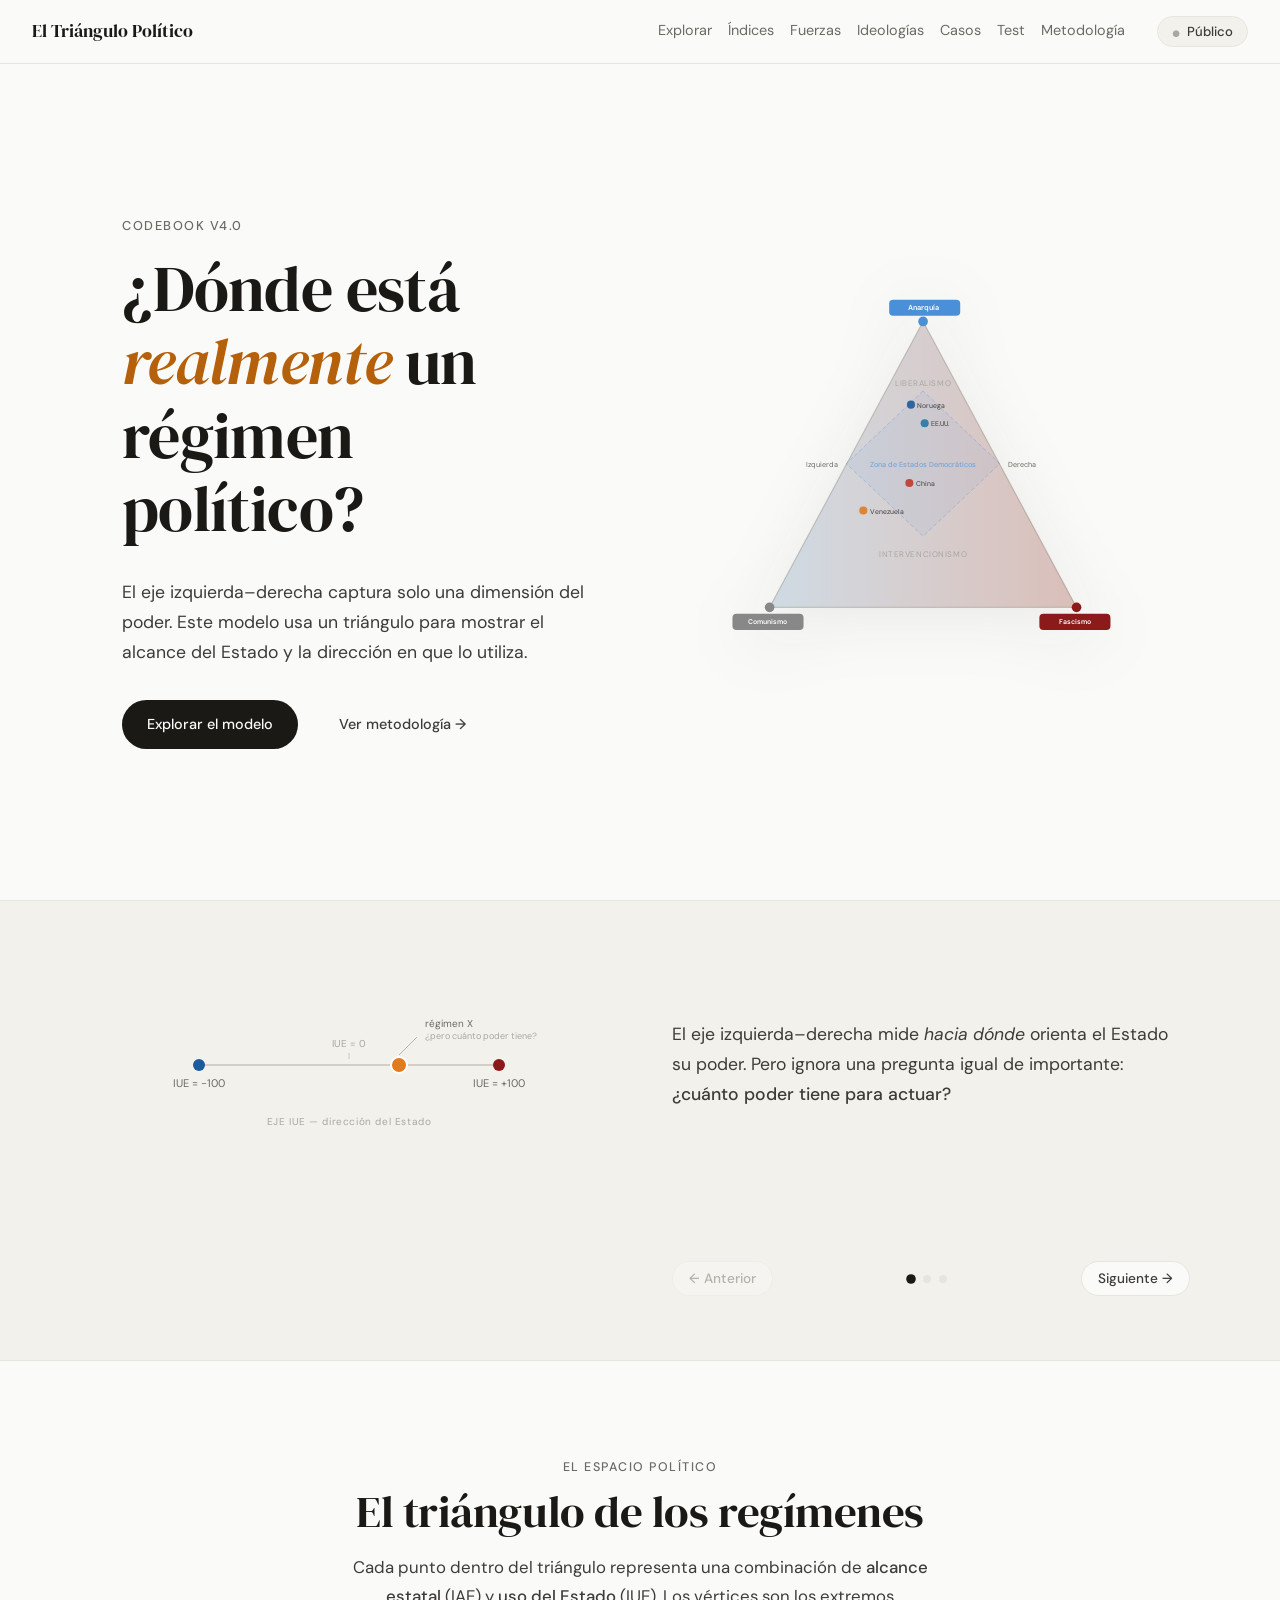
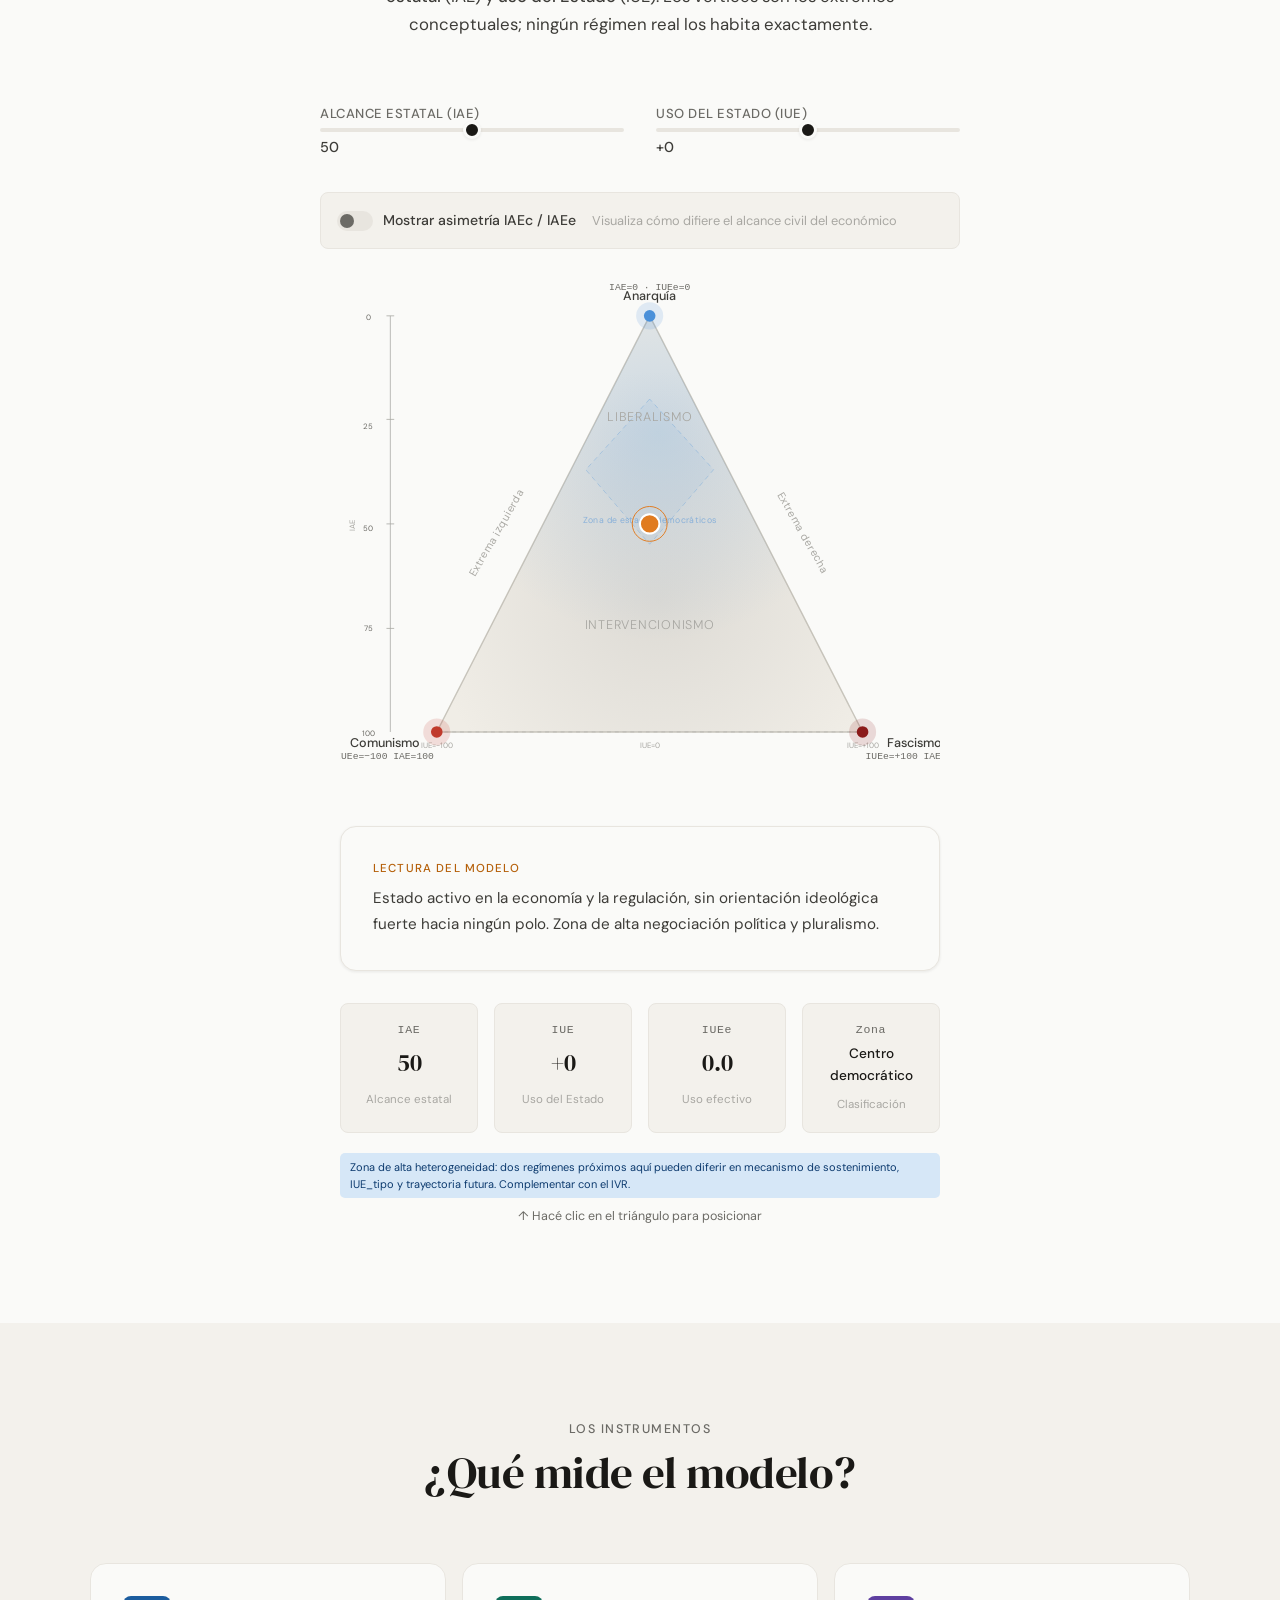
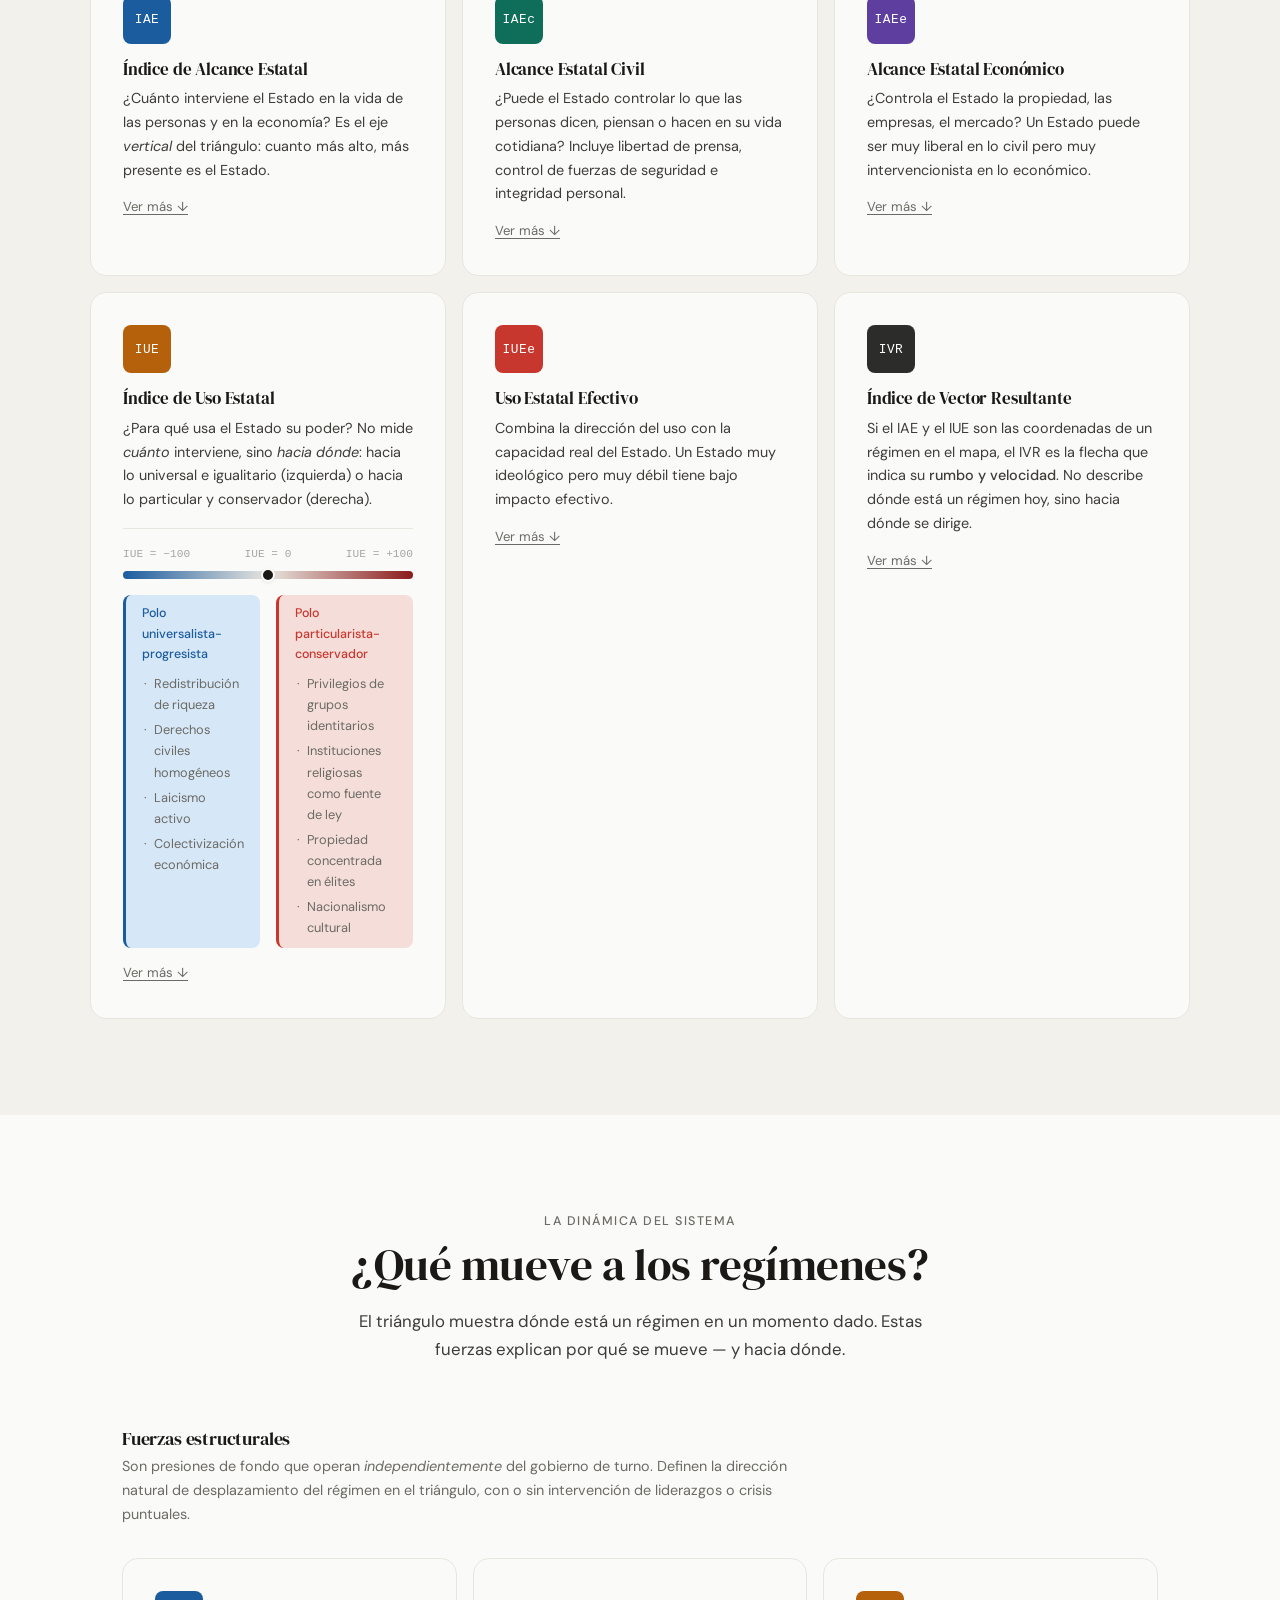
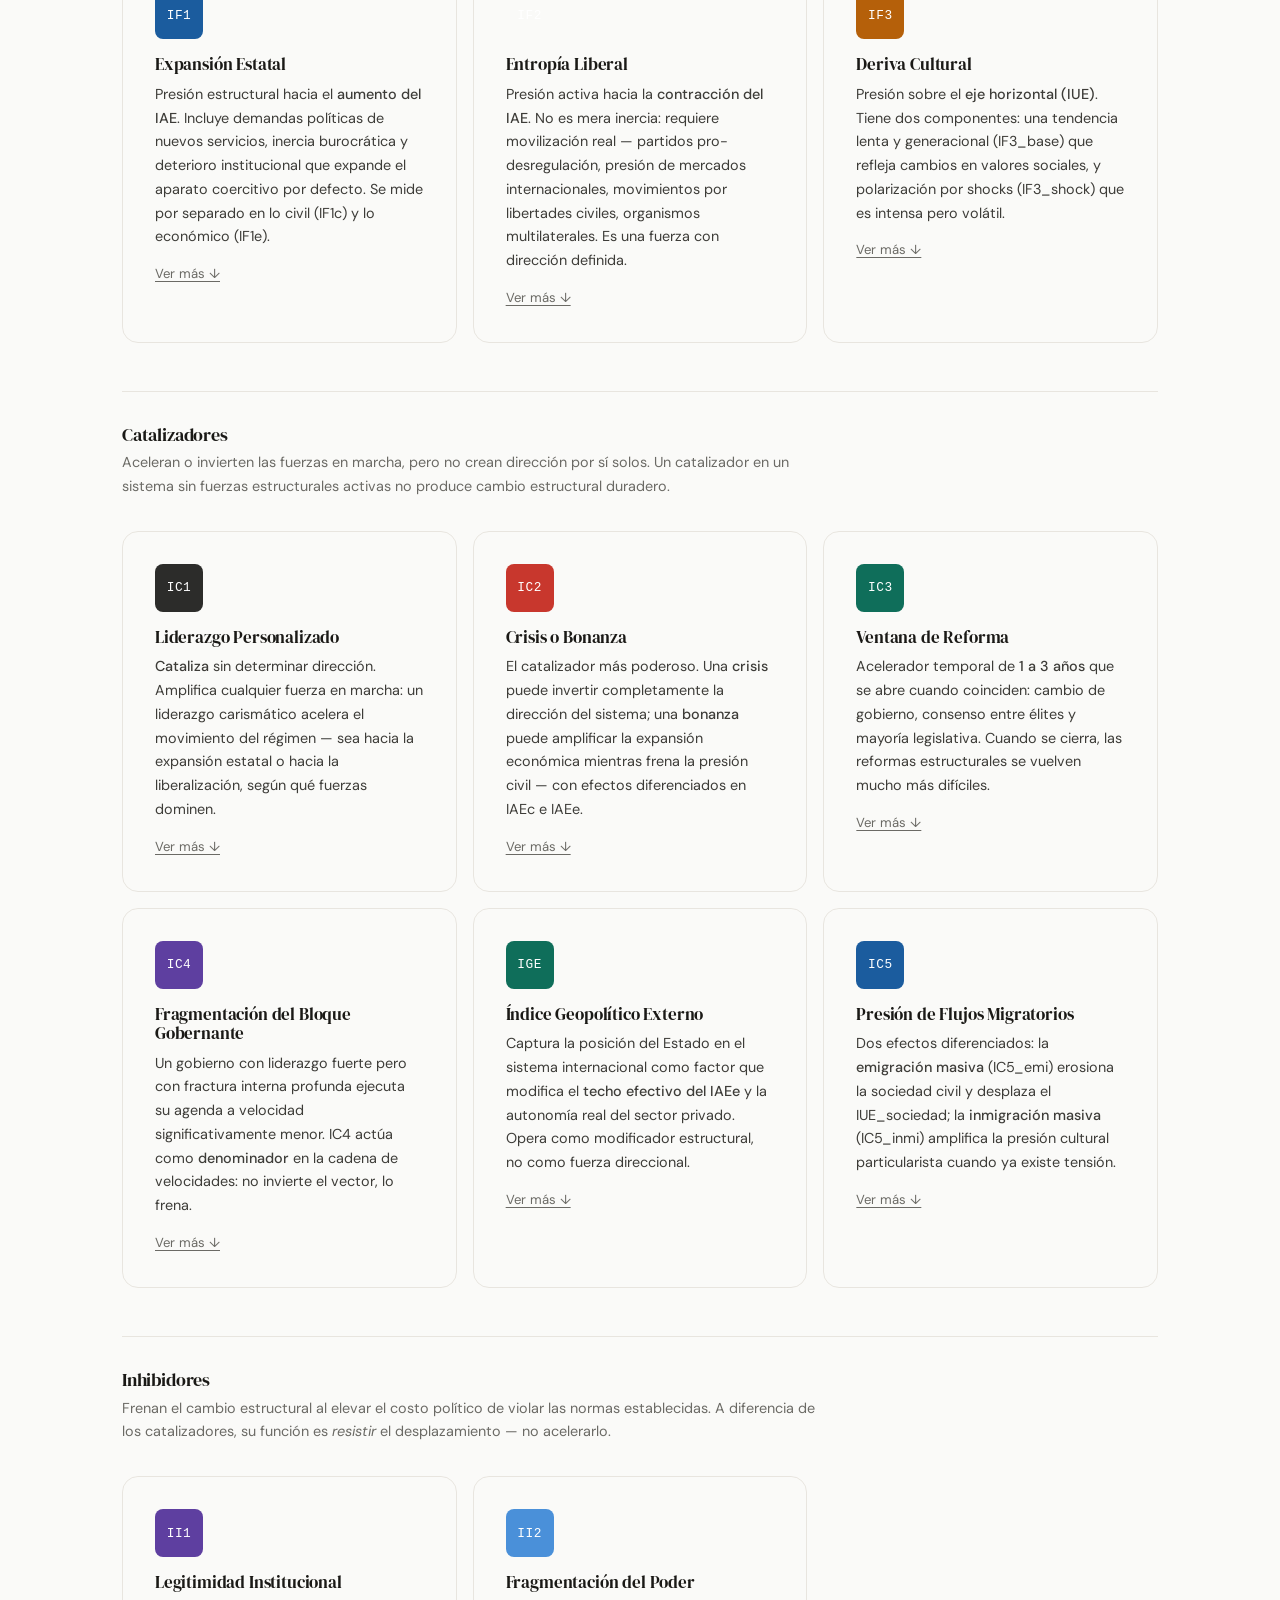
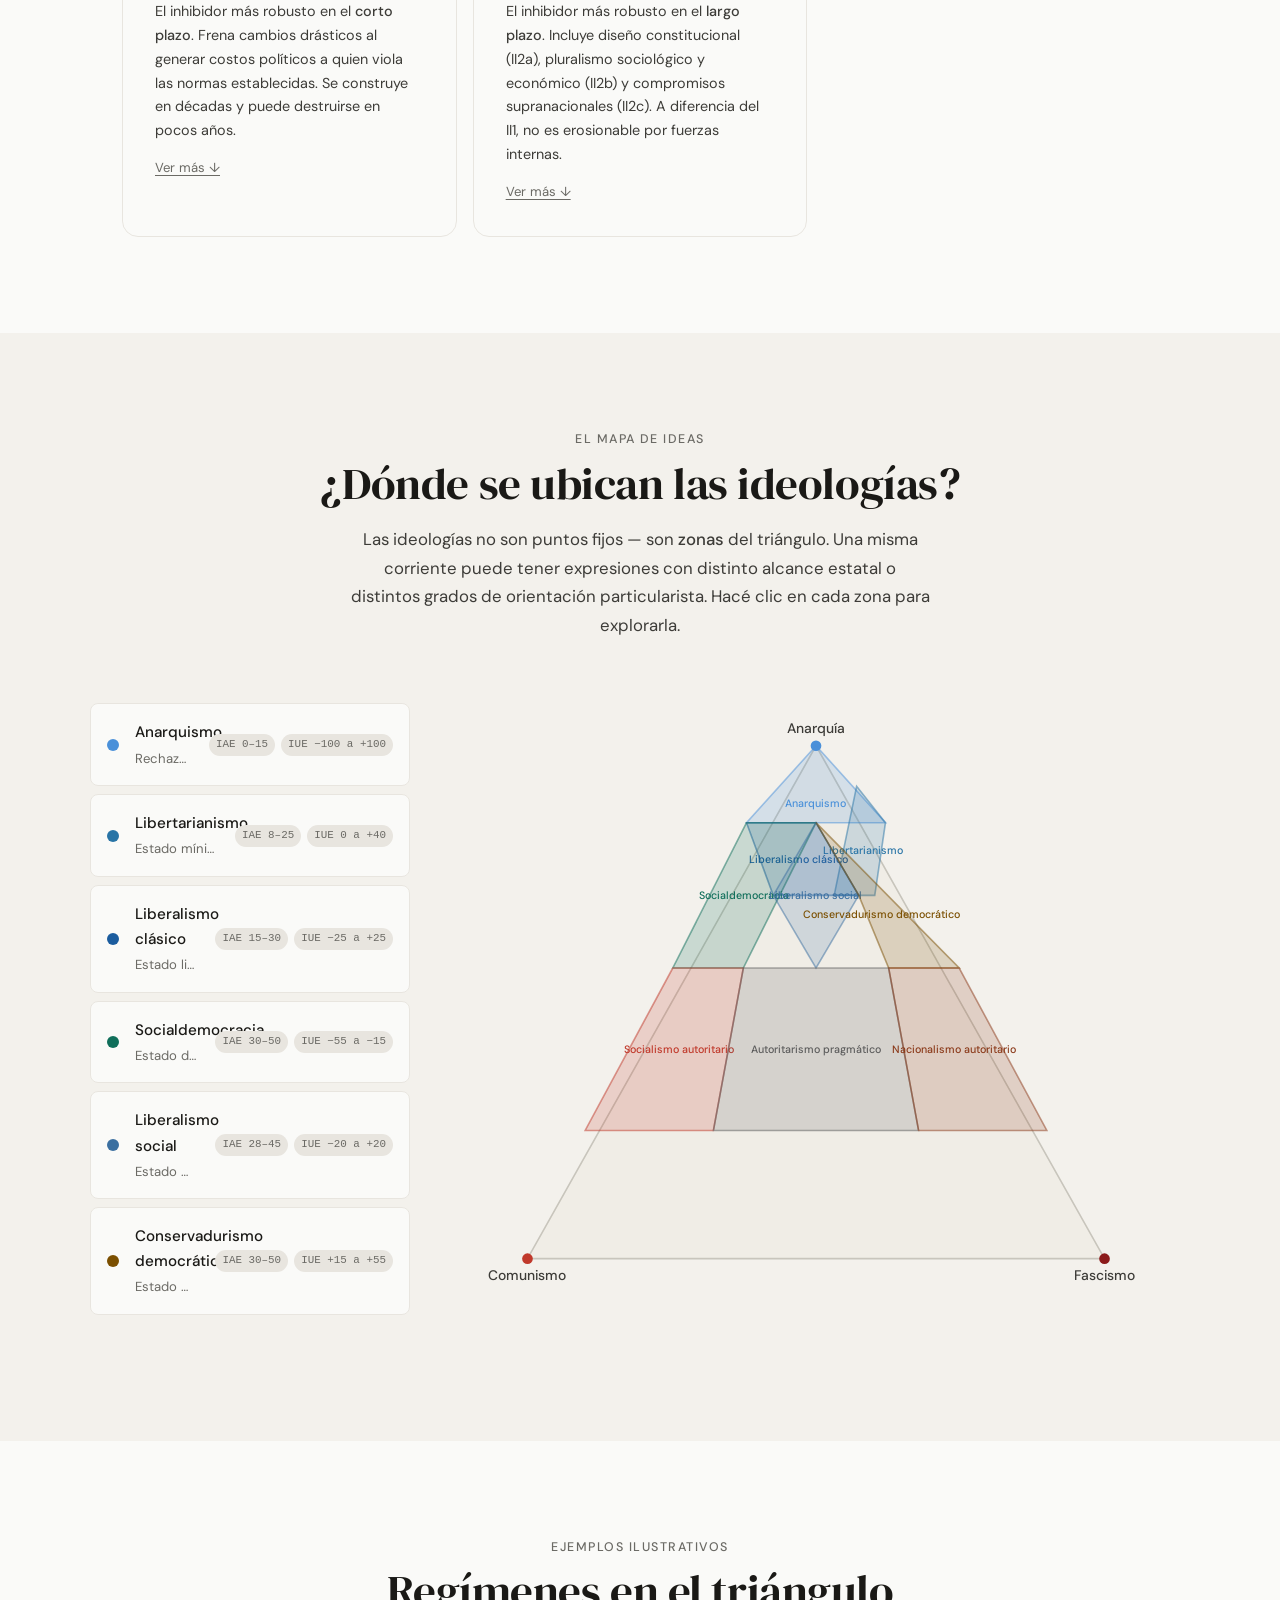
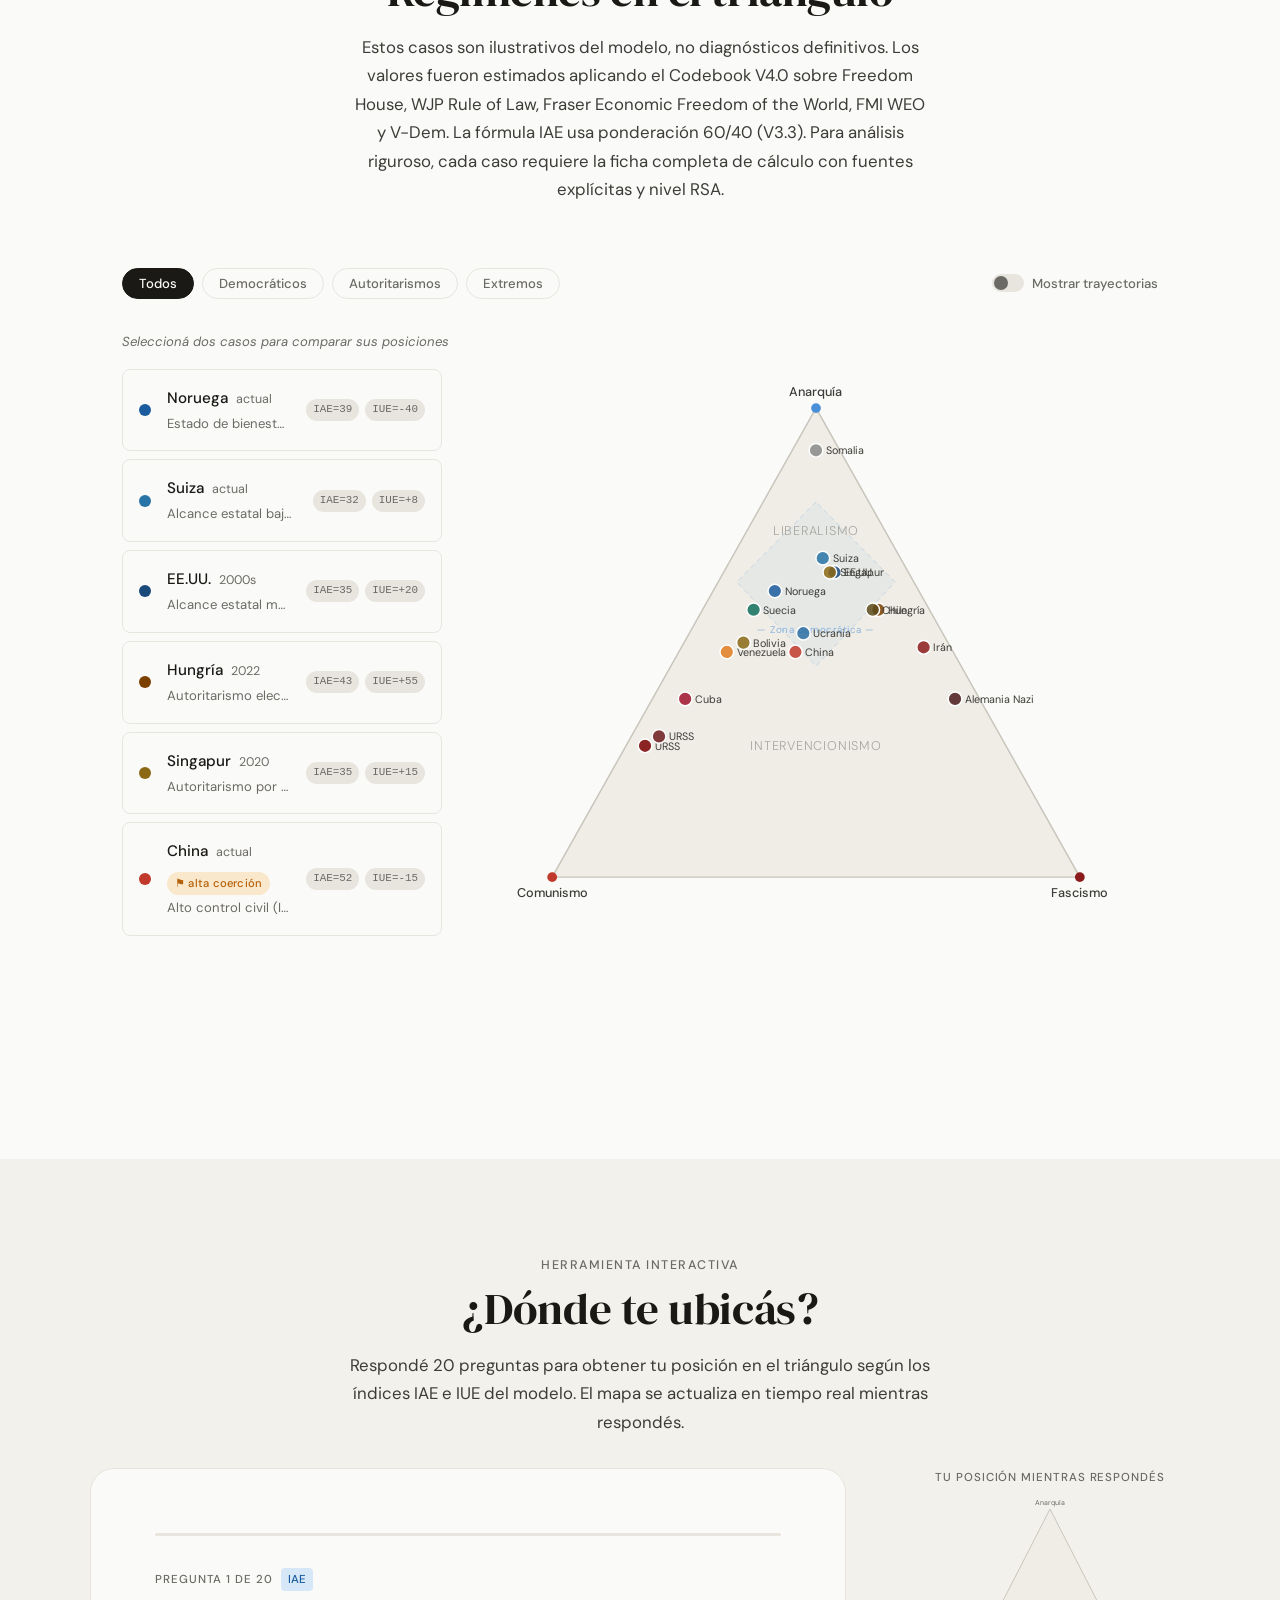
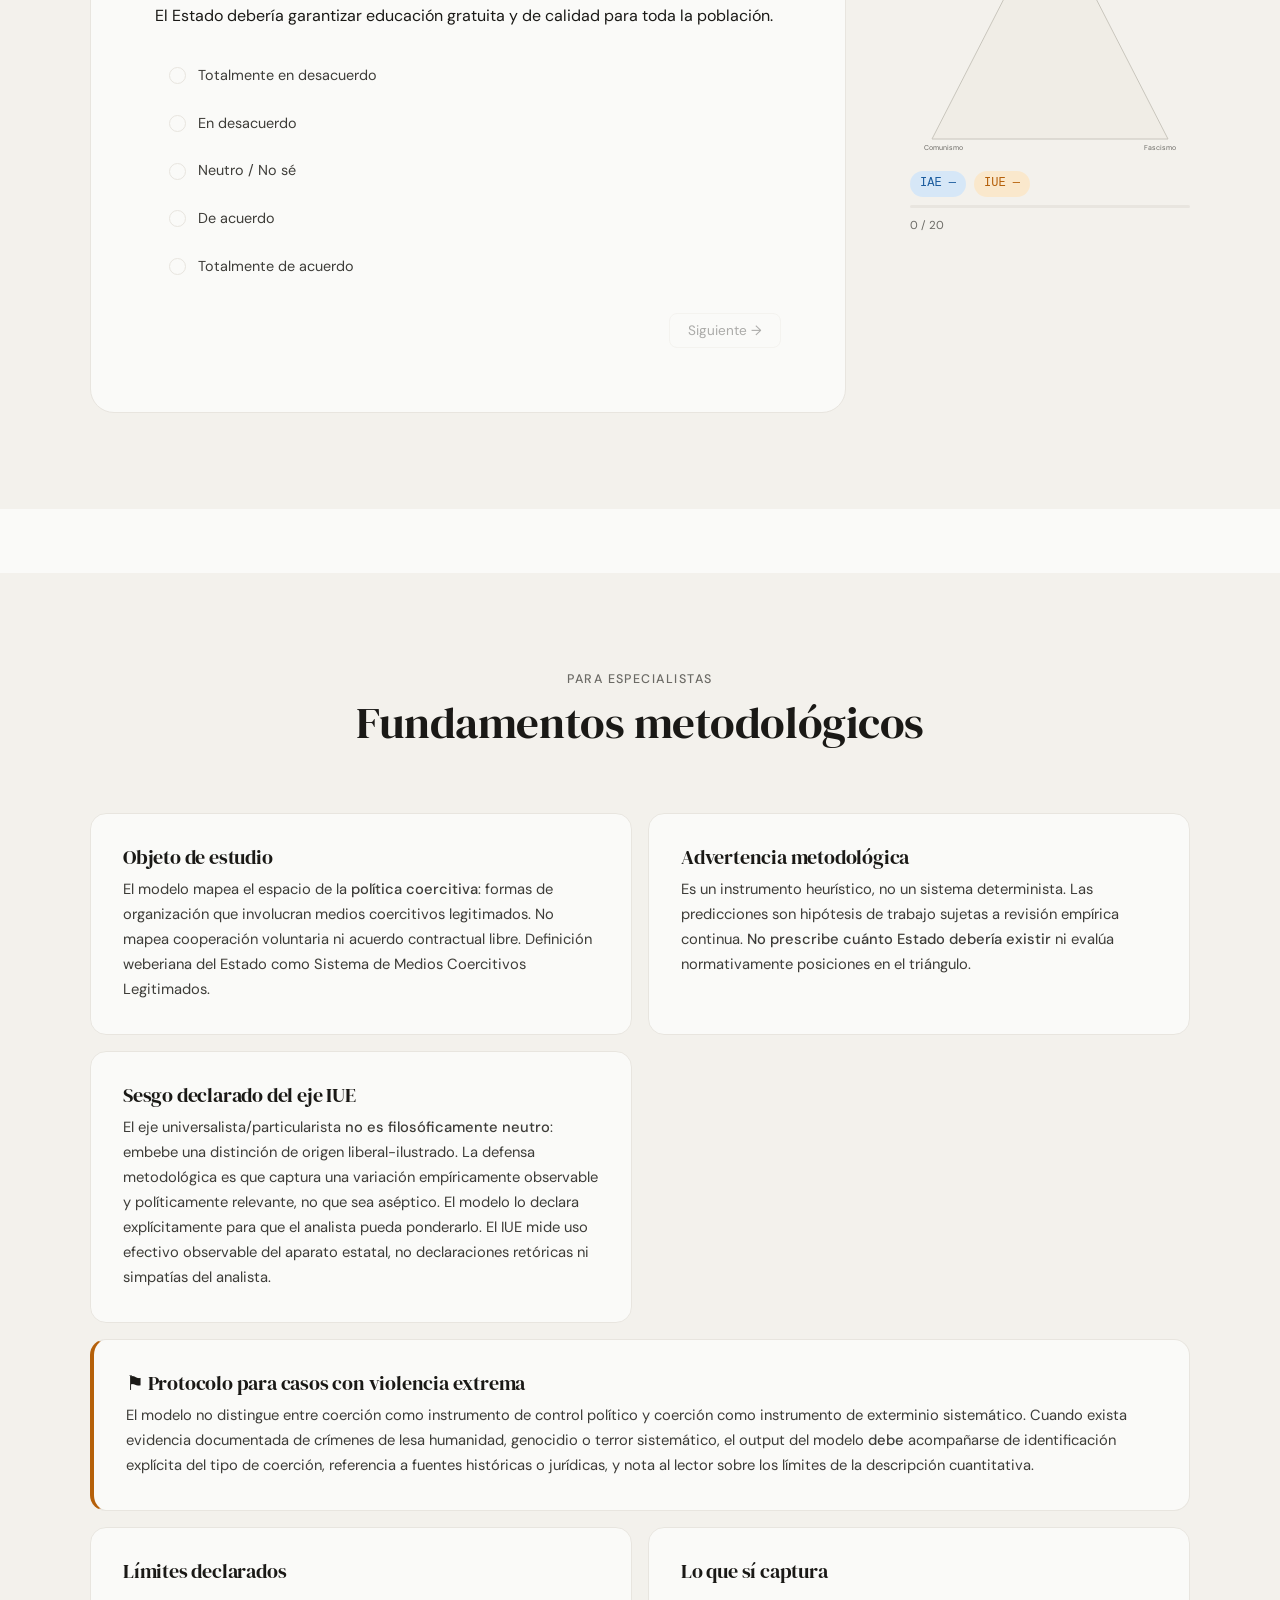
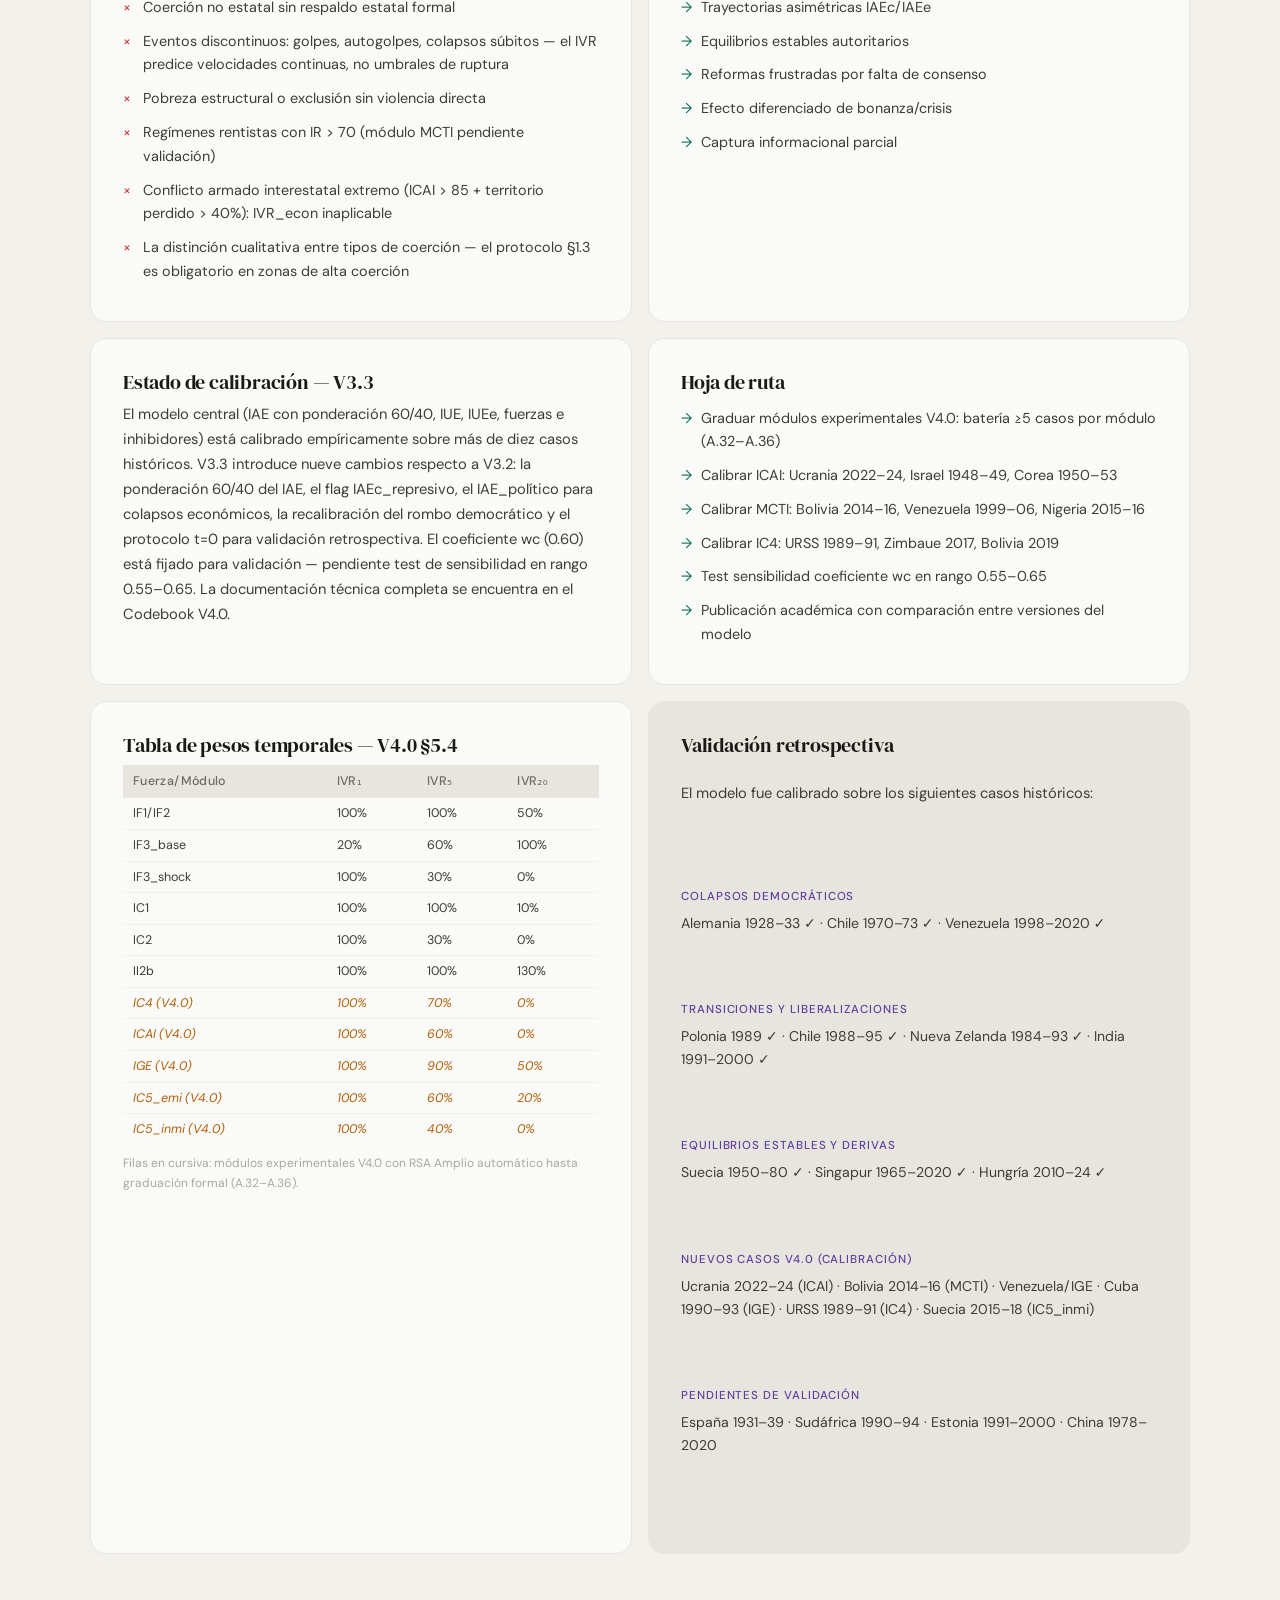
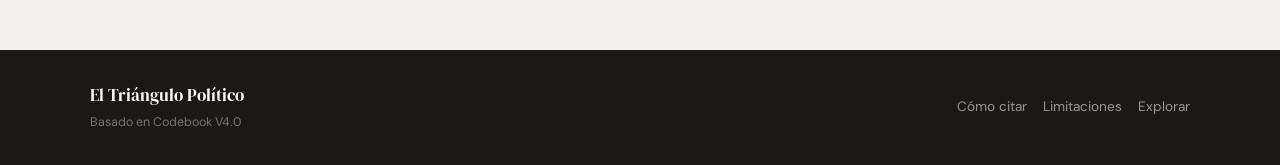
<file: index.html>
<!DOCTYPE html>
<html lang="es">
<head>
  <meta charset="UTF-8" />
  <meta name="viewport" content="width=device-width, initial-scale=1.0" />
  <title>El Triángulo Político</title>
  <meta name="description" content="Un modelo analítico para describir, comparar y proyectar la trayectoria de regímenes políticos." />
  <link rel="preconnect" href="https://fonts.googleapis.com" />
  <link rel="preconnect" href="https://fonts.gstatic.com" crossorigin />
  <link href="https://fonts.googleapis.com/css2?family=DM+Serif+Display:ital@0;1&family=DM+Sans:wght@300;400;500&display=swap" rel="stylesheet" />
  <link rel="stylesheet" href="style.css" />
</head>
<body>

  <!-- ═══════════════════════════════════ NAV ═══════════════════════════════════ -->
  <nav id="nav">
    <a href="#inicio" class="nav-logo">El Triángulo Político</a>
    <div class="nav-links">
      <a href="#triangulo">Explorar</a>
      <a href="#indices">Índices</a>
      <a href="#fuerzas">Fuerzas</a>
      <a href="#ideologias">Ideologías</a>
      <a href="#casos">Casos</a>
      <a href="#cuestionario">Test</a>
      <a href="#metodologia">Metodología</a>
    </div>
    <button class="nav-toggle" id="modeToggle" aria-label="Cambiar nivel de detalle">
      <span class="mode-indicator" id="modeIndicator" aria-hidden="true">●</span>
      <span id="modeLabel">Público</span>
    </button>
    <button class="nav-hamburger" id="hamburger" aria-label="Menú">☰</button>
  </nav>

  <!-- ══════════════════════════════════ HERO ═══════════════════════════════════ -->
  <section id="inicio" class="hero">
    <div class="hero-text">
      <p class="hero-eyebrow">Codebook V4.0</p>
      <h1>¿Dónde está<br /><em>realmente</em> un<br />régimen político?</h1>
      <p class="hero-sub">
        El eje izquierda–derecha captura solo una dimensión del poder.
        Este modelo usa un triángulo para mostrar el alcance del Estado
        y la dirección en que lo utiliza.
      </p>
      <div class="hero-ctas">
        <a href="#triangulo" class="btn btn-primary">Explorar el modelo</a>
        <a href="#metodologia" class="btn btn-ghost">Ver metodología →</a>
      </div>
    </div>
    <div class="hero-visual" id="heroVisual" aria-hidden="true">
      <!-- SVG del triángulo mini renderizado por JS -->
    </div>
  </section>

  <!-- ══════════════════ EXPLAINER ANIMADO: de 1D a 2D ════════════════════ -->
  <div class="hero-explainer">
    <div class="hero-exp-inner">
      <div class="hero-exp-anim" id="heroExpAnim" aria-hidden="true"></div>
      <div class="hero-exp-text">
        <p class="hero-exp-step active" data-step="0">El eje izquierda–derecha mide <em>hacia dónde</em> orienta el Estado su poder. Pero ignora una pregunta igual de importante: <strong>¿cuánto poder tiene para actuar?</strong></p>
        <p class="hero-exp-step" data-step="1">El <strong>IAE</strong> (Índice de Alcance Estatal) responde eso: va de 0 (anarquía — sin Estado) a 100 (control absoluto). El <strong>IUE</strong> (Índice de Uso Estatal) mide la dirección: −100 hacia lo universalista-igualitario, +100 hacia lo particularista-conservador.</p>
        <p class="hero-exp-step" data-step="2">Al combinar IAE e IUE, el espacio lineal se convierte en un <strong>triángulo</strong>. Los vértices son extremos conceptuales: anarquía (IAE=0), comunismo (IAE=100, IUE=−100) y fascismo (IAE=100, IUE=+100). Ningún régimen real los habita — pero todos se ubican en algún punto entre ellos.</p>
      </div>
      <div class="hero-exp-controls">
        <button class="hero-exp-btn" id="expPrev" disabled>← Anterior</button>
        <div class="hero-exp-dots">
          <span class="exp-dot active" data-step="0"></span>
          <span class="exp-dot" data-step="1"></span>
          <span class="exp-dot" data-step="2"></span>
        </div>
        <button class="hero-exp-btn" id="expNext">Siguiente →</button>
      </div>
    </div>
  </div>

  <!-- ══════════════════════════════ EL TRIÁNGULO ═══════════════════════════════ -->
  <section id="triangulo" class="section">
    <div class="section-header">
      <p class="section-tag">El espacio político</p>
      <h2>El triángulo de los regímenes</h2>
      <p class="section-desc">
        Cada punto dentro del triángulo representa una combinación de
        <strong>alcance estatal</strong> (IAE) y <strong>uso del Estado</strong> (IUE).
        Los vértices son los extremos conceptuales; ningún régimen real los habita exactamente.
      </p>
    </div>

    <!-- Controles del triángulo -->
    <div class="triangle-controls">
      <div class="control-group">
        <label for="iaeSlider">Alcance estatal (IAE)</label>
        <input type="range" id="iaeSlider" min="0" max="100" value="50" step="1"
          aria-valuemin="0" aria-valuemax="100" aria-valuenow="50"
          aria-valuetext="IAE 50 — alcance moderado" />
        <span class="control-val" id="iaeVal" aria-hidden="true">50</span>
      </div>
      <div class="control-group">
        <label for="iueSlider">Uso del Estado (IUE)</label>
        <input type="range" id="iueSlider" min="-100" max="100" value="0" step="1"
          aria-valuemin="-100" aria-valuemax="100" aria-valuenow="0"
          aria-valuetext="IUE 0 — centro pragmático" />
        <span class="control-val" id="iueVal" aria-hidden="true">0</span>
      </div>
    </div>

    <!-- Toggle vista dual IAEc / IAEe -->
    <div class="dual-view-toggle">
      <label class="dual-toggle-label">
        <input type="checkbox" id="dualViewToggle" />
        <span class="dual-toggle-track"></span>
        <span>Mostrar asimetría IAEc / IAEe</span>
      </label>
      <span class="dual-view-hint">Visualiza cómo difiere el alcance civil del económico</span>
    </div>
    <p id="dualViewHint" class="dual-view-context-hint" hidden></p>

    <!-- Triángulo SVG principal -->
    <div class="triangle-container">
      <svg id="mainTriangle" viewBox="0 0 620 530" xmlns="http://www.w3.org/2000/svg">
        <defs>
          <radialGradient id="gLiberal" cx="52%" cy="28%" r="50%">
            <stop offset="0%" stop-color="var(--c-liberal)" stop-opacity="0.22"/>
            <stop offset="100%" stop-color="var(--c-liberal)" stop-opacity="0"/>
          </radialGradient>
          <radialGradient id="gInterv" cx="52%" cy="68%" r="55%">
            <stop offset="0%" stop-color="var(--c-interv)" stop-opacity="0.18"/>
            <stop offset="100%" stop-color="var(--c-interv)" stop-opacity="0"/>
          </radialGradient>
          <marker id="arrowIVR" viewBox="0 0 10 10" refX="8" refY="5"
                  markerWidth="6" markerHeight="6" orient="auto-start-reverse">
            <path d="M2 1L8 5L2 9" fill="none" stroke="var(--c-ivr)" stroke-width="1.5"
                  stroke-linecap="round" stroke-linejoin="round"/>
          </marker>
        </defs>

        <!-- Escala IAE (lado izquierdo) -->
        <line x1="52" y1="36" x2="52" y2="466" stroke="var(--border-axis)" stroke-width="0.8"/>
        <text x="29" y="40" text-anchor="middle" font-family="DM Sans,sans-serif" font-size="8" fill="var(--ink-3)">0</text>
        <line x1="48" y1="36" x2="56" y2="36" stroke="var(--border-axis)" stroke-width="0.8"/>
        <text x="29" y="153" text-anchor="middle" font-family="DM Sans,sans-serif" font-size="8" fill="var(--ink-3)">25</text>
        <line x1="48" y1="143" x2="56" y2="143" stroke="var(--border-axis)" stroke-width="0.8"/>
        <text x="29" y="258" text-anchor="middle" font-family="DM Sans,sans-serif" font-size="8" fill="var(--ink-3)">50</text>
        <line x1="48" y1="251" x2="56" y2="251" stroke="var(--border-axis)" stroke-width="0.8"/>
        <text x="29" y="362" text-anchor="middle" font-family="DM Sans,sans-serif" font-size="8" fill="var(--ink-3)">75</text>
        <line x1="48" y1="359" x2="56" y2="359" stroke="var(--border-axis)" stroke-width="0.8"/>
        <text x="29" y="470" text-anchor="middle" font-family="DM Sans,sans-serif" font-size="8" fill="var(--ink-3)">100</text>
        <text x="15" y="253" text-anchor="middle" font-family="DM Sans,sans-serif" font-size="8" fill="var(--ink-4)" transform="rotate(-90,15,253)">IAE</text>

        <!-- Triángulo principal -->
        <polygon id="triPolygon"
          points="320,36 100,466 540,466"
          fill="var(--bg-triangle)"
          stroke="var(--border-main)"
          stroke-width="1.5"/>
        <polygon points="320,36 100,466 540,466" fill="url(#gLiberal)"/>
        <polygon points="320,36 100,466 540,466" fill="url(#gInterv)"/>

        <!-- Zona democrática IAE 20-55 (V4.0 — calibrada con ponderación 60/40) -->
        <polygon
          points="320,122 254,195 320,272 386,195"
          fill="rgba(74,144,217,0.06)" stroke="rgba(74,144,217,0.30)"
          stroke-width="1" stroke-dasharray="5 4"/>
        <text x="320" y="250" text-anchor="middle"
              font-family="DM Sans,sans-serif" font-size="9"
              fill="rgba(74,144,217,0.55)" letter-spacing="0.04em">Zona de estados democráticos</text>

        <!-- Etiquetas de zona -->
        <text class="zone-label" x="320" y="145" text-anchor="middle">Liberalismo</text>
        <text class="zone-label" x="320" y="360" text-anchor="middle">Intervencionismo</text>

        <!-- Etiquetas laterales -->
        <text x="165" y="262" text-anchor="middle" class="side-label" transform="rotate(-60,165,262)">Extrema izquierda</text>
        <text x="475" y="262" text-anchor="middle" class="side-label" transform="rotate(60,475,262)">Extrema derecha</text>

        <!-- Eje IUE con valores -->
        <line x1="100" y1="466" x2="540" y2="466" stroke="var(--border-axis)" stroke-width="0.5" stroke-dasharray="4 4"/>
        <text x="100" y="483" text-anchor="middle" font-family="DM Sans,sans-serif" font-size="8" fill="var(--ink-4)">IUE=−100</text>
        <text x="320" y="483" text-anchor="middle" font-family="DM Sans,sans-serif" font-size="8" fill="var(--ink-4)">IUE=0</text>
        <text x="540" y="483" text-anchor="middle" font-family="DM Sans,sans-serif" font-size="8" fill="var(--ink-4)">IUE=+100</text>

        <!-- Vértices clicables -->
        <g class="vertex" id="v-anarquia" data-key="anarquia" tabindex="0" role="button" aria-label="Vértice Anarquía">
          <circle cx="320" cy="36" r="14" fill="var(--c-anarquia)" opacity="0.15"/>
          <circle cx="320" cy="36" r="6" fill="var(--c-anarquia)"/>
          <text x="320" y="20" text-anchor="middle" class="vertex-label">Anarquía</text>
          <text x="320" y="9" text-anchor="middle" class="vertex-sub">IAE=0 · IUEe=0</text>
        </g>
        <g class="vertex" id="v-comunismo" data-key="comunismo" tabindex="0" role="button" aria-label="Vértice Comunismo">
          <circle cx="100" cy="466" r="14" fill="var(--c-comunismo)" opacity="0.15"/>
          <circle cx="100" cy="466" r="6" fill="var(--c-comunismo)"/>
          <text x="46" y="482" text-anchor="middle" class="vertex-label">Comunismo</text>
          <text x="46" y="494" text-anchor="middle" class="vertex-sub">IUEe=−100 IAE=100</text>
        </g>
        <g class="vertex" id="v-fascismo" data-key="fascismo" tabindex="0" role="button" aria-label="Vértice Fascismo / Teocracia">
          <circle cx="540" cy="466" r="14" fill="var(--c-fascismo)" opacity="0.15"/>
          <circle cx="540" cy="466" r="6" fill="var(--c-fascismo)"/>
          <text x="594" y="482" text-anchor="middle" class="vertex-label">Fascismo</text>
          <text x="594" y="494" text-anchor="middle" class="vertex-sub">IUEe=+100 IAE=100</text>
        </g>

        <!-- Punto de usuario -->
        <g id="userPoint">
          <circle id="userDot" cx="320" cy="251" r="10" fill="var(--c-user)" stroke="white" stroke-width="2" opacity="0"/>
          <circle id="userPulse" cx="320" cy="251" r="18" fill="none" stroke="var(--c-user)" stroke-width="1" opacity="0"/>
        </g>
        <!-- Vista dual -->
        <g id="dualPointC" opacity="0">
          <circle id="dualDotC" cx="320" cy="251" r="8" fill="var(--c-iaec-bg)" stroke="white" stroke-width="1.5"/>
          <text id="dualLabelC" x="320" y="236" text-anchor="middle" font-family="DM Sans, sans-serif" font-size="9" fill="var(--c-iaec-bg)">IAEc</text>
        </g>
        <line id="dualLine" x1="320" y1="251" x2="320" y2="251" stroke="var(--c-iaec-bg)" stroke-width="1.5" stroke-dasharray="4 3" opacity="0"/>
        <!-- Vector IVR -->
        <line id="ivrVector" x1="320" y1="251" x2="320" y2="186" stroke="var(--c-ivr)" stroke-width="2.5" stroke-dasharray="6 3" marker-end="url(#arrowIVR)" opacity="0"/>
      </svg>

      <!-- Tooltip flotante -->
      <div id="triangleTooltip" class="tri-tooltip" role="tooltip" hidden>
        <p class="tt-name"></p>
        <p class="tt-desc"></p>
        <div class="tt-indices"></div>
      </div>
    </div>

    <!-- Lectura contextual viva -->
    <div class="context-reading" id="contextReading">
      <div class="context-reading-inner">
        <span class="context-reading-tag">Lectura del modelo</span>
        <p id="contextText">Mueve los sliders o haz clic en el triángulo para ver la interpretación de esta posición.</p>
        <div class="context-reading-student student-only" id="contextStudent" hidden>
          <span class="context-student-label">Lógica del modelo</span>
          <p id="contextStudentText"></p>
        </div>
        <div class="context-reading-expert expert-only" id="contextExpert" hidden>
          <span class="context-expert-label">Nota técnica</span>
          <p id="contextExpertText"></p>
        </div>
      </div>
    </div>

    <!-- Panel de posición calculada -->
    <div class="position-panel" id="positionPanel" aria-live="polite" aria-label="Posición calculada en el triángulo">
      <div class="pos-item">
        <span class="pos-label">IAE</span>
        <span class="pos-value" id="posIAE">—</span>
        <span class="pos-desc">Alcance estatal</span>
      </div>
      <div class="pos-item">
        <span class="pos-label">IUE</span>
        <span class="pos-value" id="posIUE">—</span>
        <span class="pos-desc">Uso del Estado</span>
      </div>
      <div class="pos-item">
        <span class="pos-label">IUEe</span>
        <span class="pos-value" id="posIUEe">—</span>
        <span class="pos-desc">Uso efectivo</span>
      </div>
      <div class="pos-item">
        <span class="pos-label">Zona</span>
        <span class="pos-value pos-zone" id="posZone">—</span>
        <span class="pos-desc">Clasificación</span>
      </div>
      <!-- Modo especialista: fórmulas y sensibilidad -->
      <div class="pos-expert-panel expert-only" id="posExpertPanel" hidden>
        <div class="pos-expert-title">Modo especialista — V3.3</div>
        <div class="pos-formulas">
          <code>IAE (V3.3) = (IAEc×0.60) + (IAEe×0.40) = <span id="posFormIAE">—</span></code>
          <code>IUEe = (IUE / 100) × IAE = <span id="posFormIUEe">—</span></code>
          <code>Asimetría IAEc/IAEe: <span id="posFormAsym">—</span></code>
        </div>
        <div id="posIAEcRepresivo" class="pos-iaec-represivo-flag" hidden></div>
        <div class="pos-sensitivity">
          <span class="pos-sens-label">Sensibilidad ±5 IAE</span>
          <div class="pos-sens-row">
            <span class="pos-sens-minus" id="posSensZoneMinus">—</span>
            <span class="pos-sens-center">→ <strong id="posZoneSens">—</strong> →</span>
            <span class="pos-sens-plus" id="posSensZonePlus">—</span>
          </div>
        </div>
        <div class="pos-confidence">
          <span class="pos-conf-label">Confianza metodológica</span>
          <div class="pos-conf-bar-wrap">
            <div class="pos-conf-bar" id="posConfBar"></div>
          </div>
          <span class="pos-conf-text" id="posConfText">—</span>
        </div>
      </div>
    </div>

    <!-- Hint de primer uso: clic en el triángulo -->
    <div class="triangle-click-hint" id="triClickHint" aria-hidden="true">
      <span>↑ Hacé clic en el triángulo para posicionar</span>
    </div>
  </section>

  <!-- ════════════════════════════════ ÍNDICES ═════════════════════════════════ -->
  <section id="indices" class="section section-alt">
    <div class="section-header">
      <p class="section-tag">Los instrumentos</p>
      <h2>¿Qué mide el modelo?</h2>
    </div>

    <div class="indices-grid">

      <article class="index-card" data-index="iae">
        <div class="card-icon" style="background:var(--c-iae-bg)">IAE</div>
        <h3>Índice de Alcance Estatal</h3>
        <p class="card-plain">
          ¿Cuánto interviene el Estado en la vida de las personas y en la economía?
          Es el eje <em>vertical</em> del triángulo: cuanto más alto, más presente es el Estado.
        </p>
        <div class="card-student student-only" hidden>
          <span class="card-student-label">La trampa del IAE bajo</span>
          <p>Somalia en los años 90 tenía IAE cercano a cero, pero no era un paraíso liberal: era un Estado fallido. El IAE mide la <em>capacidad coercitiva del Estado</em>, no la libertad real de sus habitantes. Un IAE bajo por colapso es diferente a uno bajo por diseño institucional.</p>
        </div>
        <div class="card-technical" hidden>
          <code>IAE = (IAEc × 0.60) + (IAEe × 0.40)</code>
          <p>V3.3: pondera con primacía del alcance civil (60%). Justificación: el control físico e informacional es condición del control económico, no a la inversa. Cuando IAEe &lt; 10 (colapso económico) se usa IAE_político = max(IAEc, IAEe) §2.2.0. Sensibilidad del coeficiente wc en rango 0.55–0.65 pendiente de validación.</p>
        </div>
        <button class="card-toggle">Ver más ↓</button>
      </article>

      <article class="index-card" data-index="iaec">
        <div class="card-icon" style="background:var(--c-iaec-bg)">IAEc</div>
        <h3>Alcance Estatal Civil</h3>
        <p class="card-plain">
          ¿Puede el Estado controlar lo que las personas dicen, piensan o hacen en su vida cotidiana?
          Incluye libertad de prensa, control de fuerzas de seguridad e integridad personal.
        </p>
        <div class="card-student student-only" hidden>
          <span class="card-student-label">La asimetría civil–económica</span>
          <p>China muestra un IAEc muy alto (control político total) con un IAEe moderado (economía parcialmente liberalizada). Esto produce una asimetría estructural que el modelo capta y que los ejes tradicionales no pueden representar.</p>
        </div>
        <div class="card-technical" hidden>
          <code>IAEc_efectivo = IAEc_formal × (1 − FTE)</code>
          <p>IAEc_formal = Freedom House Civil Liberties (30%, escala invertida) + WJP Rule of Law Index (25%, invertido) + Ecosistema informacional (30%: RSF×0.5 + captura indirecta×0.3 + manipulación digital×0.2) + control FF.AA. con criterios observables (15%). FTE máximo = 0.80.</p>
        </div>
        <button class="card-toggle">Ver más ↓</button>
      </article>

      <article class="index-card" data-index="iaee">
        <div class="card-icon" style="background:var(--c-iaee-bg)">IAEe</div>
        <h3>Alcance Estatal Económico</h3>
        <p class="card-plain">
          ¿Controla el Estado la propiedad, las empresas, el mercado?
          Un Estado puede ser muy liberal en lo civil pero muy intervencionista en lo económico.
        </p>
        <div class="card-student student-only" hidden>
          <span class="card-student-label">El corrector de captura</span>
          <p>Si las élites privadas capturan al Estado, el control <em>formal</em> y el <em>efectivo</em> divergen: el Estado proclama intervenir pero en la práctica beneficia a actores privados. La fórmula ajusta el IAEe formal por ese factor de captura.</p>
        </div>
        <div class="card-technical" hidden>
          <code>IAEe_efectivo = IAEe_formal × (1 − CE × 0.30)</code>
          <p>IAEe_formal = FMI WEO Gasto/PIB (35%) + Fraser EFW Tax Burden invertido (25%) + Fraser EFW Labor Market invertido (20%) + sector público empresarial con criterios observables (20%). CE = Corrector de Captura por Élites (puerta giratoria, contratos sin licitación, HHI sectorial, financiamiento electoral). Hiperinflación &gt;100% anual aplica corrector adicional: <code>IAEe_ef = IAEe_formal × (1 − min(inflación/800, 0.95))</code>.</p>
        </div>
        <button class="card-toggle">Ver más ↓</button>
      </article>

      <article class="index-card" data-index="iue">
        <div class="card-icon" style="background:var(--c-iue-bg)">IUE</div>
        <h3>Índice de Uso Estatal</h3>
        <p class="card-plain">
          ¿Para qué usa el Estado su poder? No mide <em>cuánto</em> interviene, sino <em>hacia dónde</em>:
          hacia lo universal e igualitario (izquierda) o hacia lo particular y conservador (derecha).
        </p>
        <!-- Eje IUE interactivo -->
        <div class="iue-axis-wrap">
          <div class="iue-axis-labels">
            <span>IUE = −100</span>
            <span>IUE = 0</span>
            <span>IUE = +100</span>
          </div>
          <div class="iue-axis-bar">
            <div class="iue-axis-track">
              <div class="iue-axis-fill-left"></div>
              <div class="iue-axis-fill-right"></div>
            </div>
            <div class="iue-axis-marker" id="iueAxisMarker"></div>
          </div>
          <div class="iue-axis-poles">
            <div class="iue-pole iue-pole-left">
              <strong>Polo universalista-progresista</strong>
              <ul>
                <li>Redistribución de riqueza</li>
                <li>Derechos civiles homogéneos</li>
                <li>Laicismo activo</li>
                <li>Colectivización económica</li>
              </ul>
            </div>
            <div class="iue-pole iue-pole-right">
              <strong>Polo particularista-conservador</strong>
              <ul>
                <li>Privilegios de grupos identitarios</li>
                <li>Instituciones religiosas como fuente de ley</li>
                <li>Propiedad concentrada en élites</li>
                <li>Nacionalismo cultural</li>
              </ul>
            </div>
          </div>
        </div>
        <div class="card-student student-only" hidden>
          <span class="card-student-label">¿Por qué no es solo izquierda/derecha convencional?</span>
          <p>La distinción izquierda/derecha clásica mezcla dirección con alcance. Un Estado puede ser muy intervencionista (alto IAE) y orientado hacia derechos universales (IUE negativo), como Suecia, o igualmente intervencionista pero orientado a privilegiar una identidad nacional particular (IUE positivo), como la Alemania nazi. El IUE separa esa dimensión.</p>
        </div>
        <div class="card-technical" hidden>
          <code>IUE = Σ (componente_i × peso_i); IUE_comp = (estimación_0–100 − 50) × 2</code>
          <p>5 componentes: retórica oficial (15%), política redistributiva vs. identitaria (20%), marco legal de identidad colectiva (20%), composición de coalición gobernante (25%), política exterior y alianzas (20%). Fuentes: análisis de discurso con tabla de calibración 2.3a, OCDE/BM, V-Dem, CEPII. Mide uso efectivo observable, no retórica de campaña. <em class="iue-bias-note">Nota metodológica: el eje embebe un sesgo liberal-ilustrado en la distinción universalista/particularista. No es filosóficamente neutro, pero captura una variación empíricamente observable y políticamente relevante. El modelo lo declara explícitamente.</em></p>
        </div>
        <button class="card-toggle">Ver más ↓</button>
      </article>

      <article class="index-card" data-index="iuee">
        <div class="card-icon" style="background:var(--c-iuee-bg)">IUEe</div>
        <h3>Uso Estatal Efectivo</h3>
        <p class="card-plain">
          Combina la dirección del uso con la capacidad real del Estado.
          Un Estado muy ideológico pero muy débil tiene bajo impacto efectivo.
        </p>
        <div class="card-student student-only" hidden>
          <span class="card-student-label">Por qué el IUEe importa más que el IUE solo</span>
          <p>Dos regímenes pueden tener el mismo IUE (misma orientación ideológica), pero si uno tiene IAE=30 y el otro IAE=90, su impacto real es radicalmente diferente. El IUEe captura esa diferencia: la intensidad ideológica <em>ponderada por el poder real para aplicarla</em>.</p>
        </div>
        <div class="card-technical" hidden>
          <code>IUEe = (IUE / 100) × IAE</code>
          <p>Producto del vector de uso por el alcance real. Permite comparar regímenes con similares IUE pero distinto poder.</p>
        </div>
        <button class="card-toggle">Ver más ↓</button>
      </article>

      <article class="index-card" data-index="ivr">
        <div class="card-icon" style="background:var(--c-ivr-bg)">IVR</div>
        <h3>Índice de Vector Resultante</h3>
        <p class="card-plain">
          Si el IAE y el IUE son las coordenadas de un régimen en el mapa,
          el IVR es la flecha que indica su <strong>rumbo y velocidad</strong>.
          No describe dónde está un régimen hoy, sino hacia dónde se dirige.
        </p>
        <div class="card-student student-only" hidden>
          <span class="card-student-label">Tres horizontes temporales</span>
          <p><strong>IVR₁ (1–3 años):</strong> dominan el liderazgo personal (IC1), las crisis o bonanzas (IC2) y la ventana de reforma (IC3) — el período justo tras un cambio de gobierno donde las transformaciones estructurales son posibles.</p>
          <p><strong>IVR₅ (5–10 años):</strong> las crisis puntuales pesan menos. La deriva cultural comienza a acumularse. Las instituciones muestran si pueden resistir o colapsan.</p>
          <p><strong>IVR₂₀ (15–30 años):</strong> los líderes son irrelevantes — son mortales. Lo que define el futuro es la cultura política acumulada y la fragmentación sociológica del poder (II2b), el predictor estructural más robusto a este horizonte.</p>
          <p style="margin-top:10px"><strong>Qué puede predecir el modelo:</strong> dada una crisis, en qué dirección es más probable que se mueva el sistema; dado el equilibrio actual de fuerzas, cuál es la trayectoria más probable; dado un cambio de gobierno, cuán grande es la ventana de reforma.</p>
          <p><strong>Qué no puede predecir:</strong> cuándo ocurrirá una crisis, quién ganará una elección específica, si un líder será derrocado, la velocidad exacta del cambio, ni shocks geopolíticos imprevisibles.</p>
        </div>
        <div class="card-technical" hidden>
          <p>V4.0 — Cadena completa Vel₁_civil: (1) IVR₁=IF1c−IF2c; (2) ×(1+IC1/100)×(1+IC2/100)×II1×II2; (3) ×tanh PE_civil; (4) ÷(1+IC4/100) si IC4 activo; (5) ×(1−ICAI/150) si ICAI activo. Cadena Vel₁_econ: 8 pasos análogos con IC4 divisor 200. Pesos temporales: IC4 100%/70%/0%; ICAI 100%/60%/0%; IGE 100%/90%/50%; IC5_emi 100%/60%/20%; IC5_inmi 100%/40%/0%.</p>
        </div>
        <button class="card-toggle">Ver más ↓</button>
      </article>

    </div>
  </section>

  <!-- ══════════════════════ FUERZAS, CATALIZADORES E INHIBIDORES ══════════════ -->
  <section id="fuerzas" class="section">
    <div class="section-header">
      <p class="section-tag">La dinámica del sistema</p>
      <h2>¿Qué mueve a los regímenes?</h2>
      <p class="section-desc">
        El triángulo muestra dónde está un régimen en un momento dado.
        Estas fuerzas explican por qué se mueve — y hacia dónde.
      </p>
    </div>

    <div class="indices-grid">

      <!-- ── Fuerzas estructurales ── -->
      <div class="fuerzas-subsection-header">
        <h3 class="fuerzas-subheading">Fuerzas estructurales</h3>
        <p class="fuerzas-subtext">
          Son presiones de fondo que operan <em>independientemente</em> del gobierno de turno.
          Definen la dirección natural de desplazamiento del régimen en el triángulo, con o sin intervención de liderazgos o crisis puntuales.
        </p>
      </div>

      <article class="index-card" data-index="if1">
        <div class="card-icon" style="background:var(--c-iae-bg)">IF1</div>
        <h3>Expansión Estatal</h3>
        <p class="card-plain">
          Presión estructural hacia el <strong>aumento del IAE</strong>. Incluye demandas políticas
          de nuevos servicios, inercia burocrática y deterioro institucional que expande
          el aparato coercitivo por defecto. Se mide por separado en lo civil (IF1c) y lo económico (IF1e).
        </p>
        <div class="card-student student-only" hidden>
          <span class="card-student-label">Por qué el Estado tiende a crecer</span>
          <p>Los burócratas tienen incentivos para expandir sus agencias. Las crisis crean demandas de intervención. Los grupos de interés presionan por regulaciones que los benefician. Todo esto genera una presión estructural de fondo hacia el aumento del IAE, independientemente de la ideología del gobierno. Contener IF1 requiere esfuerzo activo; crecer es el estado por defecto.</p>
        </div>
        <button class="card-toggle">Ver más ↓</button>
      </article>

      <article class="index-card" data-index="if2">
        <div class="card-icon" style="background:var(--c-teal)">IF2</div>
        <h3>Entropía Liberal</h3>
        <p class="card-plain">
          Presión activa hacia la <strong>contracción del IAE</strong>. No es mera inercia: requiere
          movilización real — partidos pro-desregulación, presión de mercados internacionales,
          movimientos por libertades civiles, organismos multilaterales. Es una fuerza con dirección definida.
        </p>
        <div class="card-student student-only" hidden>
          <span class="card-student-label">Por qué la liberalización es difícil</span>
          <p>Reducir el IAE requiere vencer resistencias concretas: sindicatos, empresas que se benefician de la regulación, burócratas que perderían sus puestos. La IF2 solo opera cuando hay actores con suficiente poder para empujar en esa dirección. Nueva Zelanda 1984–93 y Chile 1975–85 son casos históricos donde IF2 fue dominante. En la mayoría de los regímenes, IF2 pierde contra IF1 en el largo plazo.</p>
        </div>
        <button class="card-toggle">Ver más ↓</button>
      </article>

      <article class="index-card" data-index="if3">
        <div class="card-icon" style="background:var(--c-iue-bg)">IF3</div>
        <h3>Deriva Cultural</h3>
        <p class="card-plain">
          Presión sobre el <strong>eje horizontal (IUE)</strong>. Tiene dos componentes:
          una tendencia lenta y generacional (IF3_base) que refleja cambios en valores sociales,
          y polarización por shocks (IF3_shock) que es intensa pero volátil.
        </p>
        <div class="card-student student-only" hidden>
          <span class="card-student-label">Dos velocidades del cambio cultural</span>
          <p>IF3_base es lo que cambia en décadas: secularización, urbanización, cambios generacionales en identidades. Actúa lento pero es casi imparable. IF3_shock es lo que ocurre cuando un evento polarizante (atentado, crisis migratoria, pandemia) desplaza rápidamente el IUE de un régimen. La diferencia importa para las proyecciones: IF3_base define la dirección de largo plazo; IF3_shock puede invertir temporalmente esa tendencia.</p>
        </div>
        <button class="card-toggle">Ver más ↓</button>
      </article>

      <!-- ── Catalizadores ── -->
      <div class="fuerzas-subsection-header fuerzas-subsection-border">
        <h3 class="fuerzas-subheading">Catalizadores</h3>
        <p class="fuerzas-subtext">
          Aceleran o invierten las fuerzas en marcha, pero no crean dirección por sí solos.
          Un catalizador en un sistema sin fuerzas estructurales activas no produce cambio estructural duradero.
        </p>
      </div>

      <article class="index-card" data-index="ic1">
        <div class="card-icon" style="background:var(--c-ivr-bg)">IC1</div>
        <h3>Liderazgo Personalizado</h3>
        <p class="card-plain">
          <strong>Cataliza</strong> sin determinar dirección. Amplifica cualquier fuerza en marcha:
          un liderazgo carismático acelera el movimiento del régimen — sea hacia la expansión
          estatal o hacia la liberalización, según qué fuerzas dominen.
        </p>
        <div class="card-student student-only" hidden>
          <span class="card-student-label">El líder no decide el destino, acelera el viaje</span>
          <p>Chávez no creó las condiciones para el autoritarismo venezolano, pero las aceleró enormemente. Thatcher no inventó la desregulación, pero la hizo posible en un tiempo récord. El IC1 es un multiplicador: en un sistema con fuerzas expansivas, un líder carismático produce expansión más rápida. En un sistema con fuerzas de contracción, produce contracción más rápida. Sin fuerzas de fondo, el liderazgo no produce cambio estructural duradero.</p>
        </div>
        <button class="card-toggle">Ver más ↓</button>
      </article>

      <article class="index-card" data-index="ic2">
        <div class="card-icon" style="background:var(--c-iuee-bg)">IC2</div>
        <h3>Crisis o Bonanza</h3>
        <p class="card-plain">
          El catalizador más poderoso. Una <strong>crisis</strong> puede invertir completamente
          la dirección del sistema; una <strong>bonanza</strong> puede amplificar la expansión
          económica mientras frena la presión civil — con efectos diferenciados en IAEc e IAEe.
        </p>
        <div class="card-student student-only" hidden>
          <span class="card-student-label">Por qué la bonanza no siempre estabiliza</span>
          <p>La intuición dice que la bonanza económica debería frenar los cambios autoritarios. Pero el modelo detecta un efecto diferenciado: la bonanza amplifica IF1e (más recursos para expandir el Estado económico) mientras frena la presión civil. Venezuela 2005–2013 es el caso calibrado: la renta petrolera financió la expansión estatal económica (IAEe subió) sin generar resistencia civil (IAEc también subió). El resultado fue que la bonanza aceleró el autoritarismo.</p>
        </div>
        <button class="card-toggle">Ver más ↓</button>
      </article>

      <article class="index-card" data-index="ic3">
        <div class="card-icon" style="background:var(--c-iaec-bg)">IC3</div>
        <h3>Ventana de Reforma</h3>
        <p class="card-plain">
          Acelerador temporal de <strong>1 a 3 años</strong> que se abre cuando coinciden:
          cambio de gobierno, consenso entre élites y mayoría legislativa.
          Cuando se cierra, las reformas estructurales se vuelven mucho más difíciles.
        </p>
        <div class="card-student student-only" hidden>
          <span class="card-student-label">El momento que no vuelve</span>
          <p>Los primeros dos años de un nuevo gobierno concentran la mayor capacidad de transformación estructural. Las élites aún no organizaron resistencia, el capital político está intacto, y la mayoría legislativa suele ser más dócil. Pasada esa ventana, cada reforma requiere coaliciones más costosas. España 1977–82, Chile 1988–90 y Polonia 1989–91 son casos donde la ventana fue aprovechada. Argentina 2016–17 es un caso donde la ventana existió pero se cerró por fragmentación política interna.</p>
        </div>
        <button class="card-toggle">Ver más ↓</button>
      </article>


      <article class="index-card" data-index="ic4">
        <div class="card-icon" style="background:var(--purple)">IC4</div>
        <h3>Fragmentación del Bloque Gobernante</h3>
        <p class="card-plain">
          Un gobierno con liderazgo fuerte pero con fractura interna profunda ejecuta su agenda
          a velocidad significativamente menor. IC4 actúa como <strong>denominador</strong>
          en la cadena de velocidades: no invierte el vector, lo frena.
        </p>
        <div class="card-student student-only" hidden>
          <span class="card-student-label">La URSS 1989 como caso ancla</span>
          <p>Gorbachov tenía el título pero el aparato del partido y las FF.AA. divergían sistemáticamente de sus decisiones. IC4 alto explica por qué la URSS tardó dos años en colapsar pese a tener un IVR fuertemente liberal: la fragmentación ralentizó la ejecución de la agenda. El modelo captura que la fractura interna frena pero no detiene el cambio estructural.</p>
        </div>
        <div class="card-technical" hidden>
          <code>IC4 = Disputas×0.40 + Sucesión×0.30 + Divergencia_FFAA×0.30</code>
          <code>Vel₁_civil / (1 + IC4/100) · Vel₁_econ / (1 + IC4/200)</code>
          <p>El descuento es mayor sobre el eje civil (divisor 100) porque la fragmentación afecta primordialmente la capacidad de ejecutar agenda política. El eje económico usa divisor 200 por inercia institucional. Guardas: no aplica cuando IF2_fuente=SOCIAL, ni en IVR₂₀, ni cuando IAEc≥70 e IC1≥70. RSA Amplio automático cuando IC4 > 50. Módulo experimental V4.0 — calibrar sobre URSS 1989–1991.</p>
        </div>
        <button class="card-toggle">Ver más ↓</button>
      </article>

      <article class="index-card" data-index="ige">
        <div class="card-icon" style="background:var(--teal)">IGE</div>
        <h3>Índice Geopolítico Externo</h3>
        <p class="card-plain">
          Captura la posición del Estado en el sistema internacional como factor que modifica
          el <strong>techo efectivo del IAEe</strong> y la autonomía real del sector privado.
          Opera como modificador estructural, no como fuerza direccional.
        </p>
        <div class="card-student student-only" hidden>
          <span class="card-student-label">Cuba 1990: cuando el patrocinador desaparece</span>
          <p>Cuba mantenía estructuras estatales que su economía sola no podía sostener porque la URSS subsidiaba el déficit. El IAEe_techo_efectivo era artificialmente elevado. Cuando la URSS colapsó, el IGE cayó abruptamente: el techo bajó y el SC₀ desapareció. El "Período Especial" cubano es el caso calibrado de esta dinámica.</p>
        </div>
        <div class="card-technical" hidden>
          <code>IGE = Dependencia_estratégica×0.40 + Exposición_sanciones×0.35 + (100−II2c)×0.25</code>
          <code>IAEe_techo = min(95, 90 + IGE×0.15) cuando IGE > 60</code>
          <code>II2a_efectivo = II2a × (1 − IGE/200) cuando IGE > 70</code>
          <p>Un Estado con alta dependencia estratégica puede mantener estructuras que el PE_econ solo no sostendría, porque el patrocinador externo subsidia el déficit. El divisor 200 es conservador: la reducción máxima de II2a es 50%. RSA Amplio automático cuando IGE > 60. Módulo experimental V4.0.</p>
        </div>
        <button class="card-toggle">Ver más ↓</button>
      </article>

      <article class="index-card" data-index="ic5">
        <div class="card-icon" style="background:var(--blue)">IC5</div>
        <h3>Presión de Flujos Migratorios</h3>
        <p class="card-plain">
          Dos efectos diferenciados: la <strong>emigración masiva</strong> (IC5_emi) erosiona
          la sociedad civil y desplaza el IUE_sociedad; la <strong>inmigración masiva</strong>
          (IC5_inmi) amplifica la presión cultural particularista cuando ya existe tensión.
        </p>
        <div class="card-student student-only" hidden>
          <span class="card-student-label">Venezuela vs. Suecia: dos tipos de shock migratorio</span>
          <p>Venezuela 2015–2022: emigración >15% de la PEA, ideológicamente sesgada (oposición). IC5_emi desplaza IUE_sociedad hacia la derecha (menos tolerancia al gobierno), erosiona II2b (sociedad civil debilitada). Suecia 2015–18: inmigración >3% de la población con ITC ya alto. IC5_inmi amplifica IF3_der_shock, acelerando el desplazamiento del IUE hacia la derecha que se observó.</p>
        </div>
        <div class="card-technical" hidden>
          <code>IC5_emi: activa cuando emigración_neta_5a / PEA > 8%</code>
          <code>IUE_soc_adj = IUE_soc + IC5_emi × sesgo × 0.15</code>
          <code>II2b_post = II2b × (1 − IC5_emi/200)</code>
          <code>IC5_inmi: activa cuando inmigración_neta > 3% población</code>
          <code>IF3_der_shock_post = IF3_der_shock × (1 + IC5_inmi × ITC/100)</code>
          <p>IC5_inmi solo opera sobre IF3_der_shock (no sobre IF3_der_base). Si ITC < 20, el efecto es nulo. sesgo_migratorio: +1 si IUE_gov > 20 / −1 si IUE_gov < −20 / 0 en otro caso. Módulo experimental V4.0 — RSA Amplio automático.</p>
        </div>
        <button class="card-toggle">Ver más ↓</button>
      </article>

      <!-- ── Inhibidores ── -->
      <div class="fuerzas-subsection-header fuerzas-subsection-border">
        <h3 class="fuerzas-subheading">Inhibidores</h3>
        <p class="fuerzas-subtext">
          Frenan el cambio estructural al elevar el costo político de violar las normas establecidas.
          A diferencia de los catalizadores, su función es <em>resistir</em> el desplazamiento — no acelerarlo.
        </p>
      </div>

      <article class="index-card" data-index="ii1">
        <div class="card-icon" style="background:var(--c-iaee-bg)">II1</div>
        <h3>Legitimidad Institucional</h3>
        <p class="card-plain">
          El inhibidor más robusto en el <strong>corto plazo</strong>. Frena cambios drásticos
          al generar costos políticos a quien viola las normas establecidas.
          Se construye en décadas y puede destruirse en pocos años.
        </p>
        <div class="card-student student-only" hidden>
          <span class="card-student-label">Por qué las instituciones frenan pero no bloquean</span>
          <p>Una constitución, un tribunal independiente, una prensa libre: todos generan costos al gobierno que los viola. Pero esos costos no son infinitos. Si IC1 es muy alto y II1 está debilitado, la barrera puede saltarse. Hungría 2010–2024 es el caso de validación: el II1 inicial era moderado (democracia consolidada) pero el gobierno usó su mayoría legislativa para erosionar sistemáticamente cada institución de freno. El modelo rastrea esta erosión anualmente.</p>
        </div>
        <button class="card-toggle">Ver más ↓</button>
      </article>

      <article class="index-card" data-index="ii2">
        <div class="card-icon" style="background:var(--c-liberal)">II2</div>
        <h3>Fragmentación del Poder</h3>
        <p class="card-plain">
          El inhibidor más robusto en el <strong>largo plazo</strong>. Incluye diseño constitucional
          (II2a), pluralismo sociológico y económico (II2b) y compromisos supranacionales (II2c).
          A diferencia del II1, no es erosionable por fuerzas internas.
        </p>
        <div class="card-student student-only" hidden>
          <span class="card-student-label">Por qué el pluralismo es más durable que las instituciones</span>
          <p>Un gobierno puede cambiar la constitución si tiene mayoría. Puede capturar los tribunales si nombra a los jueces. Pero no puede hacer que desaparezca una clase media urbana, una oposición empresarial, o sindicatos independientes (II2b). Tampoco puede ignorar impunemente los tratados internacionales sin consecuencias económicas (II2c). Por eso II2b e II2c son los predictores más sólidos en el horizonte de 20 años: reflejan estructuras sociales que ningún gobierno puede desmantelar rápidamente.</p>
        </div>
        <button class="card-toggle">Ver más ↓</button>
      </article>

    </div>
  </section>

  <!-- ══════════════════════════════ IDEOLOGÍAS ════════════════════════════════ -->
  <section id="ideologias" class="section section-alt">
    <div class="section-header">
      <p class="section-tag">El mapa de ideas</p>
      <h2>¿Dónde se ubican las ideologías?</h2>
      <p class="section-desc">
        Las ideologías no son puntos fijos — son <strong>zonas</strong> del triángulo.
        Una misma corriente puede tener expresiones con distinto alcance estatal
        o distintos grados de orientación particularista. Hacé clic en cada zona para explorarla.
      </p>
    </div>

    <div class="casos-layout">
      <div class="casos-list" id="ideologiasList"></div>
      <div class="casos-triangle-wrap">
        <svg id="ideologiasTriangle" viewBox="0 0 700 600" xmlns="http://www.w3.org/2000/svg">
          <!-- Triángulo base -->
          <polygon points="350,40 80,520 620,520"
            fill="var(--bg-triangle)" stroke="var(--border-main)" stroke-width="1.5"/>
          <!-- Vértices -->
          <circle cx="350" cy="40"  r="5" fill="var(--c-anarquia)"/>
          <circle cx="80"  cy="520" r="5" fill="var(--c-comunismo)"/>
          <circle cx="620" cy="520" r="5" fill="var(--c-fascismo)"/>
          <text x="350" y="28"  text-anchor="middle" class="vertex-label">Anarquía</text>
          <text x="80"  y="540" text-anchor="middle" class="vertex-label">Comunismo</text>
          <text x="620" y="540" text-anchor="middle" class="vertex-label">Fascismo</text>
          <!-- Zonas de ideologías (generadas por JS) -->
          <g id="ideologiasZones"></g>
        </svg>
      </div>
    </div>
  </section>

  <!-- ═════════════════════════════════ CASOS ══════════════════════════════════ -->
  <section id="casos" class="section">
    <div class="section-header">
      <p class="section-tag">Ejemplos ilustrativos</p>
      <h2>Regímenes en el triángulo</h2>
      <p class="section-desc">
        Estos casos son ilustrativos del modelo, no diagnósticos definitivos.
        Los valores fueron estimados aplicando el Codebook V4.0 sobre Freedom House, WJP Rule of Law,
        Fraser Economic Freedom of the World, FMI WEO y V-Dem. La fórmula IAE usa ponderación 60/40 (V3.3).
        Para análisis riguroso,
        cada caso requiere la ficha completa de cálculo con fuentes explícitas y nivel RSA.
      </p>
    </div>

    <!-- Filtros de zona -->
    <div class="casos-filters">
      <button class="caso-filter active" data-filter="all">Todos</button>
      <button class="caso-filter" data-filter="democratico">Democráticos</button>
      <button class="caso-filter" data-filter="autoritario">Autoritarismos</button>
      <button class="caso-filter" data-filter="extremo">Extremos</button>
      <label class="trayectoria-toggle">
        <input type="checkbox" id="trayectoriaToggle" />
        <span class="tray-toggle-track"></span>
        Mostrar trayectorias
      </label>
    </div>

    <!-- Panel de comparación directa -->
    <div class="casos-compare-bar" id="casosCompareBar" hidden>
      <div class="compare-slots">
        <div class="compare-slot" id="compareSlot1">
          <span class="compare-slot-label">Caso A</span>
          <span class="compare-slot-name" id="compareSlot1Name">—</span>
          <button class="compare-slot-clear" data-slot="1" aria-label="Quitar caso A">✕</button>
        </div>
        <div class="compare-vs">vs</div>
        <div class="compare-slot" id="compareSlot2">
          <span class="compare-slot-label">Caso B</span>
          <span class="compare-slot-name" id="compareSlot2Name">—</span>
          <button class="compare-slot-clear" data-slot="2" aria-label="Quitar caso B">✕</button>
        </div>
      </div>
      <div class="compare-result" id="compareResult" aria-live="polite"></div>
    </div>
    <p class="casos-compare-hint" id="casosCompareHint">Seleccioná dos casos para comparar sus posiciones</p>

    <div class="casos-layout">
      <div class="casos-list" id="casosList">
        <!-- Generado por JS -->
      </div>
      <div class="casos-triangle-wrap">
        <svg id="casosTriangle" viewBox="0 0 700 600" xmlns="http://www.w3.org/2000/svg">
          <defs>
            <marker id="arrowTray2" viewBox="0 0 10 10" refX="8" refY="5"
              markerWidth="5" markerHeight="5" orient="auto-start-reverse">
              <path d="M2 1L8 5L2 9" fill="none" stroke="context-stroke" stroke-width="1.5"
                stroke-linecap="round" stroke-linejoin="round"/>
            </marker>
          </defs>
          <!-- Triángulo principal -->
          <polygon points="350,40 80,520 620,520"
            fill="var(--bg-triangle)" stroke="var(--border-main)" stroke-width="1.5"/>
          <!-- Zona de estados democráticos: V3.3 — IAE 20–55, IUEe ±30 -->
          <polygon id="zonaDemocratica"
            points="350,136 269,218 350,304 431,218"
            fill="rgba(74,144,217,0.06)" stroke="rgba(74,144,217,0.25)"
            stroke-width="1" stroke-dasharray="5 4"/>
          <!-- Etiquetas de zona -->
          <text class="zone-label" x="350" y="170" text-anchor="middle">Liberalismo</text>
          <text class="zone-label" x="350" y="390" text-anchor="middle">Intervencionismo</text>
          <text style="font-family:var(--font-body);font-size:10px;fill:rgba(74,144,217,0.6);letter-spacing:0.05em"
            x="350" y="270" text-anchor="middle">— Zona democrática —</text>
          <!-- Vértices -->
          <circle cx="350" cy="40"  r="5" fill="var(--c-anarquia)"/>
          <circle cx="80"  cy="520" r="5" fill="var(--c-comunismo)"/>
          <circle cx="620" cy="520" r="5" fill="var(--c-fascismo)"/>
          <text x="350" y="28"  text-anchor="middle" class="vertex-label">Anarquía</text>
          <text x="80"  y="540" text-anchor="middle" class="vertex-label">Comunismo</text>
          <text x="620" y="540" text-anchor="middle" class="vertex-label">Fascismo</text>
          <!-- Puntos de casos generados por JS -->
          <g id="casosPoints"></g>
        </svg>
      </div>
    </div>
  </section>
  <!-- ═══════════════════════════════ CUESTIONARIO ══════════════════════════════ -->
  <section id="cuestionario" class="section">
    <div class="section-header">
      <p class="section-tag">Herramienta interactiva</p>
      <h2>¿Dónde te ubicás?</h2>
      <p class="section-desc">
        Respondé 20 preguntas para obtener tu posición en el triángulo
        según los índices IAE e IUE del modelo. El mapa se actualiza
        en tiempo real mientras respondés.
      </p>
    </div>

    <div class="quiz-layout" id="quizLayout">

      <!-- Panel izquierdo: preguntas -->
      <div class="quiz-panel" id="quizPanel" aria-live="polite" aria-atomic="false">
        <!-- Renderizado por JS -->
      </div>

      <!-- Panel derecho: triángulo en tiempo real -->
      <div class="quiz-triangle-wrap">
        <p class="quiz-tri-label">Tu posición mientras respondés</p>
        <svg id="quizTriangle" viewBox="0 0 260 260" xmlns="http://www.w3.org/2000/svg"
             role="img" aria-label="Triángulo político con tu posición actual">
          <!-- Triángulo base -->
          <polygon points="130,14 12,244 248,244"
            fill="var(--bg-triangle)" stroke="var(--border-main)" stroke-width="1"/>
          <!-- Etiquetas vértices -->
          <text x="130" y="10" text-anchor="middle" class="quiz-tri-vertex">Anarquía</text>
          <text x="4"   y="255" text-anchor="start" class="quiz-tri-vertex">Comunismo</text>
          <text x="256" y="255" text-anchor="end"   class="quiz-tri-vertex">Fascismo</text>
          <!-- Punto de usuario (actualizado en tiempo real) -->
          <circle id="quizDotPulse" cx="130" cy="130" r="14"
            fill="none" stroke="var(--c-user)" stroke-width="1" opacity="0"/>
          <circle id="quizDot" cx="130" cy="130" r="7"
            fill="var(--c-user)" stroke="white" stroke-width="1.5" opacity="0"/>
        </svg>
        <!-- Índices en tiempo real -->
        <div class="quiz-live-indices" id="quizLiveIndices" aria-live="polite">
          <div class="quiz-live-pill quiz-live-iae">IAE <span id="quizLiveIAE">—</span></div>
          <div class="quiz-live-pill quiz-live-iue">IUE <span id="quizLiveIUE">—</span></div>
          <div class="quiz-live-progress">
            <div id="quizProgressBar" class="quiz-live-bar" style="width:0%"></div>
          </div>
          <span id="quizProgressLabel" class="quiz-live-pct">0 / 20</span>
        </div>
      </div>

    </div>
  </section>
  <!-- ═══════════════════════════════ METODOLOGÍA ══════════════════════════════ -->
  <section id="metodologia" class="section section-alt">
    <div class="section-header">
      <p class="section-tag">Para especialistas</p>
      <h2>Fundamentos metodológicos</h2>
    </div>

    <div class="metodologia-grid">

      <div class="met-block">
        <h3>Objeto de estudio</h3>
        <p>
          El modelo mapea el espacio de la <strong>política coercitiva</strong>: formas de organización
          que involucran medios coercitivos legitimados. No mapea cooperación voluntaria
          ni acuerdo contractual libre. Definición weberiana del Estado como Sistema de Medios
          Coercitivos Legitimados.
        </p>
      </div>

      <div class="met-block">
        <h3>Advertencia metodológica</h3>
        <p>
          Es un instrumento heurístico, no un sistema determinista. Las predicciones son
          hipótesis de trabajo sujetas a revisión empírica continua.
          <strong>No prescribe cuánto Estado debería existir</strong> ni evalúa normativamente
          posiciones en el triángulo.
        </p>
      </div>

      <div class="met-block">
        <h3>Sesgo declarado del eje IUE</h3>
        <p>
          El eje universalista/particularista <strong>no es filosóficamente neutro</strong>: embebe
          una distinción de origen liberal-ilustrado. La defensa metodológica es que captura
          una variación empíricamente observable y políticamente relevante, no que sea
          aséptico. El modelo lo declara explícitamente para que el analista pueda ponderarlo.
          El IUE mide uso efectivo observable del aparato estatal, no declaraciones retóricas ni
          simpatías del analista.
        </p>
      </div>

      <div class="met-block met-block-wide">
        <h3>⚑ Protocolo para casos con violencia extrema</h3>
        <p>
          El modelo no distingue entre coerción como instrumento de control político y coerción
          como instrumento de exterminio sistemático. Cuando exista evidencia documentada de
          crímenes de lesa humanidad, genocidio o terror sistemático, el output del modelo
          <strong>debe</strong> acompañarse de identificación explícita del tipo de coerción,
          referencia a fuentes históricas o jurídicas, y nota al lector sobre los límites
          de la descripción cuantitativa.
        </p>
      </div>

      <div class="met-block">
        <h3>Límites declarados</h3>
        <ul class="met-list">
          <li>Coerción no estatal sin respaldo estatal formal</li>
          <li>Eventos discontinuos: golpes, autogolpes, colapsos súbitos — el IVR predice velocidades continuas, no umbrales de ruptura</li>
          <li>Pobreza estructural o exclusión sin violencia directa</li>
          <li>Regímenes rentistas con IR > 70 (módulo MCTI pendiente validación)</li>
          <li>Conflicto armado interestatal extremo (ICAI > 85 + territorio perdido > 40%): IVR_econ inaplicable</li>
          <li>La distinción cualitativa entre tipos de coerción — el protocolo §1.3 es obligatorio en zonas de alta coerción</li>
        </ul>
      </div>

      <div class="met-block">
        <h3>Lo que sí captura</h3>
        <ul class="met-list met-list-ok">
          <li>Trayectorias asimétricas IAEc/IAEe</li>
          <li>Equilibrios estables autoritarios</li>
          <li>Reformas frustradas por falta de consenso</li>
          <li>Efecto diferenciado de bonanza/crisis</li>
          <li>Captura informacional parcial</li>
        </ul>
      </div>

      <div class="met-block">
        <h3>Estado de calibración — V3.3</h3>
        <p>El modelo central (IAE con ponderación 60/40, IUE, IUEe, fuerzas e inhibidores) está calibrado
        empíricamente sobre más de diez casos históricos. V3.3 introduce nueve cambios respecto a V3.2:
        la ponderación 60/40 del IAE, el flag IAEc_represivo, el IAE_político para colapsos económicos,
        la recalibración del rombo democrático y el protocolo t=0 para validación retrospectiva.
        El coeficiente wc (0.60) está fijado para validación — pendiente test de sensibilidad en rango 0.55–0.65.
        La documentación técnica completa se encuentra en el Codebook V4.0.</p>
      </div>

      <div class="met-block">
        <h3>Hoja de ruta</h3>
        <ul class="met-list met-list-ok">
          <li>Graduar módulos experimentales V4.0: batería ≥5 casos por módulo (A.32–A.36)</li>
          <li>Calibrar ICAI: Ucrania 2022–24, Israel 1948–49, Corea 1950–53</li>
          <li>Calibrar MCTI: Bolivia 2014–16, Venezuela 1999–06, Nigeria 2015–16</li>
          <li>Calibrar IC4: URSS 1989–91, Zimbaue 2017, Bolivia 2019</li>
          <li>Test sensibilidad coeficiente wc en rango 0.55–0.65</li>
          <li>Publicación académica con comparación entre versiones del modelo</li>
        </ul>
      </div>

            <div class="met-block">
        <h3>Tabla de pesos temporales — V4.0 §5.4</h3>
        <table class="ivr-weights-table">
          <thead>
            <tr><th>Fuerza/Módulo</th><th>IVR₁</th><th>IVR₅</th><th>IVR₂₀</th></tr>
          </thead>
          <tbody>
            <tr><td>IF1/IF2</td><td>100%</td><td>100%</td><td>50%</td></tr>
            <tr><td>IF3_base</td><td>20%</td><td>60%</td><td>100%</td></tr>
            <tr><td>IF3_shock</td><td>100%</td><td>30%</td><td>0%</td></tr>
            <tr><td>IC1</td><td>100%</td><td>100%</td><td>10%</td></tr>
            <tr><td>IC2</td><td>100%</td><td>30%</td><td>0%</td></tr>
            <tr><td>II2b</td><td>100%</td><td>100%</td><td>130%</td></tr>
            <tr class="v4-row"><td>IC4 (V4.0)</td><td>100%</td><td>70%</td><td>0%</td></tr>
            <tr class="v4-row"><td>ICAI (V4.0)</td><td>100%</td><td>60%</td><td>0%</td></tr>
            <tr class="v4-row"><td>IGE (V4.0)</td><td>100%</td><td>90%</td><td>50%</td></tr>
            <tr class="v4-row"><td>IC5_emi (V4.0)</td><td>100%</td><td>60%</td><td>20%</td></tr>
            <tr class="v4-row"><td>IC5_inmi (V4.0)</td><td>100%</td><td>40%</td><td>0%</td></tr>
          </tbody>
        </table>
        <p style="font-size:0.75rem;color:var(--ink-4);margin-top:8px">Filas en cursiva: módulos experimentales V4.0 con RSA Amplio automático hasta graduación formal (A.32–A.36).</p>
      </div>

<div class="met-block met-block-codebook">
        <h3>Validación retrospectiva</h3>
        <p>El modelo fue calibrado sobre los siguientes casos históricos:</p>
        <div class="codebook-inline" id="codebookInline">
          <div class="codebook-item">
            <span class="codebook-item-label">Colapsos democráticos</span>
            <p>Alemania 1928–33 ✓ · Chile 1970–73 ✓ · Venezuela 1998–2020 ✓</p>
          </div>
          <div class="codebook-item">
            <span class="codebook-item-label">Transiciones y liberalizaciones</span>
            <p>Polonia 1989 ✓ · Chile 1988–95 ✓ · Nueva Zelanda 1984–93 ✓ · India 1991–2000 ✓</p>
          </div>
          <div class="codebook-item">
            <span class="codebook-item-label">Equilibrios estables y derivas</span>
            <p>Suecia 1950–80 ✓ · Singapur 1965–2020 ✓ · Hungría 2010–24 ✓</p>
          </div>
          <div class="codebook-item">
            <span class="codebook-item-label">Nuevos casos V4.0 (calibración)</span>
            <p>Ucrania 2022–24 (ICAI) · Bolivia 2014–16 (MCTI) · Venezuela/IGE · Cuba 1990–93 (IGE) · URSS 1989–91 (IC4) · Suecia 2015–18 (IC5_inmi)</p>
          </div>
          <div class="codebook-item">
            <span class="codebook-item-label">Pendientes de validación</span>
            <p>España 1931–39 · Sudáfrica 1990–94 · Estonia 1991–2000 · China 1978–2020</p>
          </div>
        </div>
      </div>

    </div>
  </section>

  <!-- ══════════════════════════════════ FOOTER ════════════════════════════════ -->
  <footer class="site-footer">
    <div class="footer-inner">
      <div>
        <p class="footer-brand">El Triángulo Político</p>
        <p class="footer-version">Basado en Codebook V4.0</p>
      </div>
      <div class="footer-links">
        <a href="#metodologia">Cómo citar</a>
        <a href="#metodologia">Limitaciones</a>
        <a href="#triangulo">Explorar</a>
      </div>
    </div>
  </footer>

  <noscript>
    <div style="max-width:640px;margin:80px auto;padding:32px;font-family:system-ui,sans-serif;text-align:center;border:1px solid #e0ddd6;border-radius:12px;background:#f3f1ec;">
      <p style="font-size:1.1rem;font-weight:500;margin-bottom:12px;">Este sitio requiere JavaScript</p>
      <p style="color:#6b6a65;line-height:1.6;">El Triángulo Político es una herramienta interactiva que no puede funcionar con JavaScript deshabilitado. Activá JavaScript en tu navegador para acceder al modelo completo.</p>
    </div>
  </noscript>

  <script src="main.js"></script>
</body>
</html>
</file>
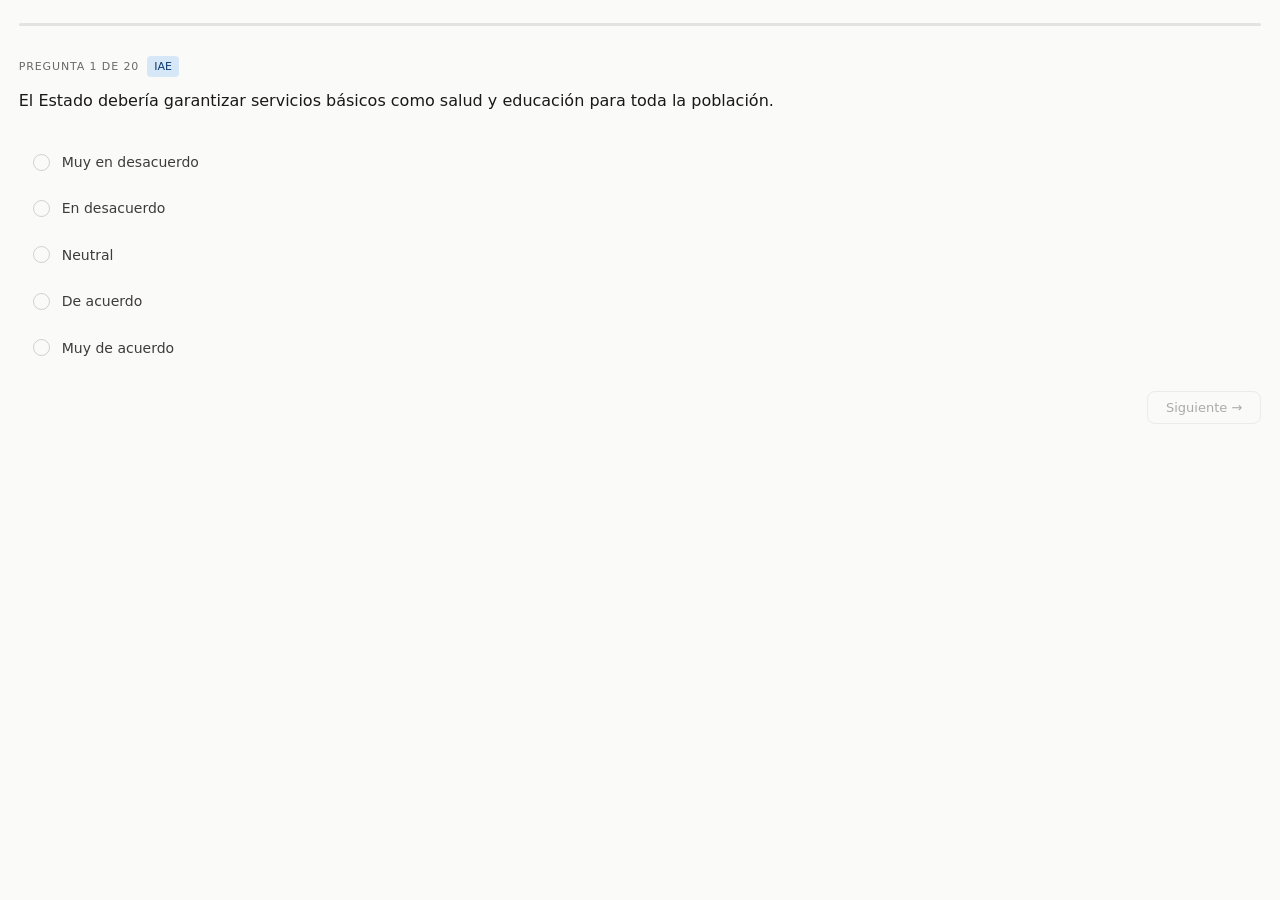
<file: cuestionario.html>
<!DOCTYPE html>
<html lang="es">
<head>
<meta charset="utf-8">
<meta name="viewport" content="width=device-width, initial-scale=1">
<title>Cuestionario — El Triángulo Político</title>
<style>
  *, *::before, *::after { box-sizing: border-box; margin: 0; padding: 0; }

  :root {
    --bg:        #FAFAF8;
    --bg2:       #F3F1EC;
    --bg3:       #E8E5DF;
    --text:      #1A1916;
    --text2:     #3D3C38;
    --text3:     #6B6A65;
    --border:    rgba(26,25,22,0.10);
    --border2:   rgba(26,25,22,0.18);
    --blue:      #1B5C9E;
    --blue-bg:   #D6E7F7;
    --blue-text: #0c3a6e;
    --amber:     #B5600A;
    --amber-bg:  #FAE8CC;
    --amber-text:#7a3a00;
    --green:     #0F6E5A;
    --green-bg:  #D0EFE7;
    --green-text:#0a4035;
    --radius:    8px;
    --radius-lg: 16px;
  }

  @media (prefers-color-scheme: dark) {
    :root {
      --bg:        #1C1B18;
      --bg2:       #252420;
      --bg3:       #2E2D29;
      --text:      #F0EDE6;
      --text2:     #D4D1CA;
      --text3:     #9C9A93;
      --border:    rgba(255,255,255,0.10);
      --border2:   rgba(255,255,255,0.18);
      --blue:      #85b7eb;
      --blue-bg:   #0c3060;
      --blue-text: #b5d4f4;
      --amber:     #e8a04a;
      --amber-bg:  #4a2e04;
      --amber-text:#fac775;
      --green:     #4db89a;
      --green-bg:  #0a2e25;
      --green-text:#a0ddd0;
    }
  }

  html, body {
    background: var(--bg);
    color: var(--text);
    font-family: system-ui, -apple-system, "Segoe UI", Helvetica, Arial, sans-serif;
    font-size: 15px;
    line-height: 1.6;
    min-height: 100vh;
  }

  body { padding: 1.5rem 1.25rem 2.5rem; }

  /* ── PROGRESS ── */
  .progress-track {
    height: 3px;
    background: var(--border);
    border-radius: 2px;
    margin-bottom: 2rem;
  }
  .progress-fill {
    height: 3px;
    background: var(--blue);
    border-radius: 2px;
    transition: width 0.35s ease;
  }

  /* ── QUESTION ── */
  .q-meta {
    display: flex;
    align-items: center;
    gap: 8px;
    margin-bottom: 0.75rem;
  }
  .q-counter {
    font-size: 11px;
    font-weight: 500;
    letter-spacing: 0.08em;
    text-transform: uppercase;
    color: var(--text3);
  }
  .badge {
    display: inline-block;
    font-size: 11px;
    font-weight: 500;
    padding: 2px 7px;
    border-radius: 4px;
  }
  .badge-iae  { background: var(--blue-bg);  color: var(--blue-text); }
  .badge-iue  { background: var(--amber-bg); color: var(--amber-text); }

  .q-text {
    font-size: 16px;
    font-weight: 400;
    line-height: 1.65;
    margin-bottom: 1.75rem;
    color: var(--text);
  }

  /* ── OPTIONS ── */
  .options { display: flex; flex-direction: column; gap: 4px; }

  .option {
    display: flex;
    align-items: center;
    gap: 12px;
    padding: 9px 13px;
    border-radius: var(--radius);
    border: 0.5px solid transparent;
    cursor: pointer;
    transition: background 0.12s, border-color 0.12s;
    user-select: none;
    -webkit-tap-highlight-color: transparent;
  }
  .option:hover   { background: var(--bg2); border-color: var(--border2); }
  .option.selected {
    background: var(--blue-bg);
    border-color: var(--blue);
  }

  .radio {
    width: 17px; height: 17px;
    border-radius: 50%;
    border: 1.5px solid var(--border2);
    flex-shrink: 0;
    display: flex;
    align-items: center;
    justify-content: center;
    transition: border-color 0.12s, background 0.12s;
  }
  .option.selected .radio {
    background: var(--blue);
    border-color: var(--blue);
  }
  .radio-dot {
    width: 6px; height: 6px;
    border-radius: 50%;
    background: white;
    opacity: 0;
    transition: opacity 0.12s;
  }
  .option.selected .radio-dot { opacity: 1; }

  .option-label {
    font-size: 14px;
    color: var(--text2);
    transition: color 0.12s;
  }
  .option.selected .option-label {
    color: var(--blue-text);
    font-weight: 500;
  }

  /* ── NAV ── */
  .nav {
    display: flex;
    justify-content: flex-end;
    align-items: center;
    gap: 10px;
    margin-top: 1.5rem;
  }
  button {
    background: transparent;
    border: 0.5px solid var(--border2);
    color: var(--text);
    padding: 8px 18px;
    border-radius: var(--radius);
    font-size: 13px;
    cursor: pointer;
    transition: background 0.12s, transform 0.1s;
    font-family: inherit;
  }
  button:hover   { background: var(--bg2); }
  button:active  { transform: scale(0.97); }
  button:disabled { opacity: 0.35; cursor: not-allowed; transform: none; }
  button.primary {
    background: var(--blue);
    color: white;
    border-color: var(--blue);
  }
  button.primary:hover { opacity: 0.88; background: var(--blue); }

  /* ── RESULT ── */
  .result { animation: fadeUp 0.4s ease; }
  @keyframes fadeUp {
    from { opacity: 0; transform: translateY(8px); }
    to   { opacity: 1; transform: translateY(0); }
  }

  .result-title {
    font-size: 20px;
    font-weight: 500;
    margin-bottom: 0.2rem;
  }
  .result-sub {
    font-size: 13px;
    color: var(--text3);
    margin-bottom: 1.5rem;
  }

  /* Score cards */
  .scores {
    display: grid;
    grid-template-columns: repeat(3, 1fr);
    gap: 8px;
    margin-bottom: 1.5rem;
  }
  @media (max-width: 480px) {
    .scores { grid-template-columns: 1fr 1fr; }
    .scores .score-card:last-child { grid-column: span 2; }
  }
  .score-card {
    background: var(--bg2);
    border-radius: var(--radius);
    padding: 11px 14px;
  }
  .score-label {
    font-size: 10px;
    font-weight: 500;
    text-transform: uppercase;
    letter-spacing: 0.08em;
    color: var(--text3);
    margin-bottom: 3px;
  }
  .score-val {
    font-size: 26px;
    font-weight: 500;
    line-height: 1;
    margin-bottom: 2px;
  }
  .score-desc { font-size: 11px; color: var(--text3); }
  .c-blue   { color: var(--blue); }
  .c-amber  { color: var(--amber); }
  .c-green  { color: var(--green); }

  /* Triangle + info layout */
  .viz-row {
    display: flex;
    gap: 1.25rem;
    margin-bottom: 1.5rem;
    flex-wrap: wrap;
    align-items: flex-start;
  }
  .viz-row svg { flex-shrink: 0; display: block; }
  .viz-info    { flex: 1; min-width: 180px; }

  .zone-card {
    background: var(--bg2);
    border-radius: var(--radius);
    padding: 13px 15px;
    margin-bottom: 10px;
  }
  .zone-tag {
    font-size: 10px;
    font-weight: 500;
    text-transform: uppercase;
    letter-spacing: 0.08em;
    color: var(--text3);
    margin-bottom: 3px;
  }
  .zone-name { font-size: 15px; font-weight: 500; margin-bottom: 4px; }
  .zone-desc { font-size: 13px; color: var(--text2); line-height: 1.5; }

  .comp-title { font-size: 12px; font-weight: 500; color: var(--text2); margin-bottom: 6px; }
  .comp-list  { display: flex; flex-direction: column; gap: 5px; }
  .comp-item  {
    display: flex;
    align-items: center;
    gap: 9px;
    padding: 7px 10px;
    background: var(--bg2);
    border-radius: var(--radius);
    font-size: 13px;
  }
  .comp-dot  { width: 7px; height: 7px; border-radius: 50%; flex-shrink: 0; }
  .comp-name { flex: 1; font-weight: 500; }
  .comp-dist { font-size: 11px; color: var(--text3); }

  .note {
    background: var(--bg2);
    border-left: 2.5px solid var(--border2);
    border-radius: 0 var(--radius) var(--radius) 0;
    padding: 10px 14px;
    font-size: 12px;
    color: var(--text2);
    line-height: 1.6;
    margin-bottom: 1.25rem;
  }
  .note strong { font-weight: 500; color: var(--text); }

  .result-actions { display: flex; gap: 8px; flex-wrap: wrap; }

  /* Legend */
  .legend {
    display: flex;
    gap: 14px;
    font-size: 11px;
    color: var(--text3);
    margin-top: 6px;
    justify-content: center;
  }
  .legend-item { display: flex; align-items: center; gap: 5px; }
  .legend-swatch {
    width: 9px; height: 9px;
    border-radius: 50%;
    flex-shrink: 0;
  }
</style>
</head>
<body>

<div id="app"></div>

<script>
const QUESTIONS = [
  { text: "El Estado debería garantizar servicios básicos como salud y educación para toda la población.", axis: "IAE", dir: 1 },
  { text: "Las personas deberían poder resolver la mayoría de sus necesidades sin depender del gobierno central.", axis: "IAE", dir: -1 },
  { text: "Un gobierno fuerte y centralizado es necesario para garantizar el orden social.", axis: "IAE", dir: 1 },
  { text: "Las regulaciones estatales sobre la economía son principalmente un obstáculo para la libertad individual.", axis: "IAE", dir: -1 },
  { text: "El Estado debería ser el principal proveedor de bienestar social, no el mercado ni la caridad privada.", axis: "IAE", dir: 1 },
  { text: "El poder debería estar distribuido en comunidades y gobiernos locales, lejos del Estado central.", axis: "IAE", dir: -1 },
  { text: "Las fuerzas de seguridad necesitan amplias facultades para mantener el orden público.", axis: "IAE", dir: 1 },
  { text: "La propiedad privada y la libertad económica son derechos que el Estado no debería limitar activamente.", axis: "IAE", dir: -1 },
  { text: "El Estado debería regular activamente los mercados para evitar abusos y concentraciones de poder económico.", axis: "IAE", dir: 1 },
  { text: "Los medios de comunicación deberían operar con total independencia del Estado, sin regulación oficial.", axis: "IAE", dir: -1 },
  { text: "Los derechos y beneficios sociales deberían aplicarse por igual a todas las personas, independientemente de su origen o nacionalidad.", axis: "IUE", dir: -1 },
  { text: "La identidad nacional y cultural es un valor fundamental que el Estado debe preservar activamente.", axis: "IUE", dir: 1 },
  { text: "Las políticas públicas deberían reflejar y proteger las tradiciones y valores culturales establecidos en la sociedad.", axis: "IUE", dir: 1 },
  { text: "La diversidad cultural enriquece a la sociedad y el Estado debería fomentarla activamente.", axis: "IUE", dir: -1 },
  { text: "Los recursos y beneficios sociales deberían destinarse prioritariamente a los ciudadanos del propio país.", axis: "IUE", dir: 1 },
  { text: "Los derechos humanos son universales y aplican por igual en todas las culturas, sin excepción.", axis: "IUE", dir: -1 },
  { text: "La cohesión social se fortalece cuando la sociedad comparte valores culturales comunes.", axis: "IUE", dir: 1 },
  { text: "El Estado debería esforzarse activamente por reducir las desigualdades económicas entre distintos grupos sociales.", axis: "IUE", dir: -1 },
  { text: "Los valores religiosos o morales tradicionales deberían orientar las políticas públicas.", axis: "IUE", dir: 1 },
  { text: "La igualdad de condiciones para todos los grupos es más importante que preservar diferencias culturales o tradicionales.", axis: "IUE", dir: -1 },
];

const LABELS = ["Muy en desacuerdo", "En desacuerdo", "Neutral", "De acuerdo", "Muy de acuerdo"];

const REGIMES = [
  [92, -95, "URSS stalinista",        "#555"],
  [98, -88, "Camboya / Pol Pot",      "#444"],
  [77, -80, "Cuba 1970s–80s",         "#666"],
  [83,  95, "Alemania Nazi",          "#8B1A1A"],
  [73,  88, "Irán post-revolución",   "#A0522D"],
  [63,  75, "Arabia Saudita",         "#CD853F"],
  [63,  20, "Turquía 2024",           "#4682B4"],
  [58,  25, "Hungría 2020",           "#5B9BD5"],
  [53, -22, "Argentina 2015",         "#4169E1"],
  [45,  -8, "Singapur 2024",          "#2E75B6"],
  [42, -10, "Alemania 2024",          "#1A5276"],
  [29,  -8, "Suiza (actual)",         "#27AE60"],
  [22, -10, "Hong Kong pre-1997",     "#1E8449"],
];

// Triangle geometry (SVG 260×260)
const W = 260, H = 260;
const APEX = {x:130, y:14};
const BL   = {x:12,  y:244};
const BR   = {x:248, y:244};

function toXY(iae, iue) {
  const t  = iae / 100;
  const u  = iue / 100;
  const y  = APEX.y + t * (BL.y - APEX.y);
  const cx = APEX.x + t * ((BL.x + BR.x) / 2 - APEX.x);
  const hw = t * ((BR.x - BL.x) / 2);
  return { x: cx + u * hw, y };
}

// App state
let step    = 0;
let answers = Array(QUESTIONS.length).fill(null);
let phase   = "quiz";

/* ── SCORE ── */
function calcScores() {
  let iaeSum = 0, iaeN = 0, iueSum = 0, iueN = 0;
  QUESTIONS.forEach((q, i) => {
    if (answers[i] === null) return;
    const norm  = (answers[i] - 3);
    const score = norm * q.dir * 25;
    if (q.axis === "IAE") { iaeSum += score; iaeN++; }
    else                  { iueSum += score; iueN++; }
  });
  const iae  = Math.max(0,    Math.min(100, Math.round(50 + (iaeN ? iaeSum / iaeN : 0))));
  const iue  = Math.max(-100, Math.min(100, Math.round(iueN ? iueSum / iueN * 2 : 0)));
  const iuee = Math.round((iue / 100) * iae);
  return {iae, iue, iuee};
}

function getZone(iae, iue) {
  const iuee = (iue/100)*iae;
  if (iae < 20)                           return {name:"Zona semi-libertaria",      desc:"Alcance estatal muy reducido. Predomina la autonomía individual, la descentralización y la limitación del poder coercitivo."};
  if (iae > 80 && iue < -50)              return {name:"Polo comunista",             desc:"Estado de alcance máximo orientado a homogeneizar la vida económica. Imposición forzosa de igualdad material mediante coerción extrema."};
  if (iae > 80 && iue > 50)               return {name:"Polo fascista / teocrático", desc:"Estado de alcance máximo orientado a imponer una identidad cultural o religiosa dominante. Coerción extrema al servicio de la homogeneidad."};
  if (iae > 60 && Math.abs(iue) < 30)     return {name:"Autocracia pragmática",      desc:"Alto alcance estatal sin proyecto ideológico fuerte. Predomina la lógica de control y mantenimiento del poder."};
  if (iae > 55 && iue > 20)               return {name:"Autoritarismo electoral",    desc:"Instituciones formalmente democráticas con erosión de libertades civiles y proyecto identitario-nacionalista."};
  if (iae > 55 && iue < -20)              return {name:"Intervencionismo de izquierda", desc:"Estado de alcance alto con orientación redistributiva e igualitarista. Fuerte intervención económica."};
  if (iae > 35 && iae < 65 && Math.abs(iuee) < 20) return {name:"Zona democrática",  desc:"Interior del triángulo: coexistencia de proyectos políticos distintos con poder distribuido. Alta heterogeneidad interna."};
  if (iae > 35 && iae < 65 && iue > 15)   return {name:"Derecha democrática",        desc:"Estado moderado con orientación conservadora-particularista. Énfasis en identidad, tradición y valores comunitarios."};
  if (iae > 35 && iae < 65 && iue < -15)  return {name:"Izquierda democrática",      desc:"Estado moderado con orientación universalista-igualitarista. Énfasis en derechos universales y redistribución."};
  if (iae <= 35 && iue > 15)              return {name:"Liberalismo conservador",     desc:"Estado pequeño con orientación cultural particularista. Libertad económica combinada con énfasis en identidad y tradición."};
  if (iae <= 35 && iue < -15)             return {name:"Liberalismo progresista",     desc:"Estado pequeño con orientación universalista. Libertad económica combinada con énfasis en derechos individuales."};
  return {name:"Zona central", desc:"Posición central del espectro: alcance moderado y orientación pragmática. Combina elementos de diferentes tradiciones."};
}

function nearest(iae, iue, n=3) {
  return REGIMES
    .map(([ri, ru, name, color]) => ({name, color, d: Math.round(Math.sqrt((iae-ri)**2 + ((iue-ru)*0.7)**2))}))
    .sort((a,b) => a.d - b.d).slice(0,n);
}

/* ── SVG TRIANGLE ── */
function triSVG(iae, iue) {
  const pt   = toXY(iae, iue);
  const dots = REGIMES.map(([ri,ru,,color]) => {
    const p = toXY(ri, ru);
    return `<circle cx="${p.x.toFixed(1)}" cy="${p.y.toFixed(1)}" r="2.5" fill="${color}" opacity="0.5"/>`;
  }).join("");

  return `<svg width="${W}" height="${H}" viewBox="0 0 ${W} ${H}">
    <polygon points="${APEX.x},${APEX.y} ${BL.x},${BL.y} ${BR.x},${BR.y}"
      fill="rgba(24,95,165,0.07)" stroke="currentColor" stroke-width="0.8" opacity="0.4"/>
    <line x1="${APEX.x}" y1="${APEX.y}" x2="${(BL.x+BR.x)/2}" y2="${BL.y}"
      stroke="currentColor" stroke-width="0.4" stroke-dasharray="3 3" opacity="0.25"/>
    <text x="${APEX.x}" y="10" text-anchor="middle" font-size="8" fill="currentColor" opacity="0.45" font-family="system-ui,sans-serif">Anarquía</text>
    <text x="${BL.x}"   y="${BL.y+13}" text-anchor="start"  font-size="7.5" fill="currentColor" opacity="0.45" font-family="system-ui,sans-serif">Comunismo</text>
    <text x="${BR.x}"   y="${BR.y+13}" text-anchor="end"    font-size="7.5" fill="currentColor" opacity="0.45" font-family="system-ui,sans-serif">Fascismo</text>
    ${dots}
    <circle cx="${pt.x.toFixed(1)}" cy="${pt.y.toFixed(1)}" r="8"  fill="#185fa5" opacity="0.18"/>
    <circle cx="${pt.x.toFixed(1)}" cy="${pt.y.toFixed(1)}" r="5"  fill="#185fa5"/>
    <circle cx="${pt.x.toFixed(1)}" cy="${pt.y.toFixed(1)}" r="2"  fill="white"/>
  </svg>`;
}

/* ── RENDER QUIZ ── */
function renderQuiz() {
  const q   = QUESTIONS[step];
  const pct = Math.round((step / QUESTIONS.length) * 100);
  const ans = answers[step];
  const hasAns = ans !== null;

  return `
    <div class="progress-track"><div class="progress-fill" id="pf" style="width:${pct}%"></div></div>
    <div class="q-meta">
      <span class="q-counter">Pregunta ${step+1} de ${QUESTIONS.length}</span>
      <span class="badge badge-${q.axis.toLowerCase()}">${q.axis}</span>
    </div>
    <p class="q-text">${q.text}</p>
    <div class="options">
      ${LABELS.map((l,i) => {
        const v = i+1;
        return `<div class="option${ans===v?" selected":""}" onclick="pick(${v})">
          <div class="radio"><div class="radio-dot"></div></div>
          <span class="option-label">${l}</span>
        </div>`;
      }).join("")}
    </div>
    <div class="nav">
      ${step > 0 ? `<button onclick="prev()">← Anterior</button>` : ""}
      <button class="${hasAns?"primary":""}" onclick="next()" ${hasAns?"":"disabled"}>
        ${step === QUESTIONS.length-1 ? "Ver resultado →" : "Siguiente →"}
      </button>
    </div>`;
}

/* ── RENDER RESULT ── */
function renderResult() {
  const {iae, iue, iuee} = calcScores();
  const zone  = getZone(iae, iue);
  const near  = nearest(iae, iue);
  const iueLbl = iue < -60 ? "Muy universalista" : iue < -20 ? "Universalista" : iue < 20 ? "Centro pragmático" : iue < 60 ? "Particularista" : "Muy particularista";
  const iaeLbl = iae < 20  ? "Muy reducido"      : iae < 40  ? "Limitado"      : iae < 60 ? "Moderado"           : iae < 80 ? "Alto"            : "Máximo";

  return `
    <div class="result">
      <div class="result-title">Tu posición en el triángulo</div>
      <div class="result-sub">Basada en ${QUESTIONS.length} respuestas. Aproximación orientativa.</div>

      <div class="scores">
        <div class="score-card">
          <div class="score-label">IAE — Alcance</div>
          <div class="score-val c-blue">${iae}</div>
          <div class="score-desc">${iaeLbl}</div>
        </div>
        <div class="score-card">
          <div class="score-label">IUE — Orientación</div>
          <div class="score-val c-amber">${iue>0?"+":""}${iue}</div>
          <div class="score-desc">${iueLbl}</div>
        </div>
        <div class="score-card">
          <div class="score-label">IUEe — Imposición</div>
          <div class="score-val c-green">${iuee>0?"+":""}${iuee}</div>
          <div class="score-desc">IUE × IAE / 100</div>
        </div>
      </div>

      <div class="viz-row">
        <div>
          ${triSVG(iae, iue)}
          <div class="legend">
            <div class="legend-item"><div class="legend-swatch" style="background:#185fa5"></div>Tu posición</div>
            <div class="legend-item"><div class="legend-swatch" style="background:#888"></div>Casos históricos</div>
          </div>
        </div>
        <div class="viz-info">
          <div class="zone-card">
            <div class="zone-tag">Zona identificada</div>
            <div class="zone-name">${zone.name}</div>
            <div class="zone-desc">${zone.desc}</div>
          </div>
          <div class="comp-title">Regímenes más cercanos:</div>
          <div class="comp-list">
            ${near.map(c=>`
              <div class="comp-item">
                <div class="comp-dot" style="background:${c.color}"></div>
                <div class="comp-name">${c.name}</div>
                <div class="comp-dist">~${c.d} pts</div>
              </div>`).join("")}
          </div>
        </div>
      </div>

      <div class="note">
        <strong>Nota:</strong> Este cuestionario es orientativo y no reemplaza el cálculo riguroso del modelo,
        que usa fuentes verificables (Freedom House, Fraser Institute, FMI). Un mismo resultado puede
        corresponder a regímenes muy distintos en sus consecuencias humanas.
      </div>

      <div class="result-actions">
        <button onclick="goToTriangle()">Ver en el triángulo →</button>
        <button onclick="restart()">Reiniciar</button>
      </div>
    </div>`;
}

/* ── ACTIONS ── */
function pick(v) {
  answers[step] = v;
  render();
  if (step < QUESTIONS.length - 1) {
    setTimeout(() => { step++; render(); }, 300);
  }
}
function next() {
  if (answers[step] === null) return;
  if (step === QUESTIONS.length - 1) { phase = "result"; }
  else { step++; }
  render();
}
function prev() {
  if (step > 0) { step--; render(); }
}
function goToTriangle() {
  const {iae, iue} = calcScores();
  if (window.parent !== window) {
    window.parent.postMessage({ type: 'quiz-result', iae, iue }, '*');
  }
}
function restart() {
  step = 0; answers = Array(QUESTIONS.length).fill(null); phase = "quiz"; render();
}

function render() {
  document.getElementById("app").innerHTML = phase === "quiz" ? renderQuiz() : renderResult();
  // Notify parent of new height for iframe auto-resize
  if (window.parent !== window) {
    window.parent.postMessage({ type: "quiz-height", height: document.body.scrollHeight }, "*");
  }
}

render();
</script>
</body>
</html>
</file>
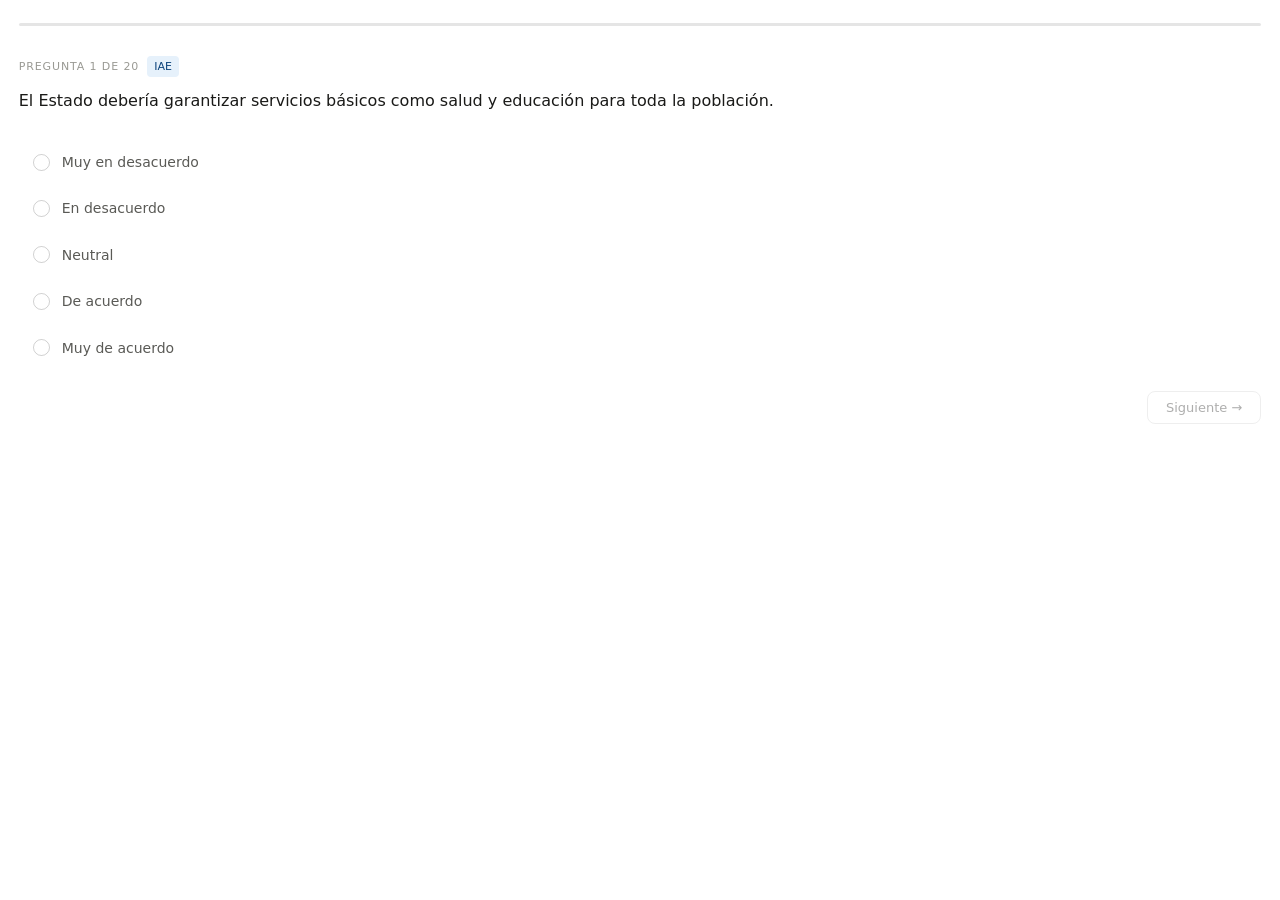
<file: icuestionario.html>
<!DOCTYPE html>
<html lang="es">
<head>
<meta charset="utf-8">
<meta name="viewport" content="width=device-width, initial-scale=1">
<title>Cuestionario — El Triángulo Político</title>
<style>
  *, *::before, *::after { box-sizing: border-box; margin: 0; padding: 0; }

  :root {
    --bg:        #ffffff;
    --bg2:       #f5f5f3;
    --bg3:       #eeecea;
    --text:      #1a1a18;
    --text2:     #5a5a56;
    --text3:     #9a9a94;
    --border:    rgba(0,0,0,0.10);
    --border2:   rgba(0,0,0,0.18);
    --blue:      #185fa5;
    --blue-bg:   #e6f1fb;
    --blue-text: #0c447c;
    --amber:     #ba7517;
    --amber-bg:  #faeeda;
    --amber-text:#633806;
    --green:     #3b6d11;
    --green-bg:  #eaf3de;
    --green-text:#27500a;
    --radius:    8px;
    --radius-lg: 12px;
  }

  @media (prefers-color-scheme: dark) {
    :root {
      --bg:        #1e1e1c;
      --bg2:       #2a2a28;
      --bg3:       #323230;
      --text:      #e8e6de;
      --text2:     #a8a69e;
      --text3:     #68665e;
      --border:    rgba(255,255,255,0.10);
      --border2:   rgba(255,255,255,0.18);
      --blue:      #85b7eb;
      --blue-bg:   #0c3060;
      --blue-text: #b5d4f4;
      --amber:     #ef9f27;
      --amber-bg:  #4a2e04;
      --amber-text:#fac775;
      --green:     #97c459;
      --green-bg:  #1a3008;
      --green-text:#c0dd97;
    }
  }

  html, body {
    background: var(--bg);
    color: var(--text);
    font-family: system-ui, -apple-system, "Segoe UI", Helvetica, Arial, sans-serif;
    font-size: 15px;
    line-height: 1.6;
    min-height: 100vh;
  }

  body { padding: 1.5rem 1.25rem 2.5rem; }

  /* ── PROGRESS ── */
  .progress-track {
    height: 3px;
    background: var(--border);
    border-radius: 2px;
    margin-bottom: 2rem;
  }
  .progress-fill {
    height: 3px;
    background: var(--blue);
    border-radius: 2px;
    transition: width 0.35s ease;
  }

  /* ── QUESTION ── */
  .q-meta {
    display: flex;
    align-items: center;
    gap: 8px;
    margin-bottom: 0.75rem;
  }
  .q-counter {
    font-size: 11px;
    font-weight: 500;
    letter-spacing: 0.08em;
    text-transform: uppercase;
    color: var(--text3);
  }
  .badge {
    display: inline-block;
    font-size: 11px;
    font-weight: 500;
    padding: 2px 7px;
    border-radius: 4px;
  }
  .badge-iae  { background: var(--blue-bg);  color: var(--blue-text); }
  .badge-iue  { background: var(--amber-bg); color: var(--amber-text); }

  .q-text {
    font-size: 16px;
    font-weight: 400;
    line-height: 1.65;
    margin-bottom: 1.75rem;
    color: var(--text);
  }

  /* ── OPTIONS ── */
  .options { display: flex; flex-direction: column; gap: 4px; }

  .option {
    display: flex;
    align-items: center;
    gap: 12px;
    padding: 9px 13px;
    border-radius: var(--radius);
    border: 0.5px solid transparent;
    cursor: pointer;
    transition: background 0.12s, border-color 0.12s;
    user-select: none;
    -webkit-tap-highlight-color: transparent;
  }
  .option:hover   { background: var(--bg2); border-color: var(--border2); }
  .option.selected {
    background: var(--blue-bg);
    border-color: var(--blue);
  }

  .radio {
    width: 17px; height: 17px;
    border-radius: 50%;
    border: 1.5px solid var(--border2);
    flex-shrink: 0;
    display: flex;
    align-items: center;
    justify-content: center;
    transition: border-color 0.12s, background 0.12s;
  }
  .option.selected .radio {
    background: var(--blue);
    border-color: var(--blue);
  }
  .radio-dot {
    width: 6px; height: 6px;
    border-radius: 50%;
    background: white;
    opacity: 0;
    transition: opacity 0.12s;
  }
  .option.selected .radio-dot { opacity: 1; }

  .option-label {
    font-size: 14px;
    color: var(--text2);
    transition: color 0.12s;
  }
  .option.selected .option-label {
    color: var(--blue-text);
    font-weight: 500;
  }

  /* ── NAV ── */
  .nav {
    display: flex;
    justify-content: flex-end;
    align-items: center;
    gap: 10px;
    margin-top: 1.5rem;
  }
  button {
    background: transparent;
    border: 0.5px solid var(--border2);
    color: var(--text);
    padding: 8px 18px;
    border-radius: var(--radius);
    font-size: 13px;
    cursor: pointer;
    transition: background 0.12s, transform 0.1s;
    font-family: inherit;
  }
  button:hover   { background: var(--bg2); }
  button:active  { transform: scale(0.97); }
  button:disabled { opacity: 0.35; cursor: not-allowed; transform: none; }
  button.primary {
    background: var(--blue);
    color: white;
    border-color: var(--blue);
  }
  button.primary:hover { opacity: 0.88; background: var(--blue); }

  /* ── RESULT ── */
  .result { animation: fadeUp 0.4s ease; }
  @keyframes fadeUp {
    from { opacity: 0; transform: translateY(8px); }
    to   { opacity: 1; transform: translateY(0); }
  }

  .result-title {
    font-size: 20px;
    font-weight: 500;
    margin-bottom: 0.2rem;
  }
  .result-sub {
    font-size: 13px;
    color: var(--text3);
    margin-bottom: 1.5rem;
  }

  /* Score cards */
  .scores {
    display: grid;
    grid-template-columns: repeat(3, 1fr);
    gap: 8px;
    margin-bottom: 1.5rem;
  }
  @media (max-width: 480px) {
    .scores { grid-template-columns: 1fr 1fr; }
    .scores .score-card:last-child { grid-column: span 2; }
  }
  .score-card {
    background: var(--bg2);
    border-radius: var(--radius);
    padding: 11px 14px;
  }
  .score-label {
    font-size: 10px;
    font-weight: 500;
    text-transform: uppercase;
    letter-spacing: 0.08em;
    color: var(--text3);
    margin-bottom: 3px;
  }
  .score-val {
    font-size: 26px;
    font-weight: 500;
    line-height: 1;
    margin-bottom: 2px;
  }
  .score-desc { font-size: 11px; color: var(--text3); }
  .c-blue   { color: var(--blue); }
  .c-amber  { color: var(--amber); }
  .c-green  { color: var(--green); }

  /* Triangle + info layout */
  .viz-row {
    display: flex;
    gap: 1.25rem;
    margin-bottom: 1.5rem;
    flex-wrap: wrap;
    align-items: flex-start;
  }
  .viz-row svg { flex-shrink: 0; display: block; }
  .viz-info    { flex: 1; min-width: 180px; }

  .zone-card {
    background: var(--bg2);
    border-radius: var(--radius);
    padding: 13px 15px;
    margin-bottom: 10px;
  }
  .zone-tag {
    font-size: 10px;
    font-weight: 500;
    text-transform: uppercase;
    letter-spacing: 0.08em;
    color: var(--text3);
    margin-bottom: 3px;
  }
  .zone-name { font-size: 15px; font-weight: 500; margin-bottom: 4px; }
  .zone-desc { font-size: 13px; color: var(--text2); line-height: 1.5; }

  .comp-title { font-size: 12px; font-weight: 500; color: var(--text2); margin-bottom: 6px; }
  .comp-list  { display: flex; flex-direction: column; gap: 5px; }
  .comp-item  {
    display: flex;
    align-items: center;
    gap: 9px;
    padding: 7px 10px;
    background: var(--bg2);
    border-radius: var(--radius);
    font-size: 13px;
  }
  .comp-dot  { width: 7px; height: 7px; border-radius: 50%; flex-shrink: 0; }
  .comp-name { flex: 1; font-weight: 500; }
  .comp-dist { font-size: 11px; color: var(--text3); }

  .note {
    background: var(--bg2);
    border-left: 2.5px solid var(--border2);
    border-radius: 0 var(--radius) var(--radius) 0;
    padding: 10px 14px;
    font-size: 12px;
    color: var(--text2);
    line-height: 1.6;
    margin-bottom: 1.25rem;
  }
  .note strong { font-weight: 500; color: var(--text); }

  .result-actions { display: flex; gap: 8px; flex-wrap: wrap; }

  /* Legend */
  .legend {
    display: flex;
    gap: 14px;
    font-size: 11px;
    color: var(--text3);
    margin-top: 6px;
    justify-content: center;
  }
  .legend-item { display: flex; align-items: center; gap: 5px; }
  .legend-swatch {
    width: 9px; height: 9px;
    border-radius: 50%;
    flex-shrink: 0;
  }
</style>
</head>
<body>

<div id="app"></div>

<script>
const QUESTIONS = [
  { text: "El Estado debería garantizar servicios básicos como salud y educación para toda la población.", axis: "IAE", dir: 1 },
  { text: "Las personas deberían poder resolver la mayoría de sus necesidades sin depender del gobierno central.", axis: "IAE", dir: -1 },
  { text: "Un gobierno fuerte y centralizado es necesario para garantizar el orden social.", axis: "IAE", dir: 1 },
  { text: "Las regulaciones estatales sobre la economía son principalmente un obstáculo para la libertad individual.", axis: "IAE", dir: -1 },
  { text: "El Estado debería ser el principal proveedor de bienestar social, no el mercado ni la caridad privada.", axis: "IAE", dir: 1 },
  { text: "El poder debería estar distribuido en comunidades y gobiernos locales, lejos del Estado central.", axis: "IAE", dir: -1 },
  { text: "Las fuerzas de seguridad necesitan amplias facultades para mantener el orden público.", axis: "IAE", dir: 1 },
  { text: "La propiedad privada y la libertad económica son derechos que el Estado no debería limitar activamente.", axis: "IAE", dir: -1 },
  { text: "El Estado debería regular activamente los mercados para evitar abusos y concentraciones de poder económico.", axis: "IAE", dir: 1 },
  { text: "Los medios de comunicación deberían operar con total independencia del Estado, sin regulación oficial.", axis: "IAE", dir: -1 },
  { text: "Los derechos y beneficios sociales deberían aplicarse por igual a todas las personas, independientemente de su origen o nacionalidad.", axis: "IUE", dir: -1 },
  { text: "La identidad nacional y cultural es un valor fundamental que el Estado debe preservar activamente.", axis: "IUE", dir: 1 },
  { text: "Las políticas públicas deberían reflejar y proteger las tradiciones y valores culturales establecidos en la sociedad.", axis: "IUE", dir: 1 },
  { text: "La diversidad cultural enriquece a la sociedad y el Estado debería fomentarla activamente.", axis: "IUE", dir: -1 },
  { text: "Los recursos y beneficios sociales deberían destinarse prioritariamente a los ciudadanos del propio país.", axis: "IUE", dir: 1 },
  { text: "Los derechos humanos son universales y aplican por igual en todas las culturas, sin excepción.", axis: "IUE", dir: -1 },
  { text: "La cohesión social se fortalece cuando la sociedad comparte valores culturales comunes.", axis: "IUE", dir: 1 },
  { text: "El Estado debería esforzarse activamente por reducir las desigualdades económicas entre distintos grupos sociales.", axis: "IUE", dir: -1 },
  { text: "Los valores religiosos o morales tradicionales deberían orientar las políticas públicas.", axis: "IUE", dir: 1 },
  { text: "La igualdad de condiciones para todos los grupos es más importante que preservar diferencias culturales o tradicionales.", axis: "IUE", dir: -1 },
];

const LABELS = ["Muy en desacuerdo", "En desacuerdo", "Neutral", "De acuerdo", "Muy de acuerdo"];

const REGIMES = [
  [92, -95, "URSS stalinista",        "#555"],
  [98, -88, "Camboya / Pol Pot",      "#444"],
  [77, -80, "Cuba 1970s–80s",         "#666"],
  [83,  95, "Alemania Nazi",          "#8B1A1A"],
  [73,  88, "Irán post-revolución",   "#A0522D"],
  [63,  75, "Arabia Saudita",         "#CD853F"],
  [63,  20, "Turquía 2024",           "#4682B4"],
  [58,  25, "Hungría 2020",           "#5B9BD5"],
  [53, -22, "Argentina 2015",         "#4169E1"],
  [45,  -8, "Singapur 2024",          "#2E75B6"],
  [42, -10, "Alemania 2024",          "#1A5276"],
  [29,  -8, "Suiza (actual)",         "#27AE60"],
  [22, -10, "Hong Kong pre-1997",     "#1E8449"],
];

// Triangle geometry (SVG 260×260)
const W = 260, H = 260;
const APEX = {x:130, y:14};
const BL   = {x:12,  y:244};
const BR   = {x:248, y:244};

function toXY(iae, iue) {
  const t  = iae / 100;
  const u  = iue / 100;
  const y  = APEX.y + t * (BL.y - APEX.y);
  const cx = APEX.x + t * ((BL.x + BR.x) / 2 - APEX.x);
  const hw = t * ((BR.x - BL.x) / 2);
  return { x: cx + u * hw, y };
}

// App state
let step    = 0;
let answers = Array(QUESTIONS.length).fill(null);
let phase   = "quiz";

/* ── SCORE ── */
function calcScores() {
  let iaeSum = 0, iaeN = 0, iueSum = 0, iueN = 0;
  QUESTIONS.forEach((q, i) => {
    if (answers[i] === null) return;
    const norm  = (answers[i] - 3);
    const score = norm * q.dir * 25;
    if (q.axis === "IAE") { iaeSum += score; iaeN++; }
    else                  { iueSum += score; iueN++; }
  });
  const iae  = Math.max(0,    Math.min(100, Math.round(50 + (iaeN ? iaeSum / iaeN : 0))));
  const iue  = Math.max(-100, Math.min(100, Math.round(iueN ? iueSum / iueN * 2 : 0)));
  const iuee = Math.round((iue / 100) * iae);
  return {iae, iue, iuee};
}

function getZone(iae, iue) {
  const iuee = (iue/100)*iae;
  if (iae < 20)                           return {name:"Zona semi-libertaria",      desc:"Alcance estatal muy reducido. Predomina la autonomía individual, la descentralización y la limitación del poder coercitivo."};
  if (iae > 80 && iue < -50)              return {name:"Polo comunista",             desc:"Estado de alcance máximo orientado a homogeneizar la vida económica. Imposición forzosa de igualdad material mediante coerción extrema."};
  if (iae > 80 && iue > 50)               return {name:"Polo fascista / teocrático", desc:"Estado de alcance máximo orientado a imponer una identidad cultural o religiosa dominante. Coerción extrema al servicio de la homogeneidad."};
  if (iae > 60 && Math.abs(iue) < 30)     return {name:"Autocracia pragmática",      desc:"Alto alcance estatal sin proyecto ideológico fuerte. Predomina la lógica de control y mantenimiento del poder."};
  if (iae > 55 && iue > 20)               return {name:"Autoritarismo electoral",    desc:"Instituciones formalmente democráticas con erosión de libertades civiles y proyecto identitario-nacionalista."};
  if (iae > 55 && iue < -20)              return {name:"Intervencionismo de izquierda", desc:"Estado de alcance alto con orientación redistributiva e igualitarista. Fuerte intervención económica."};
  if (iae > 35 && iae < 65 && Math.abs(iuee) < 20) return {name:"Zona democrática",  desc:"Interior del triángulo: coexistencia de proyectos políticos distintos con poder distribuido. Alta heterogeneidad interna."};
  if (iae > 35 && iae < 65 && iue > 15)   return {name:"Derecha democrática",        desc:"Estado moderado con orientación conservadora-particularista. Énfasis en identidad, tradición y valores comunitarios."};
  if (iae > 35 && iae < 65 && iue < -15)  return {name:"Izquierda democrática",      desc:"Estado moderado con orientación universalista-igualitarista. Énfasis en derechos universales y redistribución."};
  if (iae <= 35 && iue > 15)              return {name:"Liberalismo conservador",     desc:"Estado pequeño con orientación cultural particularista. Libertad económica combinada con énfasis en identidad y tradición."};
  if (iae <= 35 && iue < -15)             return {name:"Liberalismo progresista",     desc:"Estado pequeño con orientación universalista. Libertad económica combinada con énfasis en derechos individuales."};
  return {name:"Zona central", desc:"Posición central del espectro: alcance moderado y orientación pragmática. Combina elementos de diferentes tradiciones."};
}

function nearest(iae, iue, n=3) {
  return REGIMES
    .map(([ri, ru, name, color]) => ({name, color, d: Math.round(Math.sqrt((iae-ri)**2 + ((iue-ru)*0.7)**2))}))
    .sort((a,b) => a.d - b.d).slice(0,n);
}

/* ── SVG TRIANGLE ── */
function triSVG(iae, iue) {
  const pt   = toXY(iae, iue);
  const dots = REGIMES.map(([ri,ru,,color]) => {
    const p = toXY(ri, ru);
    return `<circle cx="${p.x.toFixed(1)}" cy="${p.y.toFixed(1)}" r="2.5" fill="${color}" opacity="0.5"/>`;
  }).join("");

  return `<svg width="${W}" height="${H}" viewBox="0 0 ${W} ${H}">
    <polygon points="${APEX.x},${APEX.y} ${BL.x},${BL.y} ${BR.x},${BR.y}"
      fill="rgba(24,95,165,0.07)" stroke="currentColor" stroke-width="0.8" opacity="0.4"/>
    <line x1="${APEX.x}" y1="${APEX.y}" x2="${(BL.x+BR.x)/2}" y2="${BL.y}"
      stroke="currentColor" stroke-width="0.4" stroke-dasharray="3 3" opacity="0.25"/>
    <text x="${APEX.x}" y="10" text-anchor="middle" font-size="8" fill="currentColor" opacity="0.45" font-family="system-ui,sans-serif">Anarquía</text>
    <text x="${BL.x}"   y="${BL.y+13}" text-anchor="start"  font-size="7.5" fill="currentColor" opacity="0.45" font-family="system-ui,sans-serif">Comunismo</text>
    <text x="${BR.x}"   y="${BR.y+13}" text-anchor="end"    font-size="7.5" fill="currentColor" opacity="0.45" font-family="system-ui,sans-serif">Fascismo</text>
    ${dots}
    <circle cx="${pt.x.toFixed(1)}" cy="${pt.y.toFixed(1)}" r="8"  fill="#185fa5" opacity="0.18"/>
    <circle cx="${pt.x.toFixed(1)}" cy="${pt.y.toFixed(1)}" r="5"  fill="#185fa5"/>
    <circle cx="${pt.x.toFixed(1)}" cy="${pt.y.toFixed(1)}" r="2"  fill="white"/>
  </svg>`;
}

/* ── RENDER QUIZ ── */
function renderQuiz() {
  const q   = QUESTIONS[step];
  const pct = Math.round((step / QUESTIONS.length) * 100);
  const ans = answers[step];
  const hasAns = ans !== null;

  return `
    <div class="progress-track"><div class="progress-fill" id="pf" style="width:${pct}%"></div></div>
    <div class="q-meta">
      <span class="q-counter">Pregunta ${step+1} de ${QUESTIONS.length}</span>
      <span class="badge badge-${q.axis.toLowerCase()}">${q.axis}</span>
    </div>
    <p class="q-text">${q.text}</p>
    <div class="options">
      ${LABELS.map((l,i) => {
        const v = i+1;
        return `<div class="option${ans===v?" selected":""}" onclick="pick(${v})">
          <div class="radio"><div class="radio-dot"></div></div>
          <span class="option-label">${l}</span>
        </div>`;
      }).join("")}
    </div>
    <div class="nav">
      ${step > 0 ? `<button onclick="prev()">← Anterior</button>` : ""}
      <button class="${hasAns?"primary":""}" onclick="next()" ${hasAns?"":"disabled"}>
        ${step === QUESTIONS.length-1 ? "Ver resultado →" : "Siguiente →"}
      </button>
    </div>`;
}

/* ── RENDER RESULT ── */
function renderResult() {
  const {iae, iue, iuee} = calcScores();
  const zone  = getZone(iae, iue);
  const near  = nearest(iae, iue);
  const iueLbl = iue < -60 ? "Muy universalista" : iue < -20 ? "Universalista" : iue < 20 ? "Centro pragmático" : iue < 60 ? "Particularista" : "Muy particularista";
  const iaeLbl = iae < 20  ? "Muy reducido"      : iae < 40  ? "Limitado"      : iae < 60 ? "Moderado"           : iae < 80 ? "Alto"            : "Máximo";

  return `
    <div class="result">
      <div class="result-title">Tu posición en el triángulo</div>
      <div class="result-sub">Basada en ${QUESTIONS.length} respuestas. Aproximación orientativa.</div>

      <div class="scores">
        <div class="score-card">
          <div class="score-label">IAE — Alcance</div>
          <div class="score-val c-blue">${iae}</div>
          <div class="score-desc">${iaeLbl}</div>
        </div>
        <div class="score-card">
          <div class="score-label">IUE — Orientación</div>
          <div class="score-val c-amber">${iue>0?"+":""}${iue}</div>
          <div class="score-desc">${iueLbl}</div>
        </div>
        <div class="score-card">
          <div class="score-label">IUEe — Imposición</div>
          <div class="score-val c-green">${iuee>0?"+":""}${iuee}</div>
          <div class="score-desc">IUE × IAE / 100</div>
        </div>
      </div>

      <div class="viz-row">
        <div>
          ${triSVG(iae, iue)}
          <div class="legend">
            <div class="legend-item"><div class="legend-swatch" style="background:#185fa5"></div>Tu posición</div>
            <div class="legend-item"><div class="legend-swatch" style="background:#888"></div>Casos históricos</div>
          </div>
        </div>
        <div class="viz-info">
          <div class="zone-card">
            <div class="zone-tag">Zona identificada</div>
            <div class="zone-name">${zone.name}</div>
            <div class="zone-desc">${zone.desc}</div>
          </div>
          <div class="comp-title">Regímenes más cercanos:</div>
          <div class="comp-list">
            ${near.map(c=>`
              <div class="comp-item">
                <div class="comp-dot" style="background:${c.color}"></div>
                <div class="comp-name">${c.name}</div>
                <div class="comp-dist">~${c.d} pts</div>
              </div>`).join("")}
          </div>
        </div>
      </div>

      <div class="note">
        <strong>Nota:</strong> Este cuestionario es orientativo y no reemplaza el cálculo riguroso del modelo,
        que usa fuentes verificables (Freedom House, Fraser Institute, FMI). Un mismo resultado puede
        corresponder a regímenes muy distintos en sus consecuencias humanas.
      </div>

      <div class="result-actions">
        <button onclick="restart()">Reiniciar</button>
      </div>
    </div>`;
}

/* ── ACTIONS ── */
function pick(v) {
  answers[step] = v;
  render();
  if (step < QUESTIONS.length - 1) {
    setTimeout(() => { step++; render(); }, 300);
  }
}
function next() {
  if (answers[step] === null) return;
  if (step === QUESTIONS.length - 1) { phase = "result"; }
  else { step++; }
  render();
}
function prev() {
  if (step > 0) { step--; render(); }
}
function restart() {
  step = 0; answers = Array(QUESTIONS.length).fill(null); phase = "quiz"; render();
}

function render() {
  document.getElementById("app").innerHTML = phase === "quiz" ? renderQuiz() : renderResult();
  // Notify parent of new height for iframe auto-resize
  if (window.parent !== window) {
    window.parent.postMessage({ type: "quiz-height", height: document.body.scrollHeight }, "*");
  }
}

render();
</script>
</body>
</html>
</file>
<file: style.css>
/* ═══════════════════════════════════════════════════
   EL TRIÁNGULO POLÍTICO — style.css
   Fuente: DM Serif Display (títulos) + DM Sans (cuerpo)
   Sistema de tokens por variables CSS
   ═══════════════════════════════════════════════════ */

/* ─── TOKENS ──────────────────────────────────────── */
:root {
  /* Colores base */
  --white:        #FAFAF8;
  --ink:          #1A1916;
  --ink-2:        #3D3C38;
  --ink-3:        #6B6A65;
  --ink-4:        #A8A7A2;
  --surface:      #F3F1EC;
  --surface-2:    #E8E5DF;

  /* Colores de acento */
  --red:          #C8372D;
  --red-light:    #F5DDD9;
  --blue:         #1B5C9E;
  --blue-light:   #D6E7F7;
  --teal:         #0F6E5A;
  --teal-light:   #D0EFE7;
  --amber:        #B5600A;
  --amber-light:  #FAE8CC;
  --purple:       #5E3FA0;
  --purple-light: #EAE3F7;

  /* Colores semánticos del triángulo */
  --c-anarquia:   #4A90D9;
  --c-comunismo:  #C0392B;
  --c-fascismo:   #8B1A1A;
  --c-liberal:    #4A90D9;
  --c-interv:     #888;
  --c-user:       #E07B20;
  --c-ivr:        #5E3FA0;
  --bg-triangle:  #F0EDE6;
  --border-main:  #C8C5BC;
  --border-axis:  #A8A7A2;

  /* Colores de índices */
  --c-iae-bg:    #1B5C9E;
  --c-iaec-bg:   #0F6E5A;
  --c-iaee-bg:   #5E3FA0;
  --c-iue-bg:    #B5600A;
  --c-iuee-bg:   #C8372D;
  --c-ivr-bg:    #2C2C2A;

  /* Tipografía */
  --font-display: 'DM Serif Display', Georgia, serif;
  --font-body:    'DM Sans', system-ui, sans-serif;

  /* Espaciados */
  --gap-xs:   4px;
  --gap-sm:   8px;
  --gap-md:  16px;
  --gap-lg:  32px;
  --gap-xl:  64px;
  --gap-2xl: 96px;

  /* Bordes */
  --radius-sm:  4px;
  --radius-md:  8px;
  --radius-lg: 16px;
  --radius-xl: 24px;

  /* Sombras */
  --shadow-sm: 0 1px 3px rgba(26,25,22,0.08);
  --shadow-md: 0 4px 16px rgba(26,25,22,0.10);
  --shadow-lg: 0 12px 40px rgba(26,25,22,0.12);

  /* Layout */
  --max-w:      1100px;
  --nav-h:       64px;

  /* Transiciones */
  --ease:       cubic-bezier(0.22, 1, 0.36, 1);
  --t-fast:     150ms;
  --t-med:      280ms;
  --t-slow:     500ms;
}

/* Modo oscuro */
@media (prefers-color-scheme: dark) {
  :root {
    --white:        #1C1B18;
    --ink:          #F0EDE6;
    --ink-2:        #D4D1CA;
    --ink-3:        #9C9A93;
    --ink-4:        #5C5B57;
    --surface:      #252420;
    --surface-2:    #2E2D29;
    --bg-triangle:  #252420;
    --border-main:  #3C3B37;
    --border-axis:  #3C3B37;
    /* Colores semánticos del triángulo en dark mode */
    --c-anarquia:   #6aaee8;
    --c-comunismo:  #e05a50;
    --c-fascismo:   #c45050;
    --c-liberal:    #6aaee8;
    --c-user:       #f0a050;
    --c-ivr:        #9b7fd4;
    /* Índices */
    --c-iae-bg:     #3a7ecf;
    --c-iaec-bg:    #2a9e7a;
    --c-iaee-bg:    #8a67c8;
    --c-iue-bg:     #d4803a;
    --c-iuee-bg:    #e05a50;
  }
}

/* ─── RESET & BASE ────────────────────────────────── */
*, *::before, *::after { box-sizing: border-box; margin: 0; padding: 0; }

html {
  scroll-behavior: smooth;
  scroll-padding-top: var(--nav-h);
  font-size: 16px;
  -webkit-text-size-adjust: 100%;
}

body {
  font-family: var(--font-body);
  font-weight: 400;
  color: var(--ink);
  background: var(--white);
  line-height: 1.65;
  overflow-x: hidden;
}

img, svg { display: block; max-width: 100%; }

a { color: inherit; text-decoration: none; }

button {
  font-family: var(--font-body);
  cursor: pointer;
  border: none;
  background: none;
}

/* ─── TIPOGRAFÍA ──────────────────────────────────── */
h1, h2, h3 {
  font-family: var(--font-display);
  font-weight: 400;
  line-height: 1.15;
  letter-spacing: -0.01em;
}

h1 { font-size: clamp(2.4rem, 6vw, 4rem); }
h2 { font-size: clamp(1.8rem, 4vw, 2.8rem); }
h3 { font-size: 1.25rem; margin-bottom: var(--gap-sm); }

em { font-style: italic; }
strong { font-weight: 500; }

code {
  font-family: 'SF Mono', 'Fira Code', monospace;
  font-size: 0.875rem;
  background: var(--surface-2);
  padding: var(--gap-xs) var(--gap-sm);
  border-radius: var(--radius-sm);
  display: block;
  margin-bottom: var(--gap-sm);
  overflow-x: auto;
  color: var(--ink-2);
}

/* ─── NAV ─────────────────────────────────────────── */
#nav {
  position: fixed;
  top: 0; left: 0; right: 0;
  z-index: 100;
  height: var(--nav-h);
  display: flex;
  align-items: center;
  padding: 0 var(--gap-lg);
  gap: var(--gap-lg);
  background: rgba(250,250,248,0.9);
  backdrop-filter: blur(12px);
  -webkit-backdrop-filter: blur(12px);
  border-bottom: 1px solid var(--surface-2);
  transition: background var(--t-med) var(--ease);
}

@media (prefers-color-scheme: dark) {
  #nav { background: rgba(28,27,24,0.9); }
}

#nav.scrolled {
  box-shadow: var(--shadow-sm);
}

.nav-logo {
  font-family: var(--font-display);
  font-size: 1.1rem;
  flex-shrink: 0;
}
.nav-logo span {
  display: block;
  font-size: 0.8rem;
  color: var(--ink-3);
  font-family: var(--font-body);
  font-weight: 300;
  line-height: 1;
}

.nav-links {
  display: flex;
  gap: var(--gap-md);
  margin-left: auto;
}

.nav-links a {
  font-size: 0.9rem;
  color: var(--ink-3);
  transition: color var(--t-fast);
  padding: var(--gap-xs) 0;
  border-bottom: 1.5px solid transparent;
}

.nav-links a:hover,
.nav-links a.active {
  color: var(--ink);
  border-bottom-color: var(--ink);
}

.nav-toggle {
  font-size: 0.82rem;
  font-weight: 500;
  color: var(--ink-2);
  padding: 6px 14px;
  border: 1px solid var(--surface-2);
  border-radius: 100px;
  background: var(--surface);
  transition: all var(--t-fast);
  white-space: nowrap;
  flex-shrink: 0;
}

.nav-toggle:hover {
  background: var(--surface-2);
  border-color: var(--ink-4);
}

/* Modo especialista activo */
body.expert-mode .nav-toggle {
  background: var(--ink);
  color: var(--white);
  border-color: var(--ink);
}

.nav-hamburger {
  display: none;
  font-size: 1.2rem;
  padding: var(--gap-sm);
  color: var(--ink);
}

@media (max-width: 680px) {
  .nav-links { display: none; }
  .nav-hamburger { display: block; }
  .nav-links.open {
    display: flex;
    flex-direction: column;
    position: fixed;
    top: var(--nav-h);
    left: 0; right: 0;
    background: var(--white);
    padding: var(--gap-md) var(--gap-lg);
    border-bottom: 1px solid var(--surface-2);
    gap: var(--gap-sm);
  }
}

/* ─── HERO ────────────────────────────────────────── */
.hero {
  min-height: 100vh;
  padding: calc(var(--nav-h) + var(--gap-xl)) var(--gap-lg) var(--gap-xl);
  max-width: var(--max-w);
  margin: 0 auto;
  display: grid;
  grid-template-columns: 1fr 1fr;
  gap: var(--gap-xl);
  align-items: center;
}

.hero-eyebrow {
  font-size: 0.8rem;
  font-weight: 500;
  letter-spacing: 0.12em;
  text-transform: uppercase;
  color: var(--ink-3);
  margin-bottom: var(--gap-md);
}

.hero h1 { margin-bottom: var(--gap-lg); }
.hero h1 em {
  color: var(--amber);
  font-style: italic;
}

.hero-sub {
  font-size: 1.1rem;
  color: var(--ink-2);
  max-width: 480px;
  margin-bottom: var(--gap-lg);
  line-height: 1.7;
}

.hero-ctas {
  display: flex;
  gap: var(--gap-md);
  flex-wrap: wrap;
}

.hero-visual {
  display: flex;
  align-items: center;
  justify-content: center;
}

.hero-visual svg {
  width: 100%;
  max-width: 420px;
  filter: drop-shadow(0 8px 32px rgba(26,25,22,0.08));
}

@media (max-width: 820px) {
  .hero {
    grid-template-columns: 1fr;
    min-height: auto;
    padding-top: calc(var(--nav-h) + var(--gap-lg));
  }
  .hero-visual { order: -1; }
  .hero-visual svg { max-width: 280px; }
}

/* ─── BOTONES ─────────────────────────────────────── */
.btn {
  display: inline-block;
  font-size: 0.9rem;
  font-weight: 500;
  padding: 12px 24px;
  border-radius: 100px;
  transition: all var(--t-fast) var(--ease);
  cursor: pointer;
  border: 1.5px solid transparent;
}

.btn-primary {
  background: var(--ink);
  color: var(--white);
}
.btn-primary:hover {
  background: var(--ink-2);
  transform: translateY(-1px);
  box-shadow: var(--shadow-sm);
}

.btn-ghost {
  color: var(--ink-2);
  border-color: transparent;
}
.btn-ghost:hover { color: var(--ink); }

.btn-outline {
  background: transparent;
  border-color: var(--ink-3);
  color: var(--ink-2);
}
.btn-outline:hover {
  border-color: var(--ink);
  color: var(--ink);
}

/* ─── SECTIONS ────────────────────────────────────── */
.section {
  padding: var(--gap-2xl) var(--gap-lg);
  max-width: var(--max-w);
  margin: 0 auto;
}

.section-alt {
  max-width: 100%;
  background: var(--surface);
  padding: var(--gap-2xl) var(--gap-lg);
}
.section-alt > * { max-width: var(--max-w); margin-left: auto; margin-right: auto; }

.section-header {
  text-align: center;
  margin-bottom: var(--gap-xl);
}

.section-tag {
  font-size: 0.78rem;
  font-weight: 500;
  letter-spacing: 0.12em;
  text-transform: uppercase;
  color: var(--ink-3);
  margin-bottom: var(--gap-sm);
}

.section-desc {
  max-width: 580px;
  margin: var(--gap-md) auto 0;
  color: var(--ink-2);
  font-size: 1.05rem;
  line-height: 1.7;
}

/* ─── TRIÁNGULO INTERACTIVO ───────────────────────── */
.triangle-controls {
  display: grid;
  grid-template-columns: 1fr 1fr;
  gap: var(--gap-md) var(--gap-lg);
  max-width: 640px;
  margin: 0 auto var(--gap-lg);
}

.control-group {
  display: flex;
  flex-direction: column;
  gap: var(--gap-xs);
}

.control-group label {
  font-size: 0.82rem;
  font-weight: 500;
  color: var(--ink-3);
  letter-spacing: 0.04em;
  text-transform: uppercase;
}

.control-group input[type=range] {
  width: 100%;
  height: 4px;
  appearance: none;
  -webkit-appearance: none;
  background: var(--surface-2);
  border-radius: 2px;
  outline: none;
  cursor: pointer;
}

.control-group input[type=range]::-webkit-slider-thumb {
  -webkit-appearance: none;
  width: 18px;
  height: 18px;
  background: var(--ink);
  border-radius: 50%;
  border: 3px solid var(--white);
  box-shadow: var(--shadow-sm);
  cursor: pointer;
  transition: transform var(--t-fast);
}

.control-group input[type=range]::-webkit-slider-thumb:hover {
  transform: scale(1.2);
}

.control-val {
  font-size: 0.9rem;
  font-weight: 500;
  color: var(--ink-2);
  min-width: 32px;
}

.triangle-container {
  position: relative;
  max-width: 600px;
  margin: 0 auto;
  user-select: none;
}

#mainTriangle {
  width: 100%;
  cursor: crosshair;
}

/* SVG text dentro del triángulo */
.zone-label {
  font-family: var(--font-body);
  font-size: 13px;
  font-weight: 300;
  letter-spacing: 0.06em;
  text-transform: uppercase;
  fill: var(--ink-4);
}

.vertex-label {
  font-family: var(--font-body);
  font-size: 13px;
  font-weight: 500;
  fill: var(--ink-2);
}

.vertex-sub {
  font-family: 'SF Mono', monospace;
  font-size: 10px;
  fill: var(--ink-3);
}

.side-label {
  font-family: var(--font-body);
  font-size: 11px;
  fill: var(--ink-4);
  letter-spacing: 0.05em;
}

.vertex { cursor: pointer; }
.vertex:focus { outline: 2px solid var(--blue); outline-offset: 4px; }
.vertex circle:first-of-type {
  transition: r var(--t-fast), opacity var(--t-fast);
}
.vertex:hover circle:first-of-type,
.vertex:focus circle:first-of-type { r: 20; opacity: 0.3; }

/* Animación del punto de usuario */
#userDot { transition: cx 0.3s var(--ease), cy 0.3s var(--ease), opacity 0.2s; }
#userPulse {
  transition: cx 0.3s var(--ease), cy 0.3s var(--ease);
  animation: pulse 2s ease-in-out infinite;
}

@keyframes pulse {
  0%, 100% { r: 18; opacity: 0.5; }
  50%       { r: 28; opacity: 0; }
}

/* Tooltip del triángulo */
.tri-tooltip {
  position: absolute;
  background: var(--ink);
  color: var(--white);
  padding: var(--gap-md);
  border-radius: var(--radius-md);
  font-size: 0.85rem;
  max-width: 240px;
  pointer-events: none;
  box-shadow: var(--shadow-lg);
  z-index: 10;
  transition: opacity var(--t-fast);
}

.tri-tooltip[hidden] { display: none; }

.tt-name {
  font-weight: 500;
  margin-bottom: 4px;
  font-size: 0.95rem;
}

.tt-desc { color: rgba(255,255,255,0.75); margin-bottom: var(--gap-sm); }

.tt-coercion {
  font-size: 0.72rem;
  color: rgba(255, 200, 100, 0.9);
  border-top: 1px solid rgba(255,255,255,0.15);
  padding-top: var(--gap-sm);
  margin-bottom: var(--gap-sm);
  line-height: 1.5;
}
.tt-coercion strong { color: rgba(255, 200, 100, 1); }

.tt-indices {
  display: flex;
  gap: var(--gap-sm);
  flex-wrap: wrap;
}

.tt-index-pill {
  font-family: 'SF Mono', monospace;
  font-size: 0.75rem;
  background: rgba(255,255,255,0.15);
  padding: 2px 8px;
  border-radius: 100px;
}

/* Panel de posición */
.position-panel {
  display: grid;
  grid-template-columns: repeat(4, 1fr);
  gap: var(--gap-md);
  margin-top: var(--gap-lg);
  max-width: 600px;
  margin-left: auto;
  margin-right: auto;
}

.pos-item {
  background: var(--surface);
  border-radius: var(--radius-md);
  padding: var(--gap-md);
  text-align: center;
  border: 1px solid var(--surface-2);
  transition: background var(--t-fast);
}

.pos-label {
  display: block;
  font-family: 'SF Mono', monospace;
  font-size: 0.72rem;
  font-weight: 500;
  color: var(--ink-3);
  letter-spacing: 0.06em;
  margin-bottom: 4px;
}

.pos-value {
  display: block;
  font-family: var(--font-display);
  font-size: 1.5rem;
  color: var(--ink);
  margin-bottom: 2px;
}

.pos-desc {
  font-size: 0.72rem;
  color: var(--ink-4);
}

.pos-zone {
  font-family: var(--font-body);
  font-size: 0.85rem;
  font-weight: 500;
}

@media (max-width: 560px) {
  .triangle-controls { grid-template-columns: 1fr; }
  .position-panel { grid-template-columns: repeat(2, 1fr); }
}

/* ─── ÍNDICES GRID ────────────────────────────────── */
.indices-grid {
  display: grid;
  grid-template-columns: repeat(3, 1fr);
  gap: var(--gap-md);
}

.index-card {
  background: var(--white);
  border: 1px solid var(--surface-2);
  border-radius: var(--radius-lg);
  padding: var(--gap-lg);
  transition: box-shadow var(--t-med), transform var(--t-med);
}

.index-card:hover {
  box-shadow: var(--shadow-md);
  transform: translateY(-2px);
}

.card-icon {
  display: inline-flex;
  align-items: center;
  justify-content: center;
  width: 48px;
  height: 48px;
  border-radius: var(--radius-md);
  font-family: 'SF Mono', monospace;
  font-size: 0.8rem;
  font-weight: 500;
  color: white;
  margin-bottom: var(--gap-md);
  letter-spacing: 0.04em;
}

.index-card h3 {
  font-size: 1.05rem;
  margin-bottom: var(--gap-sm);
}

.card-plain {
  font-size: 0.9rem;
  color: var(--ink-2);
  line-height: 1.65;
}

.card-technical {
  margin-top: var(--gap-md);
  padding-top: var(--gap-md);
  border-top: 1px solid var(--surface-2);
  font-size: 0.875rem;
  color: var(--ink-2);
}

.card-technical p { line-height: 1.6; }

/* Oculto por defecto, visible en modo especialista */
body.expert-mode .card-technical { display: block !important; }
body:not(.expert-mode) .card-technical { display: none !important; }

.card-toggle {
  margin-top: var(--gap-md);
  font-size: 0.82rem;
  color: var(--ink-3);
  padding: 0;
  text-decoration: underline;
  text-underline-offset: 3px;
  transition: color var(--t-fast);
}
.card-toggle:hover { color: var(--ink); }

/* Ocultar toggle en modo especialista */
body.expert-mode .card-toggle { display: none; }

@media (max-width: 860px) {
  .indices-grid { grid-template-columns: repeat(2, 1fr); }
}

@media (max-width: 560px) {
  .indices-grid { grid-template-columns: 1fr; }
}

/* ─── CASOS ───────────────────────────────────────── */

#cuestionario {
  max-width: 720px;
  margin: 4rem auto;
  padding: 0 1rem;
}

.casos-layout {
  display: grid;
  grid-template-columns: 320px 1fr;
  gap: var(--gap-lg);
  align-items: start;
}

.casos-triangle-wrap {
  position: sticky;
  top: calc(var(--nav-h) + 24px);
}

.casos-list {
  display: flex;
  flex-direction: column;
  gap: var(--gap-sm);
  max-height: 70vh;
  overflow-y: auto;
  scrollbar-width: thin;
  scrollbar-color: var(--surface-2) transparent;
}

.caso-item {
  display: flex;
  align-items: center;
  gap: var(--gap-md);
  padding: var(--gap-md);
  border-radius: var(--radius-md);
  border: 1px solid var(--surface-2);
  cursor: pointer;
  transition: all var(--t-fast);
  background: var(--white);
  flex: unset;
  max-width: unset;
}

.caso-item:hover,
.caso-item.active {
  border-color: var(--ink-3);
  background: var(--surface);
}

.caso-dot {
  width: 12px;
  height: 12px;
  border-radius: 50%;
  flex-shrink: 0;
}

.caso-info { flex: 1; min-width: 0; }

.caso-name {
  font-weight: 500;
  font-size: 0.95rem;
  display: flex;
  align-items: baseline;
  gap: var(--gap-sm);
  flex-wrap: wrap;
}

.caso-period {
  font-size: 0.78rem;
  color: var(--ink-3);
  font-weight: 400;
}

.caso-desc {
  font-size: 0.82rem;
  color: var(--ink-3);
  margin-top: 2px;
  white-space: nowrap;
  overflow: hidden;
  text-overflow: ellipsis;
}

.caso-item.active .caso-desc {
  white-space: normal;
  overflow: visible;
  text-overflow: unset;
  line-height: 1.55;
  margin-top: 4px;
}

.caso-indices {
  display: flex;
  gap: 6px;
  flex-shrink: 0;
}

.caso-pill {
  font-family: 'SF Mono', monospace;
  font-size: 0.68rem;
  padding: 2px 7px;
  border-radius: 100px;
  background: var(--surface-2);
  color: var(--ink-3);
}

.casos-triangle-wrap svg {
  width: 100%;
  height: auto;
}

/* Puntos en el triángulo de casos */
.caso-point { cursor: pointer; }
.caso-point circle {
  transition: r var(--t-fast);
}
.caso-point:hover circle,
.caso-point.active circle { r: 12; }
.caso-point text {
  font-family: var(--font-body);
  font-size: 11px;
  fill: var(--ink-2);
  pointer-events: none;
}

@media (max-width: 820px) {
  .casos-layout { grid-template-columns: 1fr; }
  .casos-triangle-wrap { position: static; order: -1; max-width: 380px; margin: 0 auto; }
  .casos-list { max-height: none; }
}

/* ─── METODOLOGÍA ─────────────────────────────────── */
.metodologia-grid {
  display: grid;
  grid-template-columns: repeat(2, 1fr);
  gap: var(--gap-md);
}

.met-block {
  background: var(--white);
  border: 1px solid var(--surface-2);
  border-radius: var(--radius-lg);
  padding: var(--gap-lg);
}

.met-block p {
  font-size: 0.92rem;
  color: var(--ink-2);
  line-height: 1.7;
}

.met-block-wide {
  grid-column: 1 / -1;
  border-left: 4px solid var(--amber);
}

.met-block-wide h3::before {
  content: '';
}

.met-list {
  list-style: none;
  margin-top: var(--gap-sm);
}

.met-list li {
  font-size: 0.9rem;
  color: var(--ink-2);
  padding: 5px 0;
  padding-left: 20px;
  position: relative;
}

.met-list li::before {
  content: '×';
  position: absolute;
  left: 0;
  color: var(--red);
  font-size: 0.9rem;
}

.met-list-ok li::before {
  content: '→';
  color: var(--teal);
}

.met-block-codebook {
  display: flex;
  flex-direction: column;
  gap: var(--gap-md);
  background: var(--surface-2);
}

.met-block-codebook p {
  flex: 1;
}

@media (max-width: 720px) {
  .metodologia-grid { grid-template-columns: 1fr; }
  .met-block-wide { grid-column: auto; }
}

/* ─── FOOTER ──────────────────────────────────────── */
.site-footer {
  background: var(--ink);
  color: var(--white);
  padding: var(--gap-lg) var(--gap-lg);
}

.footer-inner {
  max-width: var(--max-w);
  margin: 0 auto;
  display: flex;
  justify-content: space-between;
  align-items: center;
  gap: var(--gap-lg);
  flex-wrap: wrap;
}

.footer-brand {
  font-family: var(--font-display);
  font-size: 1.05rem;
}

.footer-version {
  font-size: 0.78rem;
  color: rgba(255,255,255,0.4);
  margin-top: 2px;
}

.footer-links {
  display: flex;
  gap: var(--gap-md);
}

.footer-links a {
  font-size: 0.85rem;
  color: rgba(255,255,255,0.55);
  transition: color var(--t-fast);
}

.footer-links a:hover { color: var(--white); }

/* ─── MODO ESPECIALISTA ───────────────────────────── */
/* Elementos solo visibles en modo especialista */
.expert-only {
  display: none;
}

body.expert-mode .expert-only {
  display: block;
}

/* ─── ANIMACIONES DE ENTRADA ──────────────────────── */
@keyframes fadeUp {
  from { opacity: 0; transform: translateY(24px); }
  to   { opacity: 1; transform: translateY(0); }
}

.fade-up {
  animation: fadeUp var(--t-slow) var(--ease) both;
}

.fade-up-delay-1 { animation-delay: 100ms; }
.fade-up-delay-2 { animation-delay: 200ms; }
.fade-up-delay-3 { animation-delay: 300ms; }
.fade-up-delay-4 { animation-delay: 400ms; }

/* ─── SCROLL REVEAL ───────────────────────────────── */
.reveal {
  opacity: 0;
  transform: translateY(20px);
  transition: opacity var(--t-slow) var(--ease),
              transform var(--t-slow) var(--ease);
}

.reveal.visible {
  opacity: 1;
  transform: translateY(0);
}

/* ─── FOCUS VISIBLE ───────────────────────────────── */
:focus-visible {
  outline: 2px solid var(--blue);
  outline-offset: 3px;
  border-radius: 2px;
}

/* ─── SCROLLBAR PERSONALIZADA ─────────────────────── */
::-webkit-scrollbar { width: 6px; }
::-webkit-scrollbar-track { background: transparent; }
::-webkit-scrollbar-thumb {
  background: var(--ink-4);
  border-radius: 3px;
}
::-webkit-scrollbar-thumb:hover { background: var(--ink-3); }

/* ─── MODO PROGRESIVO: 3 NIVELES ──────────────────── */
/* Niveles: público (default) → estudiante → especialista */
/* Clase .student-mode en body activa nivel 2 */

body.student-mode .student-only,
body.expert-mode .student-only {
  display: block !important;
}

body:not(.student-mode):not(.expert-mode) .student-only {
  display: none !important;
}

/* El experto ve todo */
body.expert-mode .card-student,
body.expert-mode .card-technical { display: block !important; }

.card-student {
  margin-top: var(--gap-md);
  padding: var(--gap-md);
  background: var(--surface);
  border-radius: var(--radius-md);
  border-left: 3px solid var(--teal);
  font-size: 0.88rem;
}

.card-student p {
  color: var(--ink-2);
  line-height: 1.65;
  margin-top: 6px;
}

.card-student-label {
  font-size: 0.75rem;
  font-weight: 500;
  letter-spacing: 0.06em;
  text-transform: uppercase;
  color: var(--teal);
}

/* ─── EXPLAINER ANIMADO HERO ──────────────────────── */
.hero-explainer {
  background: var(--surface);
  border-top: 1px solid var(--surface-2);
  border-bottom: 1px solid var(--surface-2);
  padding: var(--gap-xl) var(--gap-lg);
}

.hero-exp-inner {
  max-width: var(--max-w);
  margin: 0 auto;
  display: grid;
  grid-template-columns: 1fr 1fr;
  gap: var(--gap-xl);
  align-items: center;
}

.hero-exp-anim {
  min-height: 200px;
  display: flex;
  align-items: center;
  justify-content: center;
}

.hero-exp-anim svg {
  width: 100%;
  max-width: 380px;
}

.hero-exp-text {
  position: relative;
  min-height: 80px;
}

.hero-exp-step {
  font-size: 1.1rem;
  color: var(--ink-2);
  line-height: 1.7;
  display: none;
  animation: fadeUp 0.4s var(--ease) both;
}

.hero-exp-step.active { display: block; }

.hero-exp-controls {
  display: flex;
  align-items: center;
  gap: var(--gap-md);
  margin-top: var(--gap-lg);
  grid-column: 2;
}

.hero-exp-btn {
  font-size: 0.85rem;
  font-weight: 500;
  color: var(--ink-2);
  padding: 8px 16px;
  border: 1px solid var(--surface-2);
  border-radius: 100px;
  background: var(--white);
  transition: all var(--t-fast);
}

.hero-exp-btn:hover:not(:disabled) {
  border-color: var(--ink-3);
  color: var(--ink);
}

.hero-exp-btn:disabled {
  opacity: 0.35;
  cursor: not-allowed;
}

.hero-exp-dots {
  display: flex;
  gap: 8px;
  flex: 1;
  justify-content: center;
}

.exp-dot {
  width: 8px;
  height: 8px;
  border-radius: 50%;
  background: var(--surface-2);
  cursor: pointer;
  transition: background var(--t-fast), transform var(--t-fast);
}

.exp-dot.active {
  background: var(--ink);
  transform: scale(1.2);
}

@media (max-width: 720px) {
  .hero-exp-inner {
    grid-template-columns: 1fr;
    gap: var(--gap-lg);
  }
  .hero-exp-controls {
    grid-column: auto;
  }
}

/* ─── TOGGLE VISTA DUAL IAEc / IAEe ───────────────── */
.dual-view-toggle {
  display: flex;
  align-items: center;
  gap: var(--gap-md);
  max-width: 640px;
  margin: 0 auto var(--gap-lg);
  padding: var(--gap-md);
  background: var(--surface);
  border-radius: var(--radius-md);
  border: 1px solid var(--surface-2);
  flex-wrap: wrap;
}

.dual-toggle-label {
  display: flex;
  align-items: center;
  gap: 10px;
  cursor: pointer;
  font-size: 0.88rem;
  font-weight: 500;
  color: var(--ink-2);
  user-select: none;
}

.dual-toggle-label input { display: none; }

.dual-toggle-track {
  width: 36px;
  height: 20px;
  background: var(--surface-2);
  border-radius: 10px;
  position: relative;
  transition: background var(--t-fast);
  flex-shrink: 0;
}

.dual-toggle-track::after {
  content: '';
  position: absolute;
  top: 3px;
  left: 3px;
  width: 14px;
  height: 14px;
  border-radius: 50%;
  background: var(--ink-3);
  transition: transform var(--t-fast), background var(--t-fast);
}

.dual-toggle-label input:checked + .dual-toggle-track {
  background: var(--teal);
}

.dual-toggle-label input:checked + .dual-toggle-track::after {
  transform: translateX(16px);
  background: white;
}

.dual-view-hint {
  font-size: 0.8rem;
  color: var(--ink-4);
}

/* ─── LECTURA CONTEXTUAL VIVA ─────────────────────── */
.context-reading {
  max-width: 600px;
  margin: var(--gap-lg) auto 0;
  background: var(--white);
  border: 1px solid var(--surface-2);
  border-radius: var(--radius-lg);
  overflow: hidden;
  transition: box-shadow var(--t-med);
}

.context-reading:has(#contextText:not(:empty)) {
  box-shadow: var(--shadow-sm);
}

.context-reading-inner {
  padding: var(--gap-lg);
}

.context-reading-tag {
  display: block;
  font-size: 0.72rem;
  font-weight: 500;
  letter-spacing: 0.1em;
  text-transform: uppercase;
  color: var(--amber);
  margin-bottom: var(--gap-sm);
}

#contextText {
  font-size: 0.95rem;
  color: var(--ink-2);
  line-height: 1.7;
  transition: opacity 0.25s;
}

.context-reading-student {
  margin-top: var(--gap-md);
  padding-top: var(--gap-md);
  border-top: 1px solid var(--surface-2);
}

.context-student-label,
.context-expert-label {
  display: block;
  font-size: 0.72rem;
  font-weight: 500;
  letter-spacing: 0.08em;
  text-transform: uppercase;
  margin-bottom: 6px;
}

.context-student-label { color: var(--teal); }
.context-expert-label  { color: var(--purple); }

#contextStudentText,
#contextExpertText {
  font-size: 0.88rem;
  color: var(--ink-3);
  line-height: 1.65;
}

.context-reading-expert {
  margin-top: var(--gap-md);
  padding-top: var(--gap-md);
  border-top: 1px solid var(--surface-2);
}

/* Nota epistémica para casos de alta coerción */
.epistemic-note {
  display: none;
  margin-top: var(--gap-md);
  padding: var(--gap-sm) var(--gap-md);
  background: var(--amber-light);
  border-left: 3px solid var(--amber);
  border-radius: 0 var(--radius-sm) var(--radius-sm) 0;
  font-size: 0.82rem;
  color: var(--amber);
}

.epistemic-note.visible { display: block; }

/* ─── EJE IUE INTERACTIVO ─────────────────────────── */
.iue-axis-wrap {
  margin-top: var(--gap-md);
  padding-top: var(--gap-md);
  border-top: 1px solid var(--surface-2);
}

.iue-axis-labels {
  display: flex;
  justify-content: space-between;
  font-size: 0.7rem;
  font-family: 'SF Mono', monospace;
  color: var(--ink-4);
  margin-bottom: 8px;
}

.iue-axis-bar {
  position: relative;
  height: 8px;
  margin-bottom: var(--gap-md);
}

.iue-axis-track {
  position: absolute;
  inset: 0;
  border-radius: 4px;
  overflow: hidden;
  display: flex;
}

.iue-axis-fill-left {
  flex: 1;
  background: linear-gradient(to right, #1B5C9E, #E8E5DF);
}

.iue-axis-fill-right {
  flex: 1;
  background: linear-gradient(to right, #E8E5DF, #8B1A1A);
}

.iue-axis-marker {
  position: absolute;
  top: -3px;
  width: 14px;
  height: 14px;
  border-radius: 50%;
  background: var(--ink);
  border: 2px solid var(--white);
  box-shadow: var(--shadow-sm);
  transform: translateX(-50%);
  transition: left 0.3s var(--ease);
  left: 50%;
}

.iue-axis-poles {
  display: grid;
  grid-template-columns: 1fr 1fr;
  gap: var(--gap-md);
}

.iue-pole {
  font-size: 0.82rem;
  padding: var(--gap-sm) var(--gap-md);
  border-radius: var(--radius-md);
}

.iue-pole strong {
  display: block;
  font-size: 0.78rem;
  margin-bottom: 6px;
}

.iue-pole ul {
  list-style: none;
  padding: 0;
}

.iue-pole ul li {
  padding: 2px 0 2px 12px;
  position: relative;
  color: var(--ink-3);
  font-size: 0.8rem;
}

.iue-pole ul li::before {
  content: '·';
  position: absolute;
  left: 2px;
}

.iue-pole-left {
  background: var(--blue-light);
  border-left: 3px solid var(--blue);
}

.iue-pole-left strong { color: var(--blue); }

.iue-pole-right {
  background: var(--red-light);
  border-left: 3px solid var(--red);
}

.iue-pole-right strong { color: var(--red); }

/* ─── FILTROS DE CASOS ────────────────────────────── */
.casos-filters {
  display: flex;
  align-items: center;
  gap: var(--gap-sm);
  margin-bottom: var(--gap-lg);
  flex-wrap: wrap;
}

.caso-filter {
  font-size: 0.82rem;
  font-weight: 500;
  padding: 6px 16px;
  border-radius: 100px;
  border: 1px solid var(--surface-2);
  background: var(--white);
  color: var(--ink-3);
  transition: all var(--t-fast);
}

.caso-filter:hover { border-color: var(--ink-3); color: var(--ink); }

.caso-filter.active {
  background: var(--ink);
  color: var(--white);
  border-color: var(--ink);
}

.trayectoria-toggle {
  display: flex;
  align-items: center;
  gap: 8px;
  font-size: 0.82rem;
  font-weight: 500;
  color: var(--ink-3);
  cursor: pointer;
  margin-left: auto;
  user-select: none;
}

.trayectoria-toggle input { display: none; }

.tray-toggle-track {
  width: 32px;
  height: 18px;
  background: var(--surface-2);
  border-radius: 9px;
  position: relative;
  transition: background var(--t-fast);
  flex-shrink: 0;
}

.tray-toggle-track::after {
  content: '';
  position: absolute;
  top: 2px;
  left: 2px;
  width: 14px;
  height: 14px;
  border-radius: 50%;
  background: var(--ink-3);
  transition: transform var(--t-fast), background var(--t-fast);
}

.trayectoria-toggle input:checked + .tray-toggle-track {
  background: var(--purple);
}

.trayectoria-toggle input:checked + .tray-toggle-track::after {
  transform: translateX(14px);
  background: white;
}

.caso-item.hidden { display: none; }

/* ─── BADGE ALTA COERCIÓN ─────────────────────────── */
.caso-coercion-badge {
  font-size: 0.7rem;
  font-weight: 500;
  color: var(--amber);
  background: var(--amber-light);
  padding: 2px 8px;
  border-radius: 100px;
  letter-spacing: 0.02em;
  white-space: nowrap;
}

/* ─── NOTA EPISTÉMICA ─────────────────────────────── */
.epistemic-note {
  display: none;
  margin-top: 6px;
  padding: var(--gap-sm) var(--gap-md);
  background: var(--amber-light);
  border-left: 3px solid var(--amber);
  border-radius: 0 var(--radius-sm) var(--radius-sm) 0;
  font-size: 0.82rem;
  color: var(--ink-2);
  line-height: 1.6;
}

.epistemic-note.visible { display: block; }
.epistemic-note strong { color: var(--amber); }

/* ─── CONTEXT READING TRANSITIONS ────────────────── */
#contextText {
  transition: opacity 0.2s ease;
}

/* ─── TRAYECTORIAS VISIBLES ───────────────────────── */
.trayectoria-group {
  pointer-events: none;
  transition: opacity 0.35s ease;
}

/* ─── INDICADOR DE MODO (botón nav) ──────────────── */
.mode-indicator {
  font-size: 0.55rem;
  margin-right: 4px;
  vertical-align: middle;
  transition: color 0.2s;
}

/* Modo estudiante: borde teal */
body.student-mode .nav-toggle {
  border-color: var(--teal);
  color: var(--teal);
}

/* ─── HINT VISTA DUAL ─────────────────────────────── */
.dual-view-context-hint {
  max-width: 640px;
  margin: -8px auto var(--gap-md);
  padding: var(--gap-sm) var(--gap-md);
  background: var(--amber-light);
  border-left: 3px solid var(--amber);
  border-radius: 0 var(--radius-sm) var(--radius-sm) 0;
  font-size: 0.82rem;
  color: var(--amber);
  line-height: 1.55;
}

/* ─── CUESTIONARIO SECTION ────────────────────────── */
#cuestionario.section {
  /* Sección con fondo propio para separar visualmente */
  background: var(--surface);
  max-width: 100%;
  padding: var(--gap-2xl) var(--gap-lg);
}
#cuestionario.section > * {
  max-width: var(--max-w);
  margin-left: auto;
  margin-right: auto;
}
#cuestionario .section-header {
  margin-bottom: var(--gap-lg);
}
#quiz-frame {
  max-width: 760px;
  margin: 0 auto;
  display: block;
  box-shadow: var(--shadow-md);
}

/* ─── FUERZAS SUBSECCIONES ────────────────────────── */
.fuerzas-subsection-header {
  grid-column: 1 / -1;
  padding-bottom: var(--gap-md);
}

.fuerzas-subsection-border {
  margin-top: var(--gap-lg);
  padding-top: var(--gap-lg);
  border-top: 1px solid var(--surface-2);
}

.fuerzas-subheading {
  font-family: var(--font-display);
  font-size: 1.15rem;
  color: var(--ink);
  margin-bottom: 6px;
}

.fuerzas-subtext {
  font-size: 0.9rem;
  color: var(--ink-3);
  line-height: 1.65;
  max-width: 700px;
}

/* ─── ZONA DEMOCRÁTICA EN TRIÁNGULO DE CASOS ─────── */
#zonaDemocratica {
  pointer-events: none;
}

/* ─── QUIZ NATIVO (reemplaza iframe) ─────────────── */
.quiz-layout {
  display: grid;
  grid-template-columns: 1fr 280px;
  gap: var(--gap-xl);
  align-items: start;
  max-width: var(--max-w);
  margin: 0 auto;
}

@media (max-width: 820px) {
  .quiz-layout {
    grid-template-columns: 1fr;
  }
  .quiz-triangle-wrap { order: -1; }
}

.quiz-panel {
  background: var(--white);
  border: 1px solid var(--surface-2);
  border-radius: var(--radius-xl);
  padding: var(--gap-xl);
  min-height: 380px;
}

/* reutilizamos estilos del cuestionario standalone */
.quiz-progress-track {
  height: 3px;
  background: var(--surface-2);
  border-radius: 2px;
  margin-bottom: 2rem;
}
.quiz-progress-fill {
  height: 3px;
  background: var(--blue);
  border-radius: 2px;
  transition: width 0.35s ease;
}
.quiz-q-meta {
  display: flex;
  align-items: center;
  gap: 8px;
  margin-bottom: 0.75rem;
}
.quiz-counter {
  font-size: 0.72rem;
  font-weight: 500;
  letter-spacing: 0.08em;
  text-transform: uppercase;
  color: var(--ink-3);
}
.quiz-badge {
  display: inline-block;
  font-size: 0.72rem;
  font-weight: 500;
  padding: 2px 7px;
  border-radius: 4px;
}
.quiz-badge-iae { background: var(--blue-light);   color: var(--blue); }
.quiz-badge-iue { background: var(--amber-light);  color: var(--amber); }

.quiz-q-text {
  font-size: 1rem;
  line-height: 1.65;
  margin-bottom: 1.5rem;
  color: var(--ink);
}
.quiz-options {
  display: flex;
  flex-direction: column;
  gap: 4px;
}
.quiz-option {
  display: flex;
  align-items: center;
  gap: 12px;
  padding: 9px 13px;
  border-radius: var(--radius-md);
  border: 0.5px solid transparent;
  cursor: pointer;
  transition: background var(--t-fast), border-color var(--t-fast);
  user-select: none;
}
.quiz-option:hover {
  background: var(--surface);
  border-color: var(--surface-2);
}
.quiz-option.selected {
  background: var(--blue-light);
  border-color: var(--blue);
}
.quiz-radio {
  width: 17px; height: 17px;
  border-radius: 50%;
  border: 1.5px solid var(--surface-2);
  flex-shrink: 0;
  display: flex;
  align-items: center;
  justify-content: center;
  transition: border-color var(--t-fast), background var(--t-fast);
}
.quiz-option.selected .quiz-radio {
  background: var(--blue);
  border-color: var(--blue);
}
.quiz-radio-dot {
  width: 6px; height: 6px;
  border-radius: 50%;
  background: white;
  opacity: 0;
  transition: opacity var(--t-fast);
}
.quiz-option.selected .quiz-radio-dot { opacity: 1; }
.quiz-option-label {
  font-size: 0.9rem;
  color: var(--ink-2);
}
.quiz-option.selected .quiz-option-label {
  color: var(--blue);
  font-weight: 500;
}
.quiz-nav {
  display: flex;
  justify-content: flex-end;
  align-items: center;
  gap: 10px;
  margin-top: 1.5rem;
}
.quiz-btn {
  font-size: 0.85rem;
  padding: 8px 18px;
  border-radius: var(--radius-md);
  border: 1px solid var(--surface-2);
  background: transparent;
  color: var(--ink);
  cursor: pointer;
  transition: background var(--t-fast), transform 0.1s;
  font-family: var(--font-body);
}
.quiz-btn:hover   { background: var(--surface); }
.quiz-btn:active  { transform: scale(0.97); }
.quiz-btn:disabled { opacity: 0.35; cursor: not-allowed; transform: none; }
.quiz-btn.primary {
  background: var(--blue);
  color: white;
  border-color: var(--blue);
}
.quiz-btn.primary:hover { opacity: 0.88; }

/* Triángulo lateral del quiz */
.quiz-triangle-wrap {
  position: sticky;
  top: calc(var(--nav-h) + 24px);
}
.quiz-tri-label {
  font-size: 0.72rem;
  font-weight: 500;
  letter-spacing: 0.08em;
  text-transform: uppercase;
  color: var(--ink-3);
  margin-bottom: var(--gap-sm);
  text-align: center;
}
#quizTriangle {
  width: 100%;
  max-width: 260px;
  display: block;
  margin: 0 auto;
}
.quiz-tri-vertex {
  font-family: var(--font-body);
  font-size: 7px;
  fill: var(--ink-3);
}
.quiz-live-indices {
  margin-top: var(--gap-md);
  display: flex;
  align-items: center;
  flex-wrap: wrap;
  gap: 8px;
}
.quiz-live-pill {
  font-size: 0.75rem;
  font-weight: 500;
  padding: 3px 10px;
  border-radius: 100px;
  font-family: 'SF Mono', 'Fira Code', monospace;
}
.quiz-live-iae { background: var(--blue-light); color: var(--blue); }
.quiz-live-iue { background: var(--amber-light); color: var(--amber); }
.quiz-live-progress {
  flex: 1 1 100%;
  height: 3px;
  background: var(--surface-2);
  border-radius: 2px;
  overflow: hidden;
}
.quiz-live-bar {
  height: 100%;
  background: var(--blue);
  border-radius: 2px;
  transition: width 0.35s ease;
}
.quiz-live-pct {
  font-size: 0.72rem;
  color: var(--ink-3);
  font-variant-numeric: tabular-nums;
}

/* Resultado del quiz */
.quiz-result { animation: fadeUp 0.4s ease; }
@keyframes fadeUp {
  from { opacity: 0; transform: translateY(8px); }
  to   { opacity: 1; transform: translateY(0); }
}
.quiz-result-title {
  font-family: var(--font-display);
  font-size: 1.5rem;
  margin-bottom: 0.25rem;
}
.quiz-result-sub {
  font-size: 0.85rem;
  color: var(--ink-3);
  margin-bottom: var(--gap-lg);
}
.quiz-scores {
  display: grid;
  grid-template-columns: repeat(3, 1fr);
  gap: 8px;
  margin-bottom: var(--gap-lg);
}
@media (max-width: 480px) {
  .quiz-scores { grid-template-columns: 1fr 1fr; }
  .quiz-scores .quiz-score-card:last-child { grid-column: span 2; }
}
.quiz-score-card {
  background: var(--surface);
  border-radius: var(--radius-md);
  padding: 11px 14px;
}
.quiz-score-label {
  font-size: 0.72rem;
  font-weight: 500;
  letter-spacing: 0.06em;
  text-transform: uppercase;
  color: var(--ink-3);
  margin-bottom: 4px;
}
.quiz-score-val {
  font-size: 1.5rem;
  font-weight: 500;
  font-variant-numeric: tabular-nums;
  margin-bottom: 2px;
}
.quiz-score-val.c-blue   { color: var(--blue); }
.quiz-score-val.c-amber  { color: var(--amber); }
.quiz-score-val.c-teal   { color: var(--teal); }
.quiz-score-desc {
  font-size: 0.78rem;
  color: var(--ink-3);
}
.quiz-zone-card {
  background: var(--surface);
  border-radius: var(--radius-lg);
  padding: var(--gap-md) var(--gap-lg);
  margin-bottom: var(--gap-md);
}
.quiz-zone-tag {
  font-size: 0.68rem;
  font-weight: 500;
  letter-spacing: 0.1em;
  text-transform: uppercase;
  color: var(--amber);
  margin-bottom: 4px;
}
.quiz-zone-name {
  font-family: var(--font-display);
  font-size: 1.2rem;
  margin-bottom: 6px;
}
.quiz-zone-desc {
  font-size: 0.9rem;
  color: var(--ink-2);
  line-height: 1.65;
}
.quiz-comp-title {
  font-size: 0.82rem;
  font-weight: 500;
  color: var(--ink-3);
  margin-bottom: var(--gap-sm);
}
.quiz-comp-list { display: flex; flex-direction: column; gap: 6px; }
.quiz-comp-item {
  display: flex;
  align-items: center;
  gap: 10px;
  font-size: 0.88rem;
}
.quiz-comp-dot {
  width: 10px; height: 10px;
  border-radius: 50%;
  flex-shrink: 0;
}
.quiz-comp-name { flex: 1; color: var(--ink-2); }
.quiz-comp-dist { font-size: 0.75rem; color: var(--ink-3); font-variant-numeric: tabular-nums; }
.quiz-note {
  font-size: 0.82rem;
  color: var(--ink-3);
  line-height: 1.6;
  padding: var(--gap-md);
  background: var(--surface);
  border-left: 3px solid var(--surface-2);
  border-radius: 0 var(--radius-sm) var(--radius-sm) 0;
  margin-top: var(--gap-lg);
}
.quiz-result-actions {
  display: flex;
  gap: 10px;
  margin-top: var(--gap-md);
  flex-wrap: wrap;
}

/* ─── PANEL ESPECIALISTA EN POSICIÓN ──────────────── */
.pos-expert-panel {
  grid-column: 1 / -1;
  padding-top: var(--gap-md);
  border-top: 1px solid var(--surface-2);
  margin-top: var(--gap-sm);
}
.pos-expert-title {
  font-size: 0.68rem;
  font-weight: 500;
  letter-spacing: 0.1em;
  text-transform: uppercase;
  color: var(--purple);
  margin-bottom: var(--gap-sm);
}
.pos-formulas {
  display: flex;
  flex-direction: column;
  gap: 4px;
  margin-bottom: var(--gap-md);
}
.pos-sensitivity {
  margin-bottom: var(--gap-md);
}
.pos-sens-label {
  font-size: 0.72rem;
  font-weight: 500;
  color: var(--ink-3);
  letter-spacing: 0.06em;
  text-transform: uppercase;
  display: block;
  margin-bottom: 6px;
}
.pos-sens-row {
  display: flex;
  align-items: center;
  gap: 8px;
  font-size: 0.82rem;
}
.pos-sens-minus { color: var(--blue); }
.pos-sens-plus  { color: var(--red); }
.pos-sens-center { color: var(--ink-2); }
.pos-confidence {}
.pos-conf-label {
  font-size: 0.72rem;
  font-weight: 500;
  color: var(--ink-3);
  letter-spacing: 0.06em;
  text-transform: uppercase;
  display: block;
  margin-bottom: 6px;
}
.pos-conf-bar-wrap {
  height: 6px;
  background: var(--surface-2);
  border-radius: 3px;
  overflow: hidden;
  margin-bottom: 4px;
}
.pos-conf-bar {
  height: 100%;
  border-radius: 3px;
  transition: width 0.4s var(--ease), background 0.4s;
}
.pos-conf-text {
  font-size: 0.78rem;
  color: var(--ink-3);
}

/* ─── HINT CLIC EN TRIÁNGULO ─────────────────────── */
.triangle-click-hint {
  text-align: center;
  font-size: 0.78rem;
  color: var(--ink-3);
  margin-top: var(--gap-sm);
  animation: hintFade 3s ease-in-out forwards;
  opacity: 0;
}
.triangle-click-hint.visible {
  opacity: 1;
  animation: hintBob 2s ease-in-out infinite;
}
@keyframes hintBob {
  0%, 100% { transform: translateY(0); opacity: 0.8; }
  50% { transform: translateY(-3px); opacity: 1; }
}

/* ─── COMPARACIÓN DE CASOS ────────────────────────── */
.casos-compare-hint {
  font-size: 0.82rem;
  color: var(--ink-3);
  margin-bottom: var(--gap-md);
  font-style: italic;
}
.casos-compare-bar {
  background: var(--surface);
  border-radius: var(--radius-lg);
  padding: var(--gap-md) var(--gap-lg);
  margin-bottom: var(--gap-lg);
  border: 1px solid var(--surface-2);
}
.compare-slots {
  display: flex;
  align-items: center;
  gap: var(--gap-md);
  margin-bottom: var(--gap-md);
  flex-wrap: wrap;
}
.compare-slot {
  display: flex;
  align-items: center;
  gap: 8px;
  background: var(--white);
  border: 1px solid var(--surface-2);
  border-radius: var(--radius-md);
  padding: 6px 12px;
  min-width: 160px;
}
.compare-slot-label {
  font-size: 0.7rem;
  font-weight: 500;
  text-transform: uppercase;
  letter-spacing: 0.08em;
  color: var(--ink-3);
  flex-shrink: 0;
}
.compare-slot-name {
  font-size: 0.88rem;
  font-weight: 500;
  color: var(--ink);
  flex: 1;
}
.compare-slot-clear {
  font-size: 0.75rem;
  color: var(--ink-3);
  cursor: pointer;
  padding: 2px 4px;
  border-radius: 4px;
  transition: background var(--t-fast);
}
.compare-slot-clear:hover { background: var(--surface-2); color: var(--ink); }
.compare-vs {
  font-size: 0.8rem;
  font-weight: 500;
  color: var(--ink-3);
  flex-shrink: 0;
}
.compare-result {
  font-size: 0.9rem;
  color: var(--ink-2);
  line-height: 1.7;
  padding-top: var(--gap-sm);
  border-top: 1px solid var(--surface-2);
}
.compare-result strong { color: var(--ink); }
.compare-result .compare-delta-iae  { color: var(--blue); }
.compare-result .compare-delta-iue  { color: var(--amber); }

/* Caso item clickeable para comparar */
.caso-item.compare-selected {
  border-color: var(--amber);
  background: var(--amber-light);
}

/* ─── CODEBOOK INLINE ─────────────────────────────── */
.codebook-expand-btn { margin-top: var(--gap-md); }
.codebook-inline {
  margin-top: var(--gap-lg);
  border-top: 1px solid var(--surface-2);
  padding-top: var(--gap-lg);
}
.codebook-item {
  margin-bottom: var(--gap-lg);
  padding-bottom: var(--gap-lg);
  border-bottom: 1px solid var(--surface-2);
}
.codebook-item:last-of-type {
  border-bottom: none;
}
.codebook-item-label {
  display: block;
  font-size: 0.72rem;
  font-weight: 500;
  letter-spacing: 0.08em;
  text-transform: uppercase;
  color: var(--purple);
  margin-bottom: 6px;
}
.codebook-item code {
  display: block;
  margin-bottom: var(--gap-sm);
}
.codebook-item p {
  font-size: 0.88rem;
  color: var(--ink-2);
  line-height: 1.65;
}
.codebook-note {
  font-size: 0.82rem;
  color: var(--ink-3);
  font-style: italic;
  margin-top: var(--gap-md);
}

/* ══════════════════════════════════════════════════
   NUEVOS COMPONENTES V3.2 — añadidos
══════════════════════════════════════════════════ */

/* ── QUIZ BREAKDOWN IAEc / IAEe ── */
.quiz-breakdown {
  margin: 16px 0;
  padding: 14px 16px;
  background: var(--surface);
  border-radius: 8px;
  border: 1px solid var(--border-main);
}
.quiz-breakdown-title {
  font-size: 11px;
  font-weight: 600;
  letter-spacing: .07em;
  text-transform: uppercase;
  color: var(--ink-4);
  margin-bottom: 10px;
}
.quiz-breakdown-row {
  display: grid;
  grid-template-columns: 160px 1fr 36px;
  align-items: center;
  gap: 8px;
  margin-bottom: 8px;
}
.quiz-breakdown-label { font-size: 12px; color: var(--ink-3); }
.quiz-breakdown-bar-wrap {
  height: 6px;
  background: var(--border-main);
  border-radius: 3px;
  overflow: hidden;
}
.quiz-breakdown-bar {
  height: 100%;
  border-radius: 3px;
  transition: width .4s ease;
}
.quiz-breakdown-bar-c { background: var(--c-iaec-bg, #3B82C4); }
.quiz-breakdown-bar-e { background: var(--c-iaee-bg, #0F6E5A); }
.quiz-breakdown-val { font-size: 12px; font-weight: 600; text-align: right; color: var(--ink-1); }
.quiz-breakdown-caption {
  font-size: 11px;
  color: var(--ink-4);
  margin-top: 8px;
  line-height: 1.5;
}
.quiz-asym-note {
  margin-top: 8px;
  padding: 8px 10px;
  background: var(--amber-bg, #FAE8CC);
  color: var(--amber-text, #7a3a00);
  border-radius: 6px;
  font-size: 12px;
  line-height: 1.5;
}

/* ── QUIZ ZONE HETEROGENEITY NOTE ── */
.quiz-zone-hetero-note {
  margin-top: 10px;
  padding: 8px 10px;
  background: var(--blue-bg, #D6E7F7);
  color: var(--blue-text, #0c3a6e);
  border-radius: 6px;
  font-size: 12px;
  line-height: 1.5;
}

/* ── POSITION PANEL ZONE NOTE ── */
.pos-zone-note {
  font-size: 11px;
  color: var(--ink-4);
  line-height: 1.5;
  padding: 6px 10px;
  background: var(--blue-bg, #D6E7F7);
  color: var(--blue-text, #0c3a6e);
  border-radius: 5px;
  margin: 4px 0 0 0;
  grid-column: 1 / -1;
}

/* ── PROVISIONAL TAG ── */
.provisional-tag {
  display: inline-block;
  font-size: 9px;
  font-weight: 600;
  letter-spacing: .06em;
  text-transform: uppercase;
  padding: 1px 5px;
  border-radius: 3px;
  background: var(--amber-bg, #FAE8CC);
  color: var(--amber-text, #7a3a00);
  margin-left: 4px;
  vertical-align: middle;
}

/* ── IUE BIAS NOTE ── */
em.iue-bias-note {
  display: block;
  margin-top: 8px;
  padding: 7px 10px;
  background: var(--surface);
  border-left: 3px solid var(--amber, #B5600A);
  border-radius: 0 4px 4px 0;
  font-style: normal;
  font-size: 11.5px;
  color: var(--ink-3);
  line-height: 1.55;
}

/* ── MET LIST PROVISIONAL ── */
.met-list-prov { margin-top: 10px; }
.met-list-prov li { color: var(--amber-text, #7a3a00); }

/* ── RESPONSIVE: quiz breakdown en móvil ── */
@media (max-width: 480px) {
  .quiz-breakdown-row {
    grid-template-columns: 120px 1fr 32px;
  }
}

/* ══════════════════════════════════════════════════
   NUEVOS COMPONENTES V3.3
══════════════════════════════════════════════════ */

/* ─── FLAG IAEc_REPRESIVO §2.2.1a ─────────────────── */
.pos-iaec-represivo-flag {
  margin: var(--gap-sm) 0 var(--gap-md);
  padding: var(--gap-sm) var(--gap-md);
  background: var(--amber-light);
  border-left: 3px solid var(--amber);
  border-radius: 0 var(--radius-sm) var(--radius-sm) 0;
  font-size: 0.78rem;
  color: var(--ink-2);
  line-height: 1.6;
}
.pos-iaec-represivo-flag strong { color: var(--amber); }

/* ─── BADGE IAE_POLÍTICO §2.2.0 ───────────────────── */
.caso-iae-politico-badge {
  font-size: 0.7rem;
  font-weight: 500;
  color: var(--blue);
  background: var(--blue-light);
  padding: 2px 8px;
  border-radius: 100px;
  letter-spacing: 0.02em;
  white-space: nowrap;
}

/* ─── NOTA RECALIBRACIÓN V3.3 ─────────────────────── */
/* Indica en modo especialista cuando un caso usa
   valores desplazados respecto a V3.2 */
.caso-v33-delta {
  font-size: 0.68rem;
  color: var(--ink-4);
  font-family: 'SF Mono', 'Fira Code', monospace;
  margin-left: 4px;
}

/* ─── DARK MODE: nav transparencia ───────────────── */
@media (prefers-color-scheme: dark) {
  #nav { background: rgba(28,27,24,0.92); }

  /* Tooltip con fondo oscuro */
  .tri-tooltip {
    background: var(--surface-2);
    color: var(--ink);
    border: 1px solid var(--border-main);
  }
  .tt-desc { color: var(--ink-3); }

  /* Triángulo en dark mode */
  #mainTriangle polygon[fill="var(--bg-triangle)"],
  #casosTriangle polygon,
  #ideologiasTriangle polygon {
    fill: var(--bg-triangle);
  }
}


/* ══════════════════════════════════════════════════
   COMPONENTES V4.0
══════════════════════════════════════════════════ */

/* ─── FLAGS V4.0 (panel especialista) ─────────────── */
.pos-v4-flags {
  margin: var(--gap-sm) 0 var(--gap-md);
  display: flex;
  flex-direction: column;
  gap: 6px;
}

.v4-flag {
  font-size: 0.76rem;
  line-height: 1.55;
  padding: 7px 12px;
  border-radius: 0 var(--radius-sm) var(--radius-sm) 0;
  color: var(--ink-2);
}

.v4-flag strong { font-weight: 500; }

.v4-flag-icai {
  background: var(--red-light);
  border-left: 3px solid var(--red);
}
.v4-flag-icai strong { color: var(--red); }

.v4-flag-irr {
  background: var(--red-light);
  border-left: 3px solid #8B0000;
}
.v4-flag-irr strong { color: #8B0000; }

.v4-flag-ic4 {
  background: var(--purple-light);
  border-left: 3px solid var(--purple);
}
.v4-flag-ic4 strong { color: var(--purple); }

.v4-flag-ige {
  background: var(--teal-light);
  border-left: 3px solid var(--teal);
}
.v4-flag-ige strong { color: var(--teal); }

.v4-flag-mcti {
  background: var(--amber-light);
  border-left: 3px solid var(--amber);
}
.v4-flag-mcti strong { color: var(--amber); }

.v4-flag-rsa {
  background: var(--surface-2);
  border-left: 3px solid var(--ink-4);
}
.v4-flag-rsa strong { color: var(--ink-3); }

.v4-flags-empty {
  font-size: 0.76rem;
  color: var(--ink-4);
  font-style: italic;
}

/* ─── BADGE MÓDULO EXPERIMENTAL V4.0 ─────────────── */
.v4-experimental-badge {
  display: inline-flex;
  align-items: center;
  gap: 4px;
  font-size: 0.68rem;
  font-weight: 500;
  color: var(--amber);
  background: var(--amber-light);
  padding: 2px 8px;
  border-radius: 100px;
  letter-spacing: 0.02em;
  white-space: nowrap;
}

/* ─── CASO CON FLAGS V4.0 ─────────────────────────── */
.caso-v4-flag {
  display: inline-flex;
  align-items: center;
  gap: 4px;
  font-size: 0.68rem;
  font-weight: 500;
  padding: 2px 8px;
  border-radius: 100px;
  margin-left: 4px;
  white-space: nowrap;
}

.caso-v4-flag-icai {
  background: var(--red-light);
  color: var(--red);
}

.caso-v4-flag-ic4 {
  background: var(--purple-light);
  color: var(--purple);
}

.caso-v4-flag-ige {
  background: var(--teal-light);
  color: var(--teal);
}

.caso-v4-flag-mcti {
  background: var(--amber-light);
  color: var(--amber);
}

/* ─── DARK MODE V4.0 FLAGS ────────────────────────── */
@media (prefers-color-scheme: dark) {
  .v4-flag { color: var(--ink-2); }

  .v4-flag-icai  { background: rgba(200, 55, 45, 0.15); border-color: #e05a50; }
  .v4-flag-icai strong { color: #e05a50; }

  .v4-flag-irr   { background: rgba(139, 0, 0, 0.18); border-color: #c45050; }
  .v4-flag-irr strong { color: #c45050; }

  .v4-flag-ic4   { background: rgba(94, 63, 160, 0.18); border-color: #9b7fd4; }
  .v4-flag-ic4 strong { color: #9b7fd4; }

  .v4-flag-ige   { background: rgba(15, 110, 90, 0.18); border-color: #2a9e7a; }
  .v4-flag-ige strong { color: #2a9e7a; }

  .v4-flag-mcti  { background: rgba(181, 96, 10, 0.18); border-color: #d4803a; }
  .v4-flag-mcti strong { color: #d4803a; }

  .v4-flag-rsa   { background: var(--surface-2); border-color: var(--ink-4); }
}

/* ─── TABLA PESOS TEMPORALES IVR ──────────────────── */
.ivr-weights-table {
  width: 100%;
  border-collapse: collapse;
  font-size: 0.78rem;
  margin-top: var(--gap-sm);
  font-family: var(--font-body);
}

.ivr-weights-table th {
  background: var(--surface-2);
  color: var(--ink-3);
  font-weight: 500;
  padding: 6px 10px;
  text-align: left;
  border-bottom: 1px solid var(--surface-2);
  letter-spacing: 0.03em;
}

.ivr-weights-table td {
  padding: 5px 10px;
  border-bottom: 1px solid var(--surface);
  color: var(--ink-2);
}

.ivr-weights-table tr:last-child td { border-bottom: none; }
.ivr-weights-table .v4-row td { color: var(--amber); font-style: italic; }
</file>
